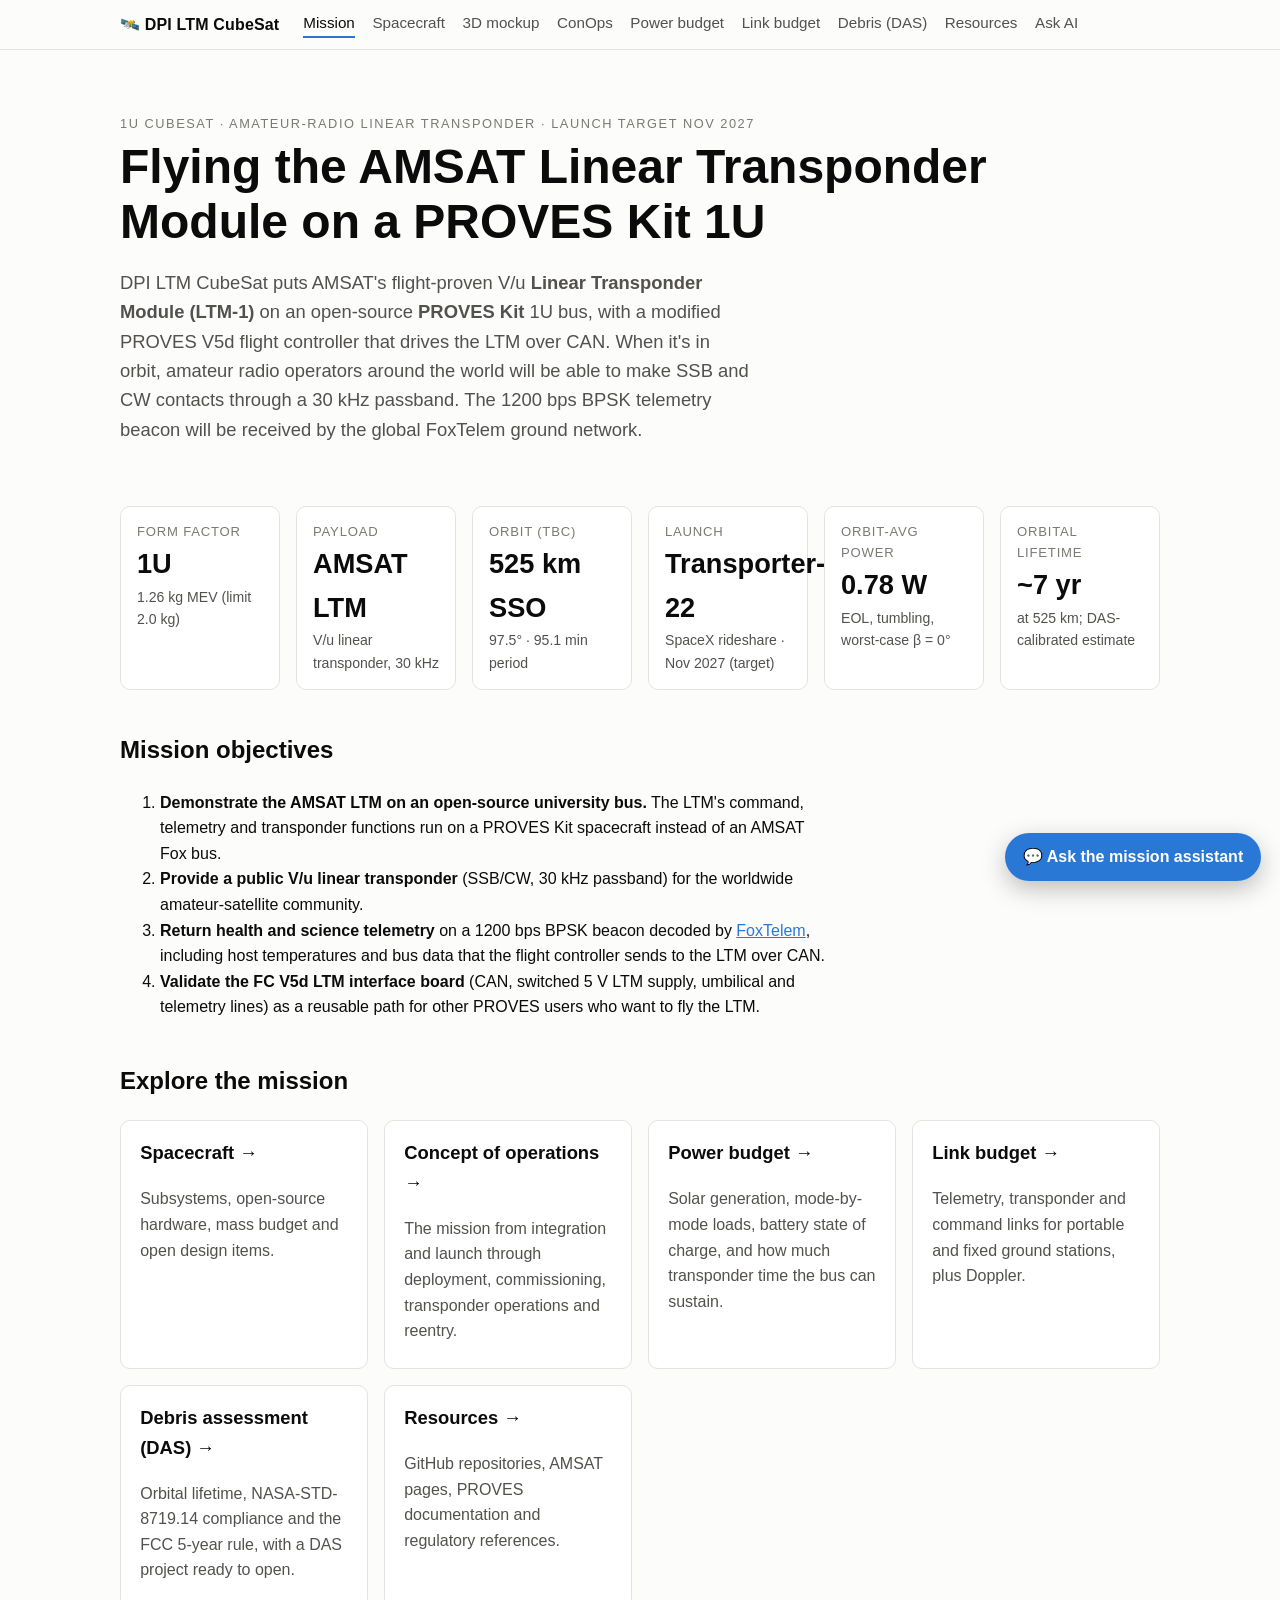
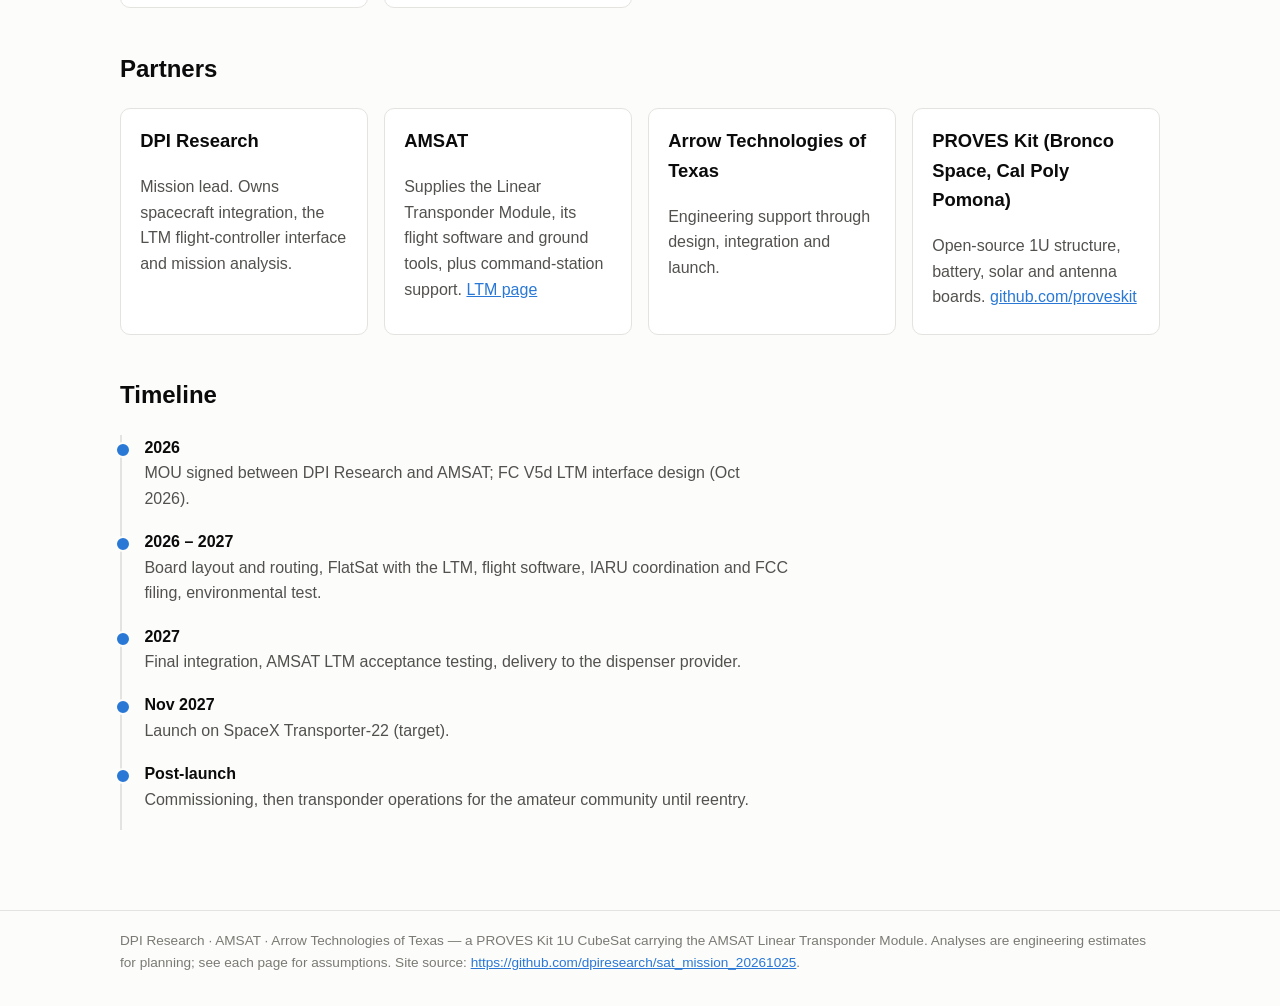
<file: public/index.html>
<!doctype html>
<html lang="en">
<head>
<meta charset="utf-8">
<meta name="viewport" content="width=device-width, initial-scale=1">
<title>Mission overview · DPI LTM CubeSat</title>
<meta name="description" content="DPI LTM CubeSat: a 1U PROVES-based CubeSat flying the AMSAT Linear Transponder Module.">
<link rel="stylesheet" href="styles.css">
<script>window.CHAT_API = "https://ft7wexcs4a3gsxrlkjhkfuvalu0zglan.lambda-url.us-east-1.on.aws/";</script><script src="chat.js" defer></script>
</head>
<body>
<header class="site"><div class="inner">
<a class="brand" href="index.html">🛰️ DPI LTM CubeSat</a>
<nav><a href="index.html" class="active">Mission</a><a href="spacecraft.html">Spacecraft</a><a href="mockup.html">3D mockup</a><a href="conops.html">ConOps</a><a href="power.html">Power budget</a><a href="link.html">Link budget</a><a href="das.html">Debris (DAS)</a><a href="resources.html">Resources</a><a href="ask.html">Ask AI</a></nav>
</div></header>
<main>

<section class="hero">
<div class="kicker">1U CubeSat · Amateur-radio linear transponder · Launch target Nov 2027</div>
<h1>Flying the AMSAT Linear Transponder Module on a PROVES Kit 1U</h1>
<p class="lede">DPI LTM CubeSat puts AMSAT's flight-proven V/u <b>Linear Transponder Module (LTM-1)</b> on an open-source
<b>PROVES Kit</b> 1U bus, with a modified PROVES V5d flight controller that drives the LTM over CAN. When it's in orbit, amateur radio
operators around the world will be able to make SSB and CW contacts through a 30 kHz passband. The 1200 bps BPSK
telemetry beacon will be received by the global FoxTelem ground network.</p>
</section>

<div class="stats">
<div class="stat"><div class="label">Form factor</div><div class="value">1U</div><div class="sub">1.26 kg MEV (limit 2.0 kg)</div></div>
<div class="stat"><div class="label">Payload</div><div class="value">AMSAT LTM</div><div class="sub">V/u linear transponder, 30 kHz</div></div>
<div class="stat"><div class="label">Orbit (TBC)</div><div class="value">525 km SSO</div><div class="sub">97.5° · 95.1 min period</div></div>
<div class="stat"><div class="label">Launch</div><div class="value">Transporter-22</div><div class="sub">SpaceX rideshare · Nov 2027 (target)</div></div>
<div class="stat"><div class="label">Orbit-avg power</div><div class="value">0.78 W</div><div class="sub">EOL, tumbling, worst-case β = 0°</div></div>
<div class="stat"><div class="label">Orbital lifetime</div><div class="value">~7 yr</div><div class="sub">at 525 km; DAS-calibrated estimate</div></div>
</div>

<h2>Mission objectives</h2>
<ol>
<li><b>Demonstrate the AMSAT LTM on an open-source university bus.</b> The LTM's command, telemetry and transponder functions run on a PROVES Kit spacecraft instead of an AMSAT Fox bus.</li>
<li><b>Provide a public V/u linear transponder</b> (SSB/CW, 30 kHz passband) for the worldwide amateur-satellite community.</li>
<li><b>Return health and science telemetry</b> on a 1200 bps BPSK beacon decoded by <a href="https://www.amsat.org/foxtelem-software-for-windows-mac-linux/">FoxTelem</a>, including host temperatures and bus data that the flight controller sends to the LTM over CAN.</li>
<li><b>Validate the FC V5d LTM interface board</b> (CAN, switched 5 V LTM supply, umbilical and telemetry lines) as a reusable path for other PROVES users who want to fly the LTM.</li>
</ol>

<h2>Explore the mission</h2>
<div class="grid">
<a class="card" href="spacecraft.html"><h3>Spacecraft →</h3><p>Subsystems, open-source hardware, mass budget and open design items.</p></a>
<a class="card" href="conops.html"><h3>Concept of operations →</h3><p>The mission from integration and launch through deployment, commissioning, transponder operations and reentry.</p></a>
<a class="card" href="power.html"><h3>Power budget →</h3><p>Solar generation, mode-by-mode loads, battery state of charge, and how much transponder time the bus can sustain.</p></a>
<a class="card" href="link.html"><h3>Link budget →</h3><p>Telemetry, transponder and command links for portable and fixed ground stations, plus Doppler.</p></a>
<a class="card" href="das.html"><h3>Debris assessment (DAS) →</h3><p>Orbital lifetime, NASA-STD-8719.14 compliance and the FCC 5-year rule, with a DAS project ready to open.</p></a>
<a class="card" href="resources.html"><h3>Resources →</h3><p>GitHub repositories, AMSAT pages, PROVES documentation and regulatory references.</p></a>
</div>

<h2>Partners</h2>
<div class="grid">
<div class="card"><h3>DPI Research</h3><p>Mission lead. Owns spacecraft integration, the LTM flight-controller interface and mission analysis.</p></div>
<div class="card"><h3>AMSAT</h3><p>Supplies the Linear Transponder Module, its flight software and ground tools, plus command-station support. <a href="https://www.amsat.org/amsat-linear-transponder-module/">LTM page</a></p></div>
<div class="card"><h3>Arrow Technologies of Texas</h3><p>Engineering support through design, integration and launch.</p></div>
<div class="card"><h3>PROVES Kit (Bronco Space, Cal Poly Pomona)</h3><p>Open-source 1U structure, battery, solar and antenna boards. <a href="https://github.com/proveskit">github.com/proveskit</a></p></div>
</div>

<h2>Timeline</h2>
<ul class="timeline">
<li><div class="when">2026</div><div class="what">MOU signed between DPI Research and AMSAT; FC V5d LTM interface design (Oct 2026).</div></li>
<li><div class="when">2026 – 2027</div><div class="what">Board layout and routing, FlatSat with the LTM, flight software, IARU coordination and FCC filing, environmental test.</div></li>
<li><div class="when">2027</div><div class="what">Final integration, AMSAT LTM acceptance testing, delivery to the dispenser provider.</div></li>
<li><div class="when">Nov 2027</div><div class="what">Launch on SpaceX Transporter-22 (target).</div></li>
<li><div class="when">Post-launch</div><div class="what">Commissioning, then transponder operations for the amateur community until reentry.</div></li>
</ul>

</main>
<footer class="site"><div class="inner">
DPI Research · AMSAT · Arrow Technologies of Texas — a PROVES Kit 1U CubeSat carrying the AMSAT Linear Transponder Module.
Analyses are engineering estimates for planning; see each page for assumptions. Site source: <a href="https://github.com/dpiresearch/sat_mission_20261025">https://github.com/dpiresearch/sat_mission_20261025</a>.
</div></footer>
</body>
</html>
</file>
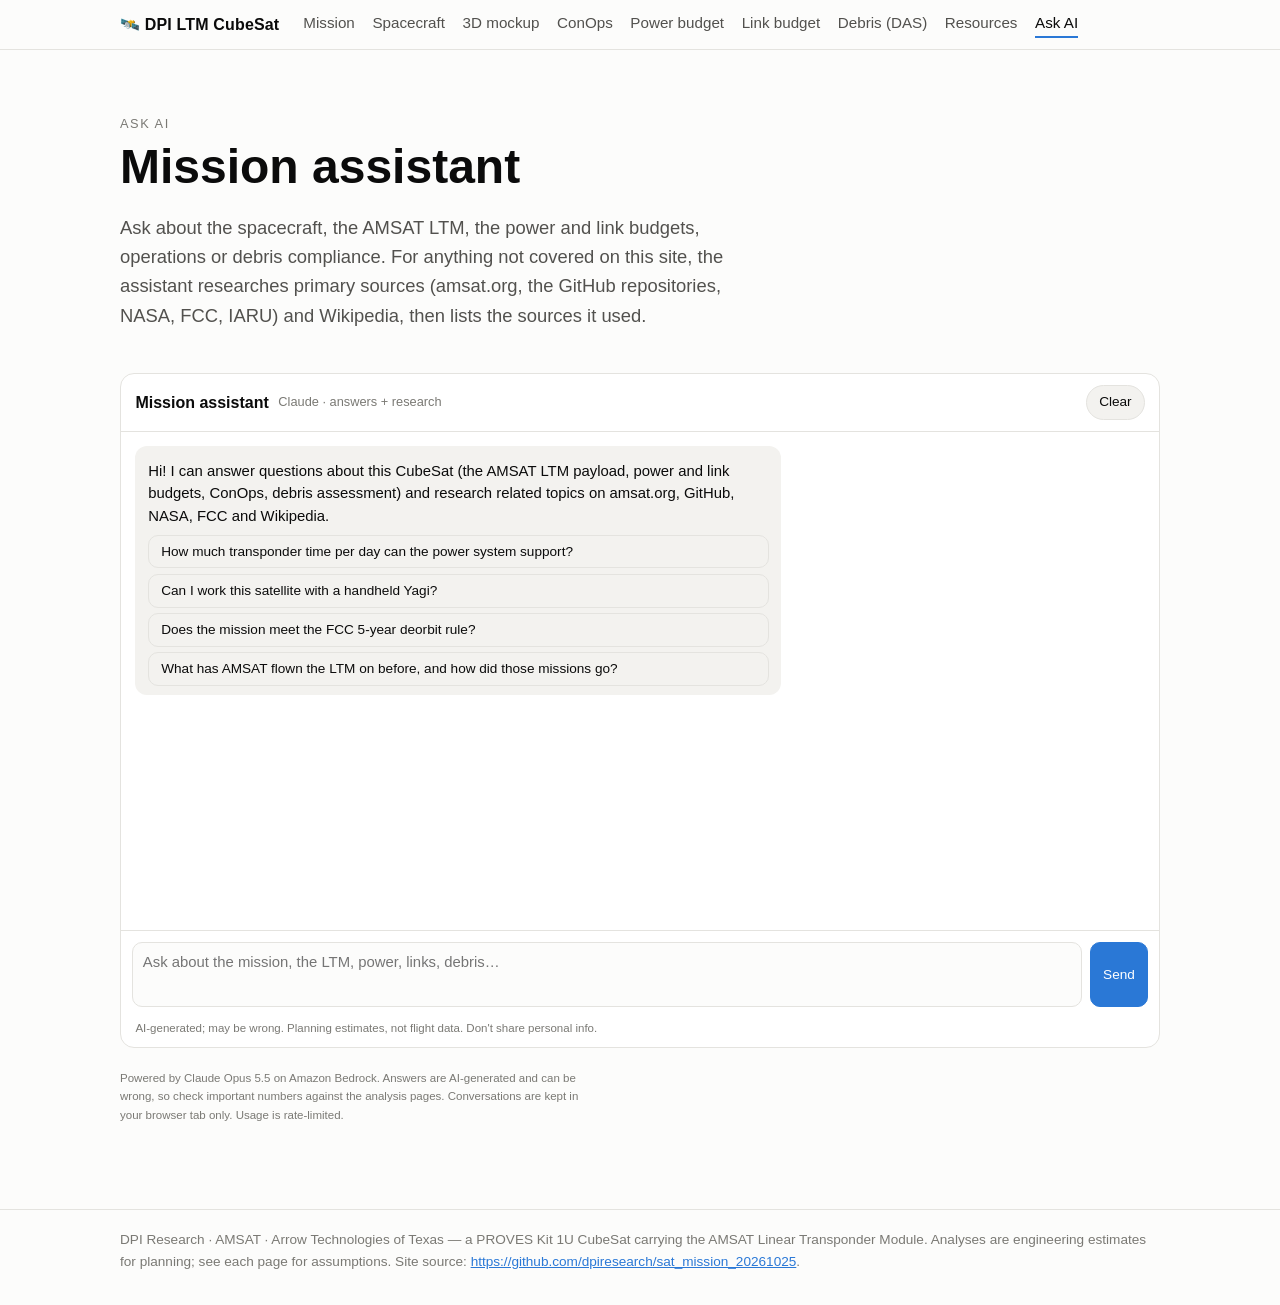
<file: public/ask.html>
<!doctype html>
<html lang="en">
<head>
<meta charset="utf-8">
<meta name="viewport" content="width=device-width, initial-scale=1">
<title>Ask AI · DPI LTM CubeSat</title>
<meta name="description" content="DPI LTM CubeSat: a 1U PROVES-based CubeSat flying the AMSAT Linear Transponder Module.">
<link rel="stylesheet" href="styles.css">
<script>window.CHAT_API = "https://ft7wexcs4a3gsxrlkjhkfuvalu0zglan.lambda-url.us-east-1.on.aws/";</script><script src="chat.js" defer></script>
</head>
<body>
<header class="site"><div class="inner">
<a class="brand" href="index.html">🛰️ DPI LTM CubeSat</a>
<nav><a href="index.html">Mission</a><a href="spacecraft.html">Spacecraft</a><a href="mockup.html">3D mockup</a><a href="conops.html">ConOps</a><a href="power.html">Power budget</a><a href="link.html">Link budget</a><a href="das.html">Debris (DAS)</a><a href="resources.html">Resources</a><a href="ask.html" class="active">Ask AI</a></nav>
</div></header>
<main>

<section class="hero"><div class="kicker">Ask AI</div>
<h1>Mission assistant</h1>
<p class="lede">Ask about the spacecraft, the AMSAT LTM, the power and link budgets, operations or debris compliance. For anything not
covered on this site, the assistant researches primary sources (amsat.org, the GitHub repositories, NASA, FCC, IARU) and Wikipedia,
then lists the sources it used.</p></section>

<div id="chat-page"></div>
<p class="chat-foot" style="padding:0.6rem 0">Powered by Claude Opus 5.5 on Amazon Bedrock. Answers are AI-generated and can be wrong, so check
important numbers against the analysis pages. Conversations are kept in your browser tab only. Usage is rate-limited.</p>

</main>
<footer class="site"><div class="inner">
DPI Research · AMSAT · Arrow Technologies of Texas — a PROVES Kit 1U CubeSat carrying the AMSAT Linear Transponder Module.
Analyses are engineering estimates for planning; see each page for assumptions. Site source: <a href="https://github.com/dpiresearch/sat_mission_20261025">https://github.com/dpiresearch/sat_mission_20261025</a>.
</div></footer>
</body>
</html>
</file>
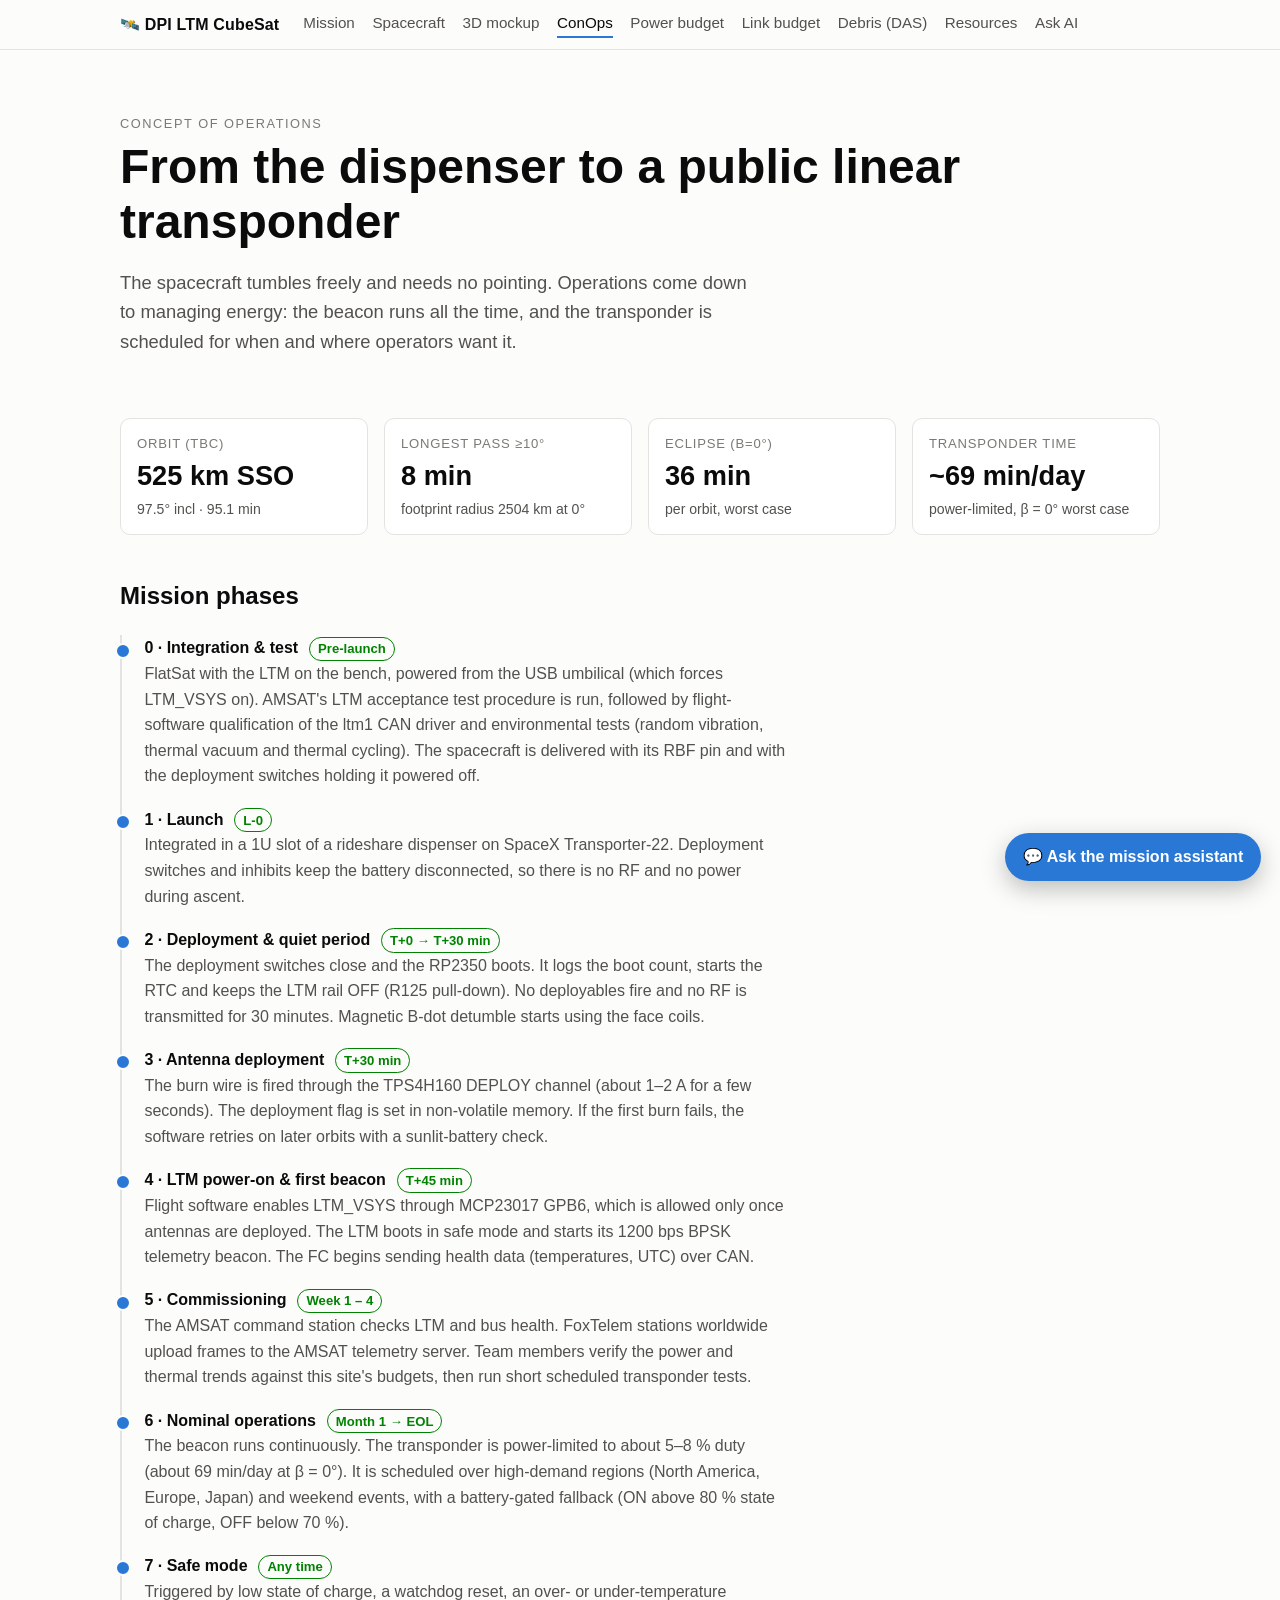
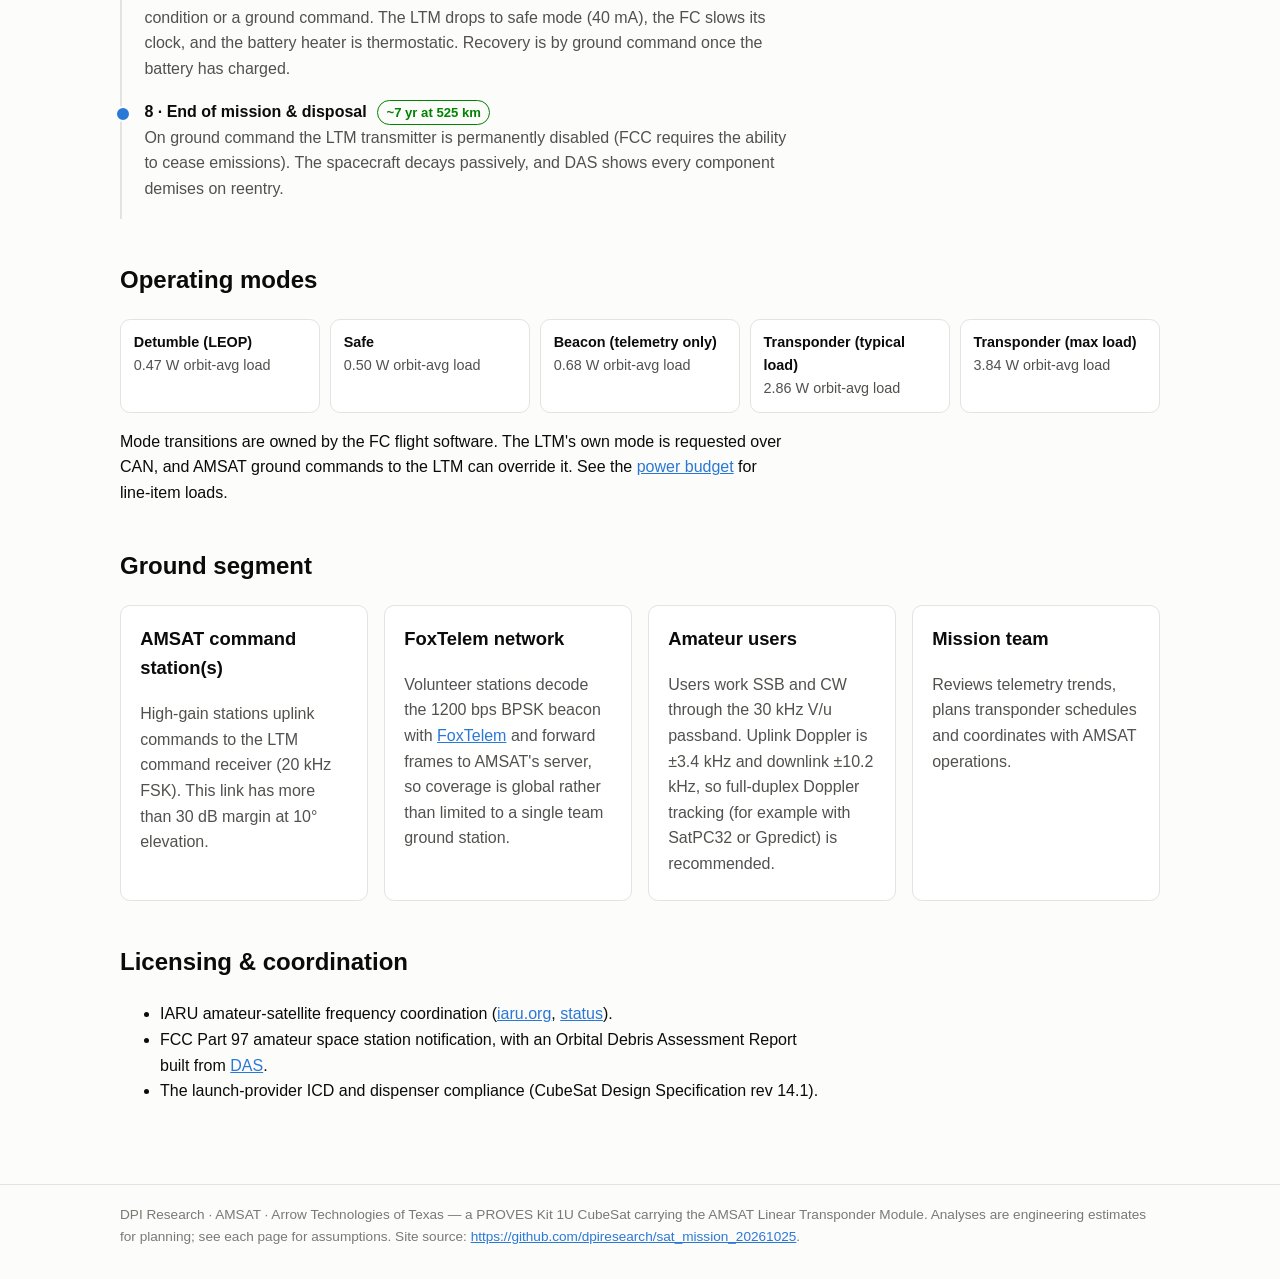
<file: public/conops.html>
<!doctype html>
<html lang="en">
<head>
<meta charset="utf-8">
<meta name="viewport" content="width=device-width, initial-scale=1">
<title>Concept of operations · DPI LTM CubeSat</title>
<meta name="description" content="DPI LTM CubeSat: a 1U PROVES-based CubeSat flying the AMSAT Linear Transponder Module.">
<link rel="stylesheet" href="styles.css">
<script>window.CHAT_API = "https://ft7wexcs4a3gsxrlkjhkfuvalu0zglan.lambda-url.us-east-1.on.aws/";</script><script src="chat.js" defer></script>
</head>
<body>
<header class="site"><div class="inner">
<a class="brand" href="index.html">🛰️ DPI LTM CubeSat</a>
<nav><a href="index.html">Mission</a><a href="spacecraft.html">Spacecraft</a><a href="mockup.html">3D mockup</a><a href="conops.html" class="active">ConOps</a><a href="power.html">Power budget</a><a href="link.html">Link budget</a><a href="das.html">Debris (DAS)</a><a href="resources.html">Resources</a><a href="ask.html">Ask AI</a></nav>
</div></header>
<main>

<section class="hero"><div class="kicker">Concept of operations</div>
<h1>From the dispenser to a public linear transponder</h1>
<p class="lede">The spacecraft tumbles freely and needs no pointing. Operations come down to managing energy: the beacon runs all the time,
and the transponder is scheduled for when and where operators want it.</p></section>

<div class="stats">
<div class="stat"><div class="label">Orbit (TBC)</div><div class="value">525 km SSO</div><div class="sub">97.5° incl · 95.1 min</div></div>
<div class="stat"><div class="label">Longest pass ≥10°</div><div class="value">8 min</div><div class="sub">footprint radius 2504 km at 0°</div></div>
<div class="stat"><div class="label">Eclipse (β=0°)</div><div class="value">36 min</div><div class="sub">per orbit, worst case</div></div>
<div class="stat"><div class="label">Transponder time</div><div class="value">~69 min/day</div><div class="sub">power-limited, β = 0° worst case</div></div>
</div>

<h2>Mission phases</h2>
<ul class="timeline"><li><div class="when">0 · Integration &amp; test <span class="badge good" style="margin-left:.4rem">Pre-launch</span></div><div class="what">FlatSat with the LTM on the bench, powered from the USB umbilical (which forces LTM_VSYS on). AMSAT&#x27;s LTM acceptance test procedure is run, followed by flight-software qualification of the ltm1 CAN driver and environmental tests (random vibration, thermal vacuum and thermal cycling). The spacecraft is delivered with its RBF pin and with the deployment switches holding it powered off.</div></li><li><div class="when">1 · Launch <span class="badge good" style="margin-left:.4rem">L-0</span></div><div class="what">Integrated in a 1U slot of a rideshare dispenser on SpaceX Transporter-22. Deployment switches and inhibits keep the battery disconnected, so there is no RF and no power during ascent.</div></li><li><div class="when">2 · Deployment &amp; quiet period <span class="badge good" style="margin-left:.4rem">T+0 → T+30 min</span></div><div class="what">The deployment switches close and the RP2350 boots. It logs the boot count, starts the RTC and keeps the LTM rail OFF (R125 pull-down). No deployables fire and no RF is transmitted for 30 minutes. Magnetic B-dot detumble starts using the face coils.</div></li><li><div class="when">3 · Antenna deployment <span class="badge good" style="margin-left:.4rem">T+30 min</span></div><div class="what">The burn wire is fired through the TPS4H160 DEPLOY channel (about 1–2 A for a few seconds). The deployment flag is set in non-volatile memory. If the first burn fails, the software retries on later orbits with a sunlit-battery check.</div></li><li><div class="when">4 · LTM power-on &amp; first beacon <span class="badge good" style="margin-left:.4rem">T+45 min</span></div><div class="what">Flight software enables LTM_VSYS through MCP23017 GPB6, which is allowed only once antennas are deployed. The LTM boots in safe mode and starts its 1200 bps BPSK telemetry beacon. The FC begins sending health data (temperatures, UTC) over CAN.</div></li><li><div class="when">5 · Commissioning <span class="badge good" style="margin-left:.4rem">Week 1 – 4</span></div><div class="what">The AMSAT command station checks LTM and bus health. FoxTelem stations worldwide upload frames to the AMSAT telemetry server. Team members verify the power and thermal trends against this site&#x27;s budgets, then run short scheduled transponder tests.</div></li><li><div class="when">6 · Nominal operations <span class="badge good" style="margin-left:.4rem">Month 1 → EOL</span></div><div class="what">The beacon runs continuously. The transponder is power-limited to about 5–8 % duty (about 69 min/day at β = 0°). It is scheduled over high-demand regions (North America, Europe, Japan) and weekend events, with a battery-gated fallback (ON above 80 % state of charge, OFF below 70 %).</div></li><li><div class="when">7 · Safe mode <span class="badge good" style="margin-left:.4rem">Any time</span></div><div class="what">Triggered by low state of charge, a watchdog reset, an over- or under-temperature condition or a ground command. The LTM drops to safe mode (40 mA), the FC slows its clock, and the battery heater is thermostatic. Recovery is by ground command once the battery has charged.</div></li><li><div class="when">8 · End of mission &amp; disposal <span class="badge good" style="margin-left:.4rem">~7 yr at 525 km</span></div><div class="what">On ground command the LTM transmitter is permanently disabled (FCC requires the ability to cease emissions). The spacecraft decays passively, and DAS shows every component demises on reentry.</div></li></ul>

<h2>Operating modes</h2>
<div class="modes"><div class="mode"><b>Detumble (LEOP)</b><span>0.47 W orbit-avg load</span></div><div class="mode"><b>Safe</b><span>0.50 W orbit-avg load</span></div><div class="mode"><b>Beacon (telemetry only)</b><span>0.68 W orbit-avg load</span></div><div class="mode"><b>Transponder (typical load)</b><span>2.86 W orbit-avg load</span></div><div class="mode"><b>Transponder (max load)</b><span>3.84 W orbit-avg load</span></div></div>
<p>Mode transitions are owned by the FC flight software. The LTM's own mode is requested over CAN, and AMSAT ground commands to the LTM
can override it. See the <a href="power.html">power budget</a> for line-item loads.</p>

<h2>Ground segment</h2>
<div class="grid">
<div class="card"><h3>AMSAT command station(s)</h3><p>High-gain stations uplink commands to the LTM command receiver (20 kHz FSK). This link has
more than 30 dB margin at 10° elevation.</p></div>
<div class="card"><h3>FoxTelem network</h3><p>Volunteer stations decode the 1200 bps BPSK beacon with <a href="https://www.amsat.org/foxtelem-software-for-windows-mac-linux/">FoxTelem</a> and forward
frames to AMSAT's server, so coverage is global rather than limited to a single team ground station.</p></div>
<div class="card"><h3>Amateur users</h3><p>Users work SSB and CW through the 30 kHz V/u passband. Uplink Doppler is ±3.4 kHz and downlink
±10.2 kHz, so full-duplex Doppler tracking (for example with SatPC32 or Gpredict) is recommended.</p></div>
<div class="card"><h3>Mission team</h3><p>Reviews telemetry trends, plans transponder schedules and coordinates with AMSAT operations.</p></div>
</div>

<h2>Licensing & coordination</h2>
<ul>
<li>IARU amateur-satellite frequency coordination (<a href="https://www.iaru.org/reference/satellites/">iaru.org</a>, <a href="https://iaru.amsat-uk.org/">status</a>).</li>
<li>FCC Part 97 amateur space station notification, with an Orbital Debris Assessment Report built from <a href="das.html">DAS</a>.</li>
<li>The launch-provider ICD and dispenser compliance (CubeSat Design Specification rev 14.1).</li>
</ul>

</main>
<footer class="site"><div class="inner">
DPI Research · AMSAT · Arrow Technologies of Texas — a PROVES Kit 1U CubeSat carrying the AMSAT Linear Transponder Module.
Analyses are engineering estimates for planning; see each page for assumptions. Site source: <a href="https://github.com/dpiresearch/sat_mission_20261025">https://github.com/dpiresearch/sat_mission_20261025</a>.
</div></footer>
</body>
</html>
</file>
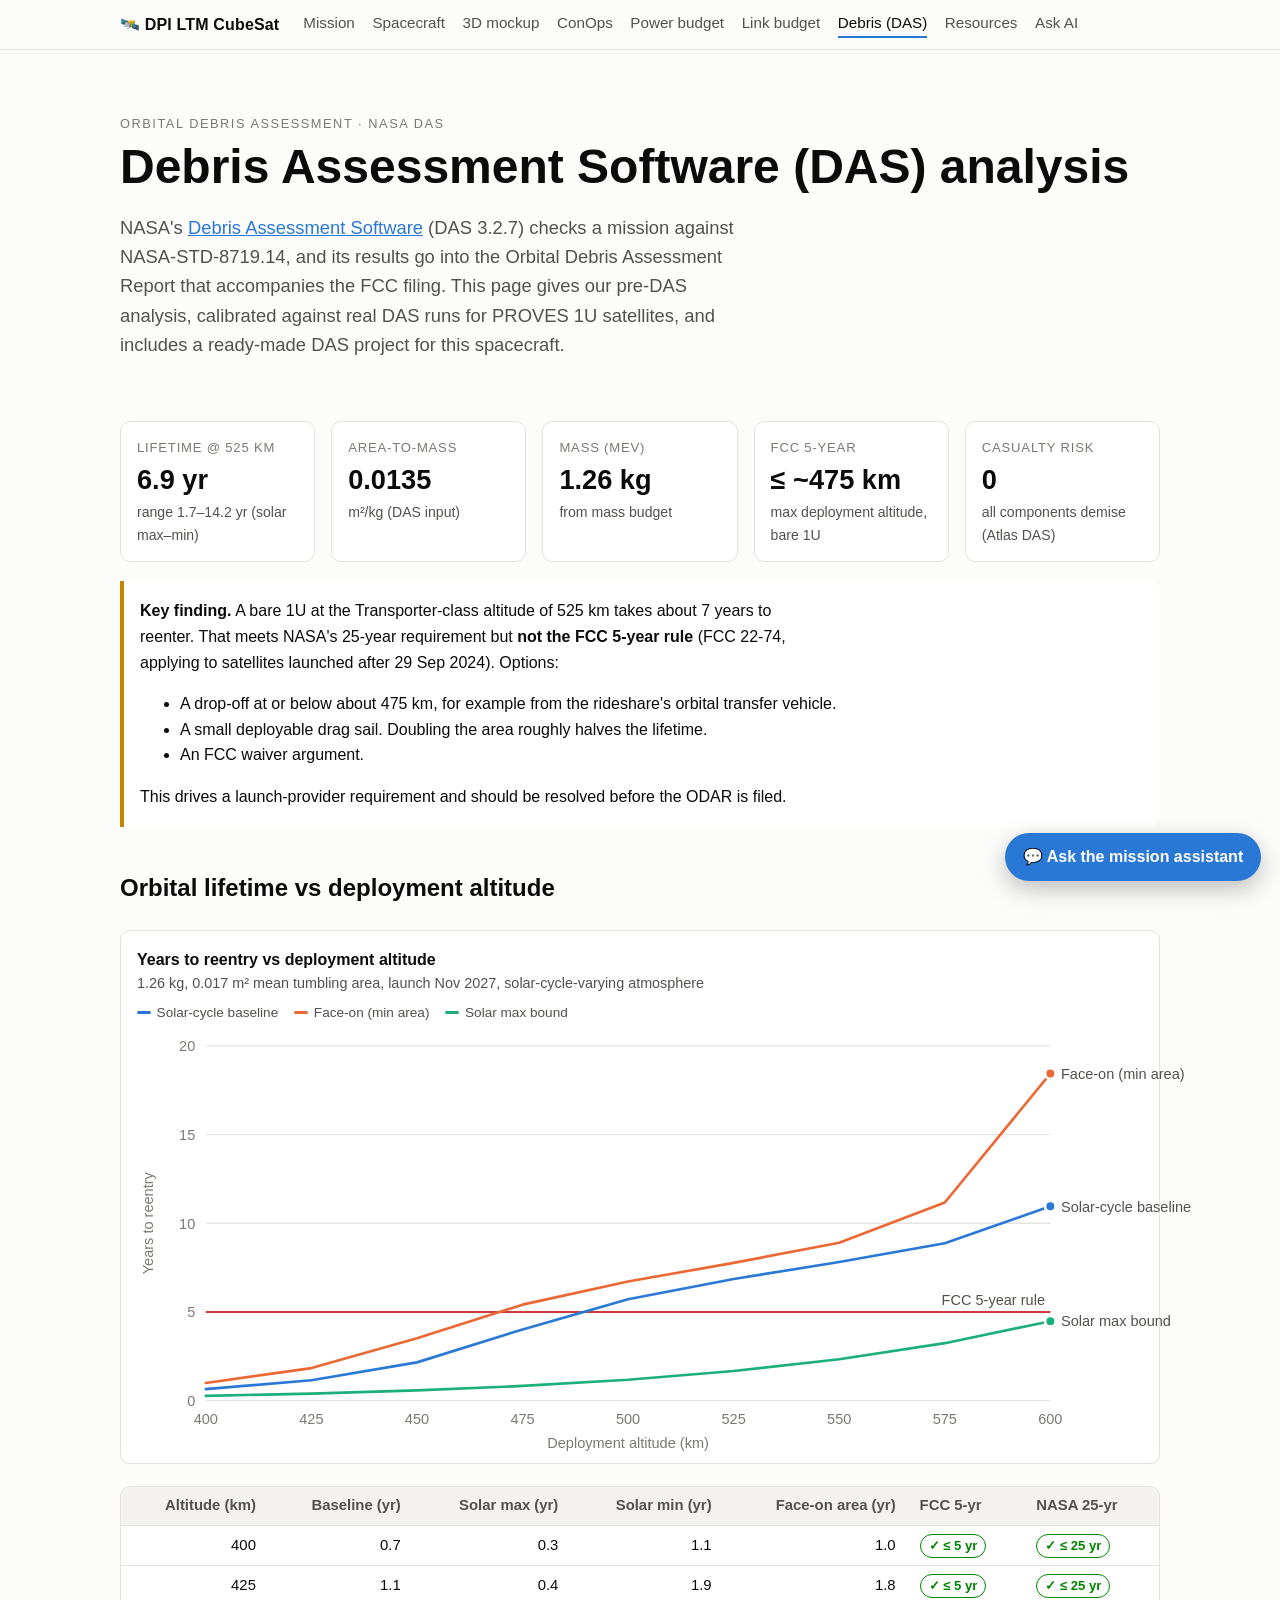
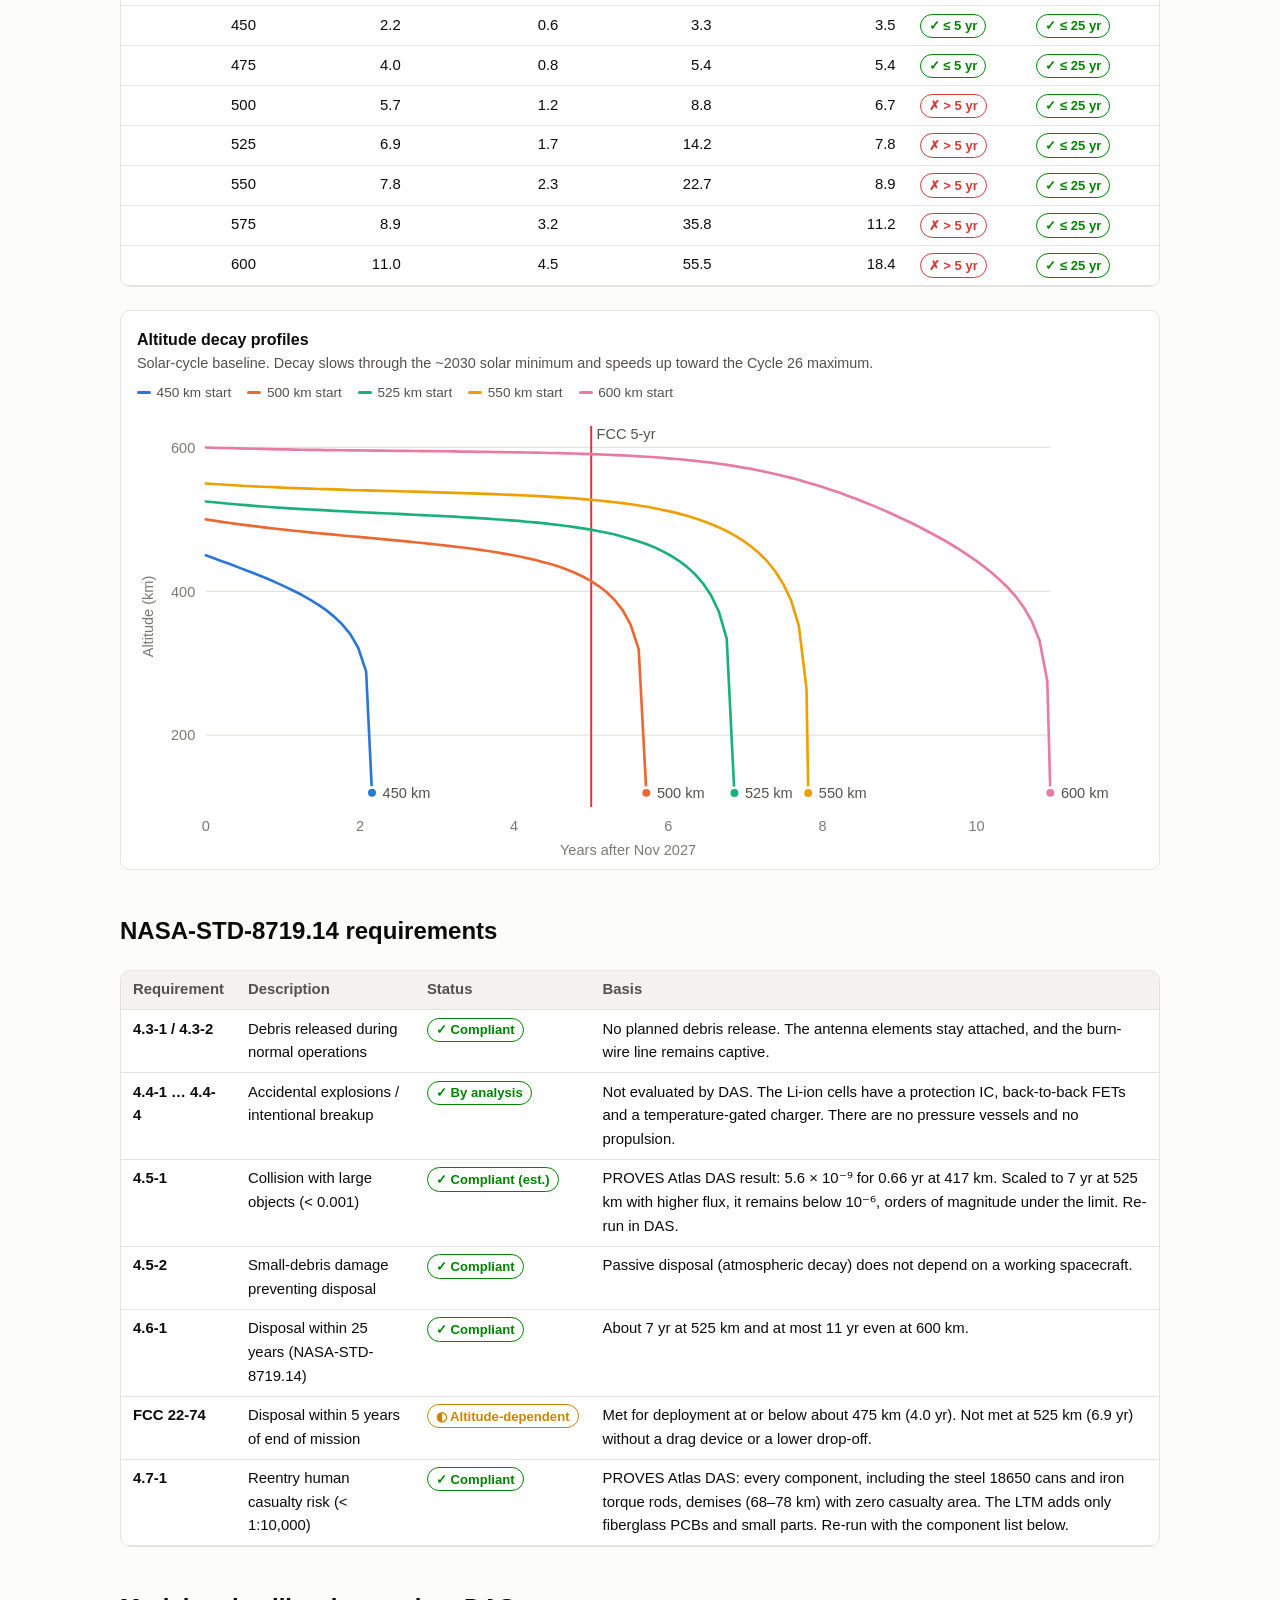
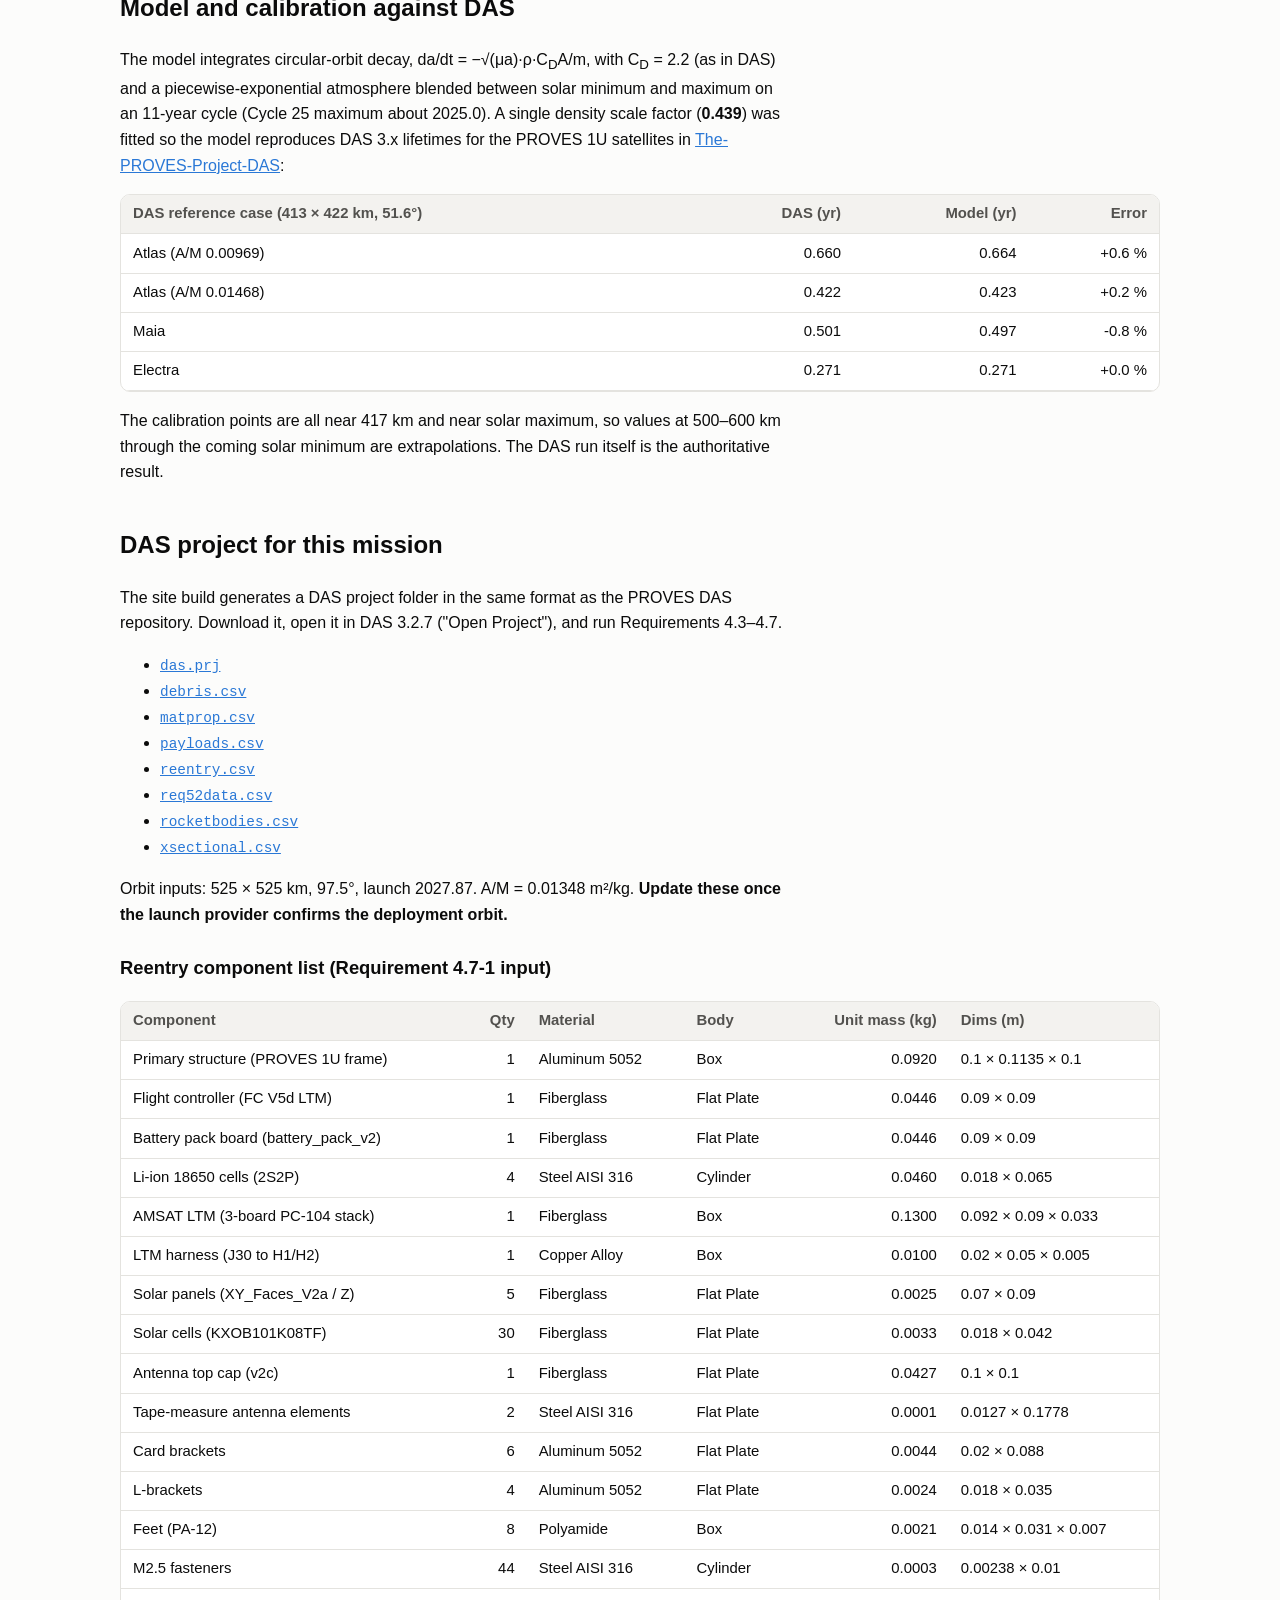
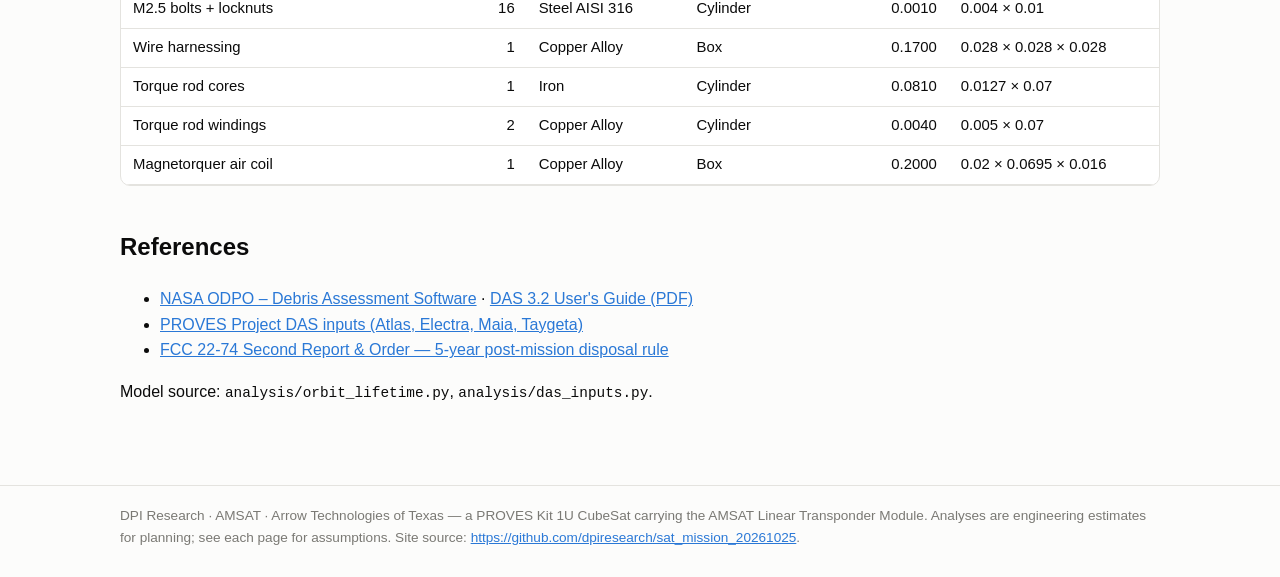
<file: public/das.html>
<!doctype html>
<html lang="en">
<head>
<meta charset="utf-8">
<meta name="viewport" content="width=device-width, initial-scale=1">
<title>Debris assessment (DAS) · DPI LTM CubeSat</title>
<meta name="description" content="DPI LTM CubeSat: a 1U PROVES-based CubeSat flying the AMSAT Linear Transponder Module.">
<link rel="stylesheet" href="styles.css">
<script src="charts.js" defer></script><script>window.CHAT_API = "https://ft7wexcs4a3gsxrlkjhkfuvalu0zglan.lambda-url.us-east-1.on.aws/";</script><script src="chat.js" defer></script>
</head>
<body>
<header class="site"><div class="inner">
<a class="brand" href="index.html">🛰️ DPI LTM CubeSat</a>
<nav><a href="index.html">Mission</a><a href="spacecraft.html">Spacecraft</a><a href="mockup.html">3D mockup</a><a href="conops.html">ConOps</a><a href="power.html">Power budget</a><a href="link.html">Link budget</a><a href="das.html" class="active">Debris (DAS)</a><a href="resources.html">Resources</a><a href="ask.html">Ask AI</a></nav>
</div></header>
<main>

<section class="hero"><div class="kicker">Orbital debris assessment · NASA DAS</div>
<h1>Debris Assessment Software (DAS) analysis</h1>
<p class="lede">NASA's <a href="https://orbitaldebris.jsc.nasa.gov/mitigation/debris-assessment-software.html">Debris Assessment Software</a> (DAS 3.2.7) checks a mission against NASA-STD-8719.14, and its results go into the
Orbital Debris Assessment Report that accompanies the FCC filing. This page gives our pre-DAS analysis, calibrated against real
DAS runs for PROVES 1U satellites, and includes a ready-made DAS project for this spacecraft.</p></section>

<div class="stats">
<div class="stat"><div class="label">Lifetime @ 525 km</div><div class="value">6.9 yr</div><div class="sub">range 1.7–14.2 yr (solar max–min)</div></div>
<div class="stat"><div class="label">Area-to-mass</div><div class="value">0.0135</div><div class="sub">m²/kg (DAS input)</div></div>
<div class="stat"><div class="label">Mass (MEV)</div><div class="value">1.26 kg</div><div class="sub">from mass budget</div></div>
<div class="stat"><div class="label">FCC 5-year</div><div class="value">≤ ~475 km</div><div class="sub">max deployment altitude, bare 1U</div></div>
<div class="stat"><div class="label">Casualty risk</div><div class="value">0</div><div class="sub">all components demise (Atlas DAS)</div></div>
</div>

<div class="callout warn">
<p><b>Key finding.</b> A bare 1U at the Transporter-class altitude of 525 km takes about 7 years to reenter. That meets NASA's 25-year
requirement but <b>not the FCC 5-year rule</b> (FCC 22-74, applying to satellites launched after 29 Sep 2024). Options:</p>
<ul>
<li>A drop-off at or below about 475 km, for example from the rideshare's orbital transfer vehicle.</li>
<li>A small deployable drag sail. Doubling the area roughly halves the lifetime.</li>
<li>An FCC waiver argument.</li>
</ul>
<p>This drives a launch-provider requirement and should be resolved before the ODAR is filed.</p>
</div>

<h2>Orbital lifetime vs deployment altitude</h2>
<figure class="chart" data-chart="line" data-src="chart6"><figcaption><div class="title">Years to reentry vs deployment altitude</div><div class="subtitle">1.26 kg, 0.017 m² mean tumbling area, launch Nov 2027, solar-cycle-varying atmosphere</div></figcaption><script type="application/json" id="chart6">{"series":[{"name":"Solar-cycle baseline","slot":0,"points":[[400,0.6519646813773017],[425,1.1490620870033117],[450,2.1564422088277033],[475,4.012405594055806],[500,5.71492191139968],[525,6.857768954447421],[550,7.81583388031753],[575,8.875734613887252],[600,10.956964240504407]]},{"name":"Face-on (min area)","slot":1,"points":[[400,0.9924005776627944],[425,1.8364475538699991],[450,3.5127751789279014],[475,5.412416918283193],[500,6.716850259110669],[525,7.764981015994171],[550,8.906137814744726],[575,11.169559872196693],[600,18.43886761918866]]},{"name":"Solar max bound","slot":2,"points":[[400,0.26758967260914984],[425,0.39520690203565306],[450,0.5752136203501776],[475,0.8279017620170726],[500,1.1812261809840658],[525,1.6687193087031422],[550,2.3334046525375385],[575,3.240813625276227],[600,4.480940323104495]]}],"refs":[{"y":5,"label":"FCC 5-year rule"}],"xlabel":"Deployment altitude (km)","ylabel":"Years to reentry","yunit":"yr","ydp":1,"xdp":0,"ymin":0,"ymax":20,"xmin":400,"xmax":600}</script></figure>
<div class="table-wrap"><table><thead><tr><th class="num">Altitude (km)</th><th class="num">Baseline (yr)</th><th class="num">Solar max (yr)</th><th class="num">Solar min (yr)</th><th class="num">Face-on area (yr)</th><th>FCC 5-yr</th><th>NASA 25-yr</th></tr></thead><tbody><tr><td class="num">400</td><td class="num">0.7</td><td class="num">0.3</td><td class="num">1.1</td><td class="num">1.0</td><td><span class="badge good">✓ ≤ 5 yr</span></td><td><span class="badge good">✓ ≤ 25 yr</span></td></tr><tr><td class="num">425</td><td class="num">1.1</td><td class="num">0.4</td><td class="num">1.9</td><td class="num">1.8</td><td><span class="badge good">✓ ≤ 5 yr</span></td><td><span class="badge good">✓ ≤ 25 yr</span></td></tr><tr><td class="num">450</td><td class="num">2.2</td><td class="num">0.6</td><td class="num">3.3</td><td class="num">3.5</td><td><span class="badge good">✓ ≤ 5 yr</span></td><td><span class="badge good">✓ ≤ 25 yr</span></td></tr><tr><td class="num">475</td><td class="num">4.0</td><td class="num">0.8</td><td class="num">5.4</td><td class="num">5.4</td><td><span class="badge good">✓ ≤ 5 yr</span></td><td><span class="badge good">✓ ≤ 25 yr</span></td></tr><tr><td class="num">500</td><td class="num">5.7</td><td class="num">1.2</td><td class="num">8.8</td><td class="num">6.7</td><td><span class="badge bad">✗ > 5 yr</span></td><td><span class="badge good">✓ ≤ 25 yr</span></td></tr><tr><td class="num">525</td><td class="num">6.9</td><td class="num">1.7</td><td class="num">14.2</td><td class="num">7.8</td><td><span class="badge bad">✗ > 5 yr</span></td><td><span class="badge good">✓ ≤ 25 yr</span></td></tr><tr><td class="num">550</td><td class="num">7.8</td><td class="num">2.3</td><td class="num">22.7</td><td class="num">8.9</td><td><span class="badge bad">✗ > 5 yr</span></td><td><span class="badge good">✓ ≤ 25 yr</span></td></tr><tr><td class="num">575</td><td class="num">8.9</td><td class="num">3.2</td><td class="num">35.8</td><td class="num">11.2</td><td><span class="badge bad">✗ > 5 yr</span></td><td><span class="badge good">✓ ≤ 25 yr</span></td></tr><tr><td class="num">600</td><td class="num">11.0</td><td class="num">4.5</td><td class="num">55.5</td><td class="num">18.4</td><td><span class="badge bad">✗ > 5 yr</span></td><td><span class="badge good">✓ ≤ 25 yr</span></td></tr></tbody></table></div>
<figure class="chart" data-chart="line" data-src="chart7"><figcaption><div class="title">Altitude decay profiles</div><div class="subtitle">Solar-cycle baseline. Decay slows through the ~2030 solar minimum and speeds up toward the Cycle 26 maximum.</div></figcaption><script type="application/json" id="chart7">{"series":[{"name":"450 km start","slot":0,"points":[[0.0,450],[0.104,446.0],[0.208,441.9],[0.312,437.8],[0.416,433.6],[0.52,429.4],[0.624,425.0],[0.728,420.5],[0.832,415.9],[0.936,411.0],[1.04,405.9],[1.144,400.5],[1.248,394.8],[1.352,388.5],[1.457,381.6],[1.561,373.8],[1.665,364.8],[1.769,354.1],[1.873,340.5],[1.976,321.5],[2.079,288.5],[2.156,120.0],[2.156,120.0]],"endLabel":"450 km"},{"name":"500 km start","slot":1,"points":[[0.0,500],[0.104,498.3],[0.208,496.6],[0.312,495.0],[0.416,493.5],[0.52,492.0],[0.624,490.6],[0.728,489.2],[0.832,487.9],[0.936,486.7],[1.04,485.4],[1.144,484.2],[1.248,483.1],[1.352,481.9],[1.457,480.8],[1.561,479.8],[1.665,478.7],[1.769,477.6],[1.873,476.6],[1.977,475.6],[2.081,474.6],[2.185,473.5],[2.289,472.5],[2.393,471.5],[2.497,470.4],[2.601,469.3],[2.705,468.2],[2.809,467.1],[2.913,466.0],[3.017,464.8],[3.121,463.5],[3.225,462.2],[3.329,460.9],[3.433,459.5],[3.537,458.0],[3.641,456.4],[3.745,454.6],[3.849,452.8],[3.953,450.8],[4.057,448.7],[4.162,446.3],[4.266,443.8],[4.37,440.9],[4.474,437.8],[4.578,434.3],[4.682,430.3],[4.786,425.8],[4.89,420.5],[4.994,414.5],[5.098,407.3],[5.202,398.6],[5.306,387.7],[5.41,373.4],[5.513,353.3],[5.616,319.8],[5.715,119.8],[5.715,119.8]],"endLabel":"500 km"},{"name":"525 km start","slot":2,"points":[[0.0,525],[0.104,523.8],[0.208,522.7],[0.312,521.7],[0.416,520.7],[0.52,519.8],[0.624,518.9],[0.728,518.0],[0.832,517.2],[0.936,516.5],[1.04,515.7],[1.144,515.0],[1.248,514.3],[1.352,513.7],[1.457,513.1],[1.561,512.5],[1.665,511.9],[1.769,511.3],[1.873,510.8],[1.977,510.2],[2.081,509.7],[2.185,509.1],[2.289,508.6],[2.393,508.1],[2.497,507.6],[2.601,507.0],[2.705,506.5],[2.809,506.0],[2.913,505.4],[3.017,504.8],[3.121,504.3],[3.225,503.7],[3.329,503.0],[3.433,502.4],[3.537,501.7],[3.641,501.0],[3.745,500.3],[3.849,499.5],[3.953,498.6],[4.057,497.8],[4.162,496.8],[4.266,495.8],[4.37,494.7],[4.474,493.5],[4.578,492.2],[4.682,490.8],[4.786,489.2],[4.89,487.5],[4.994,485.7],[5.098,483.6],[5.202,481.4],[5.306,478.9],[5.41,476.0],[5.514,472.9],[5.618,469.3],[5.722,465.3],[5.826,460.8],[5.93,455.5],[6.034,449.5],[6.138,442.4],[6.242,434.0],[6.346,423.8],[6.45,411.1],[6.554,394.6],[6.657,371.6],[6.758,334.1],[6.858,119.6],[6.858,119.6]],"endLabel":"525 km"},{"name":"550 km start","slot":3,"points":[[0.0,550],[0.104,549.2],[0.208,548.5],[0.312,547.8],[0.416,547.1],[0.52,546.5],[0.624,545.9],[0.728,545.4],[0.832,544.9],[0.936,544.4],[1.04,543.9],[1.144,543.5],[1.248,543.1],[1.352,542.7],[1.457,542.3],[1.561,542.0],[1.665,541.6],[1.769,541.3],[1.873,541.0],[1.977,540.6],[2.081,540.3],[2.185,540.0],[2.289,539.7],[2.393,539.4],[2.497,539.1],[2.601,538.8],[2.705,538.5],[2.809,538.2],[2.913,537.9],[3.017,537.6],[3.121,537.2],[3.225,536.9],[3.329,536.6],[3.433,536.2],[3.537,535.8],[3.641,535.5],[3.745,535.0],[3.849,534.6],[3.953,534.2],[4.057,533.7],[4.162,533.2],[4.266,532.6],[4.37,532.0],[4.474,531.4],[4.578,530.7],[4.682,530.0],[4.786,529.1],[4.89,528.3],[4.994,527.3],[5.098,526.3],[5.202,525.1],[5.306,523.9],[5.41,522.5],[5.514,521.0],[5.618,519.3],[5.722,517.5],[5.826,515.5],[5.93,513.2],[6.034,510.8],[6.138,508.0],[6.242,505.0],[6.346,501.6],[6.45,497.8],[6.554,493.6],[6.658,488.8],[6.762,483.5],[6.867,477.4],[6.971,470.4],[7.075,462.3],[7.179,452.9],[7.283,441.7],[7.387,428.0],[7.49,410.7],[7.592,387.7],[7.694,352.2],[7.794,264.2],[7.816,119.7]],"endLabel":"550 km"},{"name":"600 km start","slot":4,"points":[[0.0,600],[0.104,599.6],[0.208,599.3],[0.312,599.0],[0.416,598.7],[0.52,598.4],[0.624,598.1],[0.728,597.9],[0.832,597.7],[0.936,597.4],[1.04,597.2],[1.144,597.1],[1.248,596.9],[1.352,596.7],[1.457,596.6],[1.561,596.4],[1.665,596.3],[1.769,596.1],[1.873,596.0],[1.977,595.9],[2.081,595.7],[2.185,595.6],[2.289,595.5],[2.393,595.4],[2.497,595.3],[2.601,595.2],[2.705,595.0],[2.809,594.9],[2.913,594.8],[3.017,594.7],[3.121,594.6],[3.225,594.4],[3.329,594.3],[3.433,594.2],[3.537,594.0],[3.641,593.9],[3.745,593.7],[3.849,593.5],[3.953,593.4],[4.057,593.2],[4.162,593.0],[4.266,592.8],[4.37,592.6],[4.474,592.3],[4.578,592.0],[4.682,591.8],[4.786,591.5],[4.89,591.1],[4.994,590.8],[5.098,590.4],[5.202,589.9],[5.306,589.4],[5.41,588.9],[5.514,588.4],[5.618,587.7],[5.722,587.1],[5.826,586.3],[5.93,585.5],[6.034,584.6],[6.138,583.6],[6.242,582.6],[6.346,581.4],[6.45,580.2],[6.554,578.8],[6.658,577.3],[6.762,575.7],[6.867,574.0],[6.971,572.1],[7.075,570.1],[7.179,567.9],[7.283,565.6],[7.387,563.1],[7.491,560.5],[7.595,557.6],[7.699,554.7],[7.803,551.5],[7.907,548.2],[8.011,544.7],[8.115,541.0],[8.219,537.2],[8.323,533.1],[8.427,529.0],[8.531,524.6],[8.635,520.1],[8.739,515.4],[8.843,510.5],[8.947,505.5],[9.051,500.3],[9.155,494.9],[9.259,489.4],[9.363,483.6],[9.467,477.6],[9.572,471.3],[9.676,464.8],[9.78,457.9],[9.884,450.7],[9.988,443.0],[10.092,434.8],[10.196,425.9],[10.3,416.2],[10.404,405.3],[10.508,392.8],[10.612,377.7],[10.714,358.8],[10.816,331.8],[10.917,275.3],[10.957,119.8]],"endLabel":"600 km"}],"vrefs":[{"x":5,"label":"FCC 5-yr"}],"xlabel":"Years after Nov 2027","ylabel":"Altitude (km)","yunit":"km","ydp":0,"xdp":1,"ymin":100,"xmin":0,"height":340}</script></figure>

<h2>NASA-STD-8719.14 requirements</h2>
<div class="table-wrap"><table><thead><tr><th>Requirement</th><th>Description</th><th>Status</th><th>Basis</th></tr></thead><tbody><tr><td><b>4.3-1 / 4.3-2</b></td><td>Debris released during normal operations</td><td><span class="badge good">✓ Compliant</span></td><td>No planned debris release. The antenna elements stay attached, and the burn-wire line remains captive.</td></tr><tr><td><b>4.4-1 … 4.4-4</b></td><td>Accidental explosions / intentional breakup</td><td><span class="badge good">✓ By analysis</span></td><td>Not evaluated by DAS. The Li-ion cells have a protection IC, back-to-back FETs and a temperature-gated charger. There are no pressure vessels and no propulsion.</td></tr><tr><td><b>4.5-1</b></td><td>Collision with large objects (&lt; 0.001)</td><td><span class="badge good">✓ Compliant (est.)</span></td><td>PROVES Atlas DAS result: 5.6 × 10⁻⁹ for 0.66 yr at 417 km. Scaled to 7 yr at 525 km with higher flux, it remains below 10⁻⁶, orders of magnitude under the limit. Re-run in DAS.</td></tr><tr><td><b>4.5-2</b></td><td>Small-debris damage preventing disposal</td><td><span class="badge good">✓ Compliant</span></td><td>Passive disposal (atmospheric decay) does not depend on a working spacecraft.</td></tr><tr><td><b>4.6-1</b></td><td>Disposal within 25 years (NASA-STD-8719.14)</td><td><span class="badge good">✓ Compliant</span></td><td>About 7 yr at 525 km and at most 11 yr even at 600 km.</td></tr><tr><td><b>FCC 22-74</b></td><td>Disposal within 5 years of end of mission</td><td><span class="badge warn">◐ Altitude-dependent</span></td><td>Met for deployment at or below about 475 km (4.0 yr). Not met at 525 km (6.9 yr) without a drag device or a lower drop-off.</td></tr><tr><td><b>4.7-1</b></td><td>Reentry human casualty risk (&lt; 1:10,000)</td><td><span class="badge good">✓ Compliant</span></td><td>PROVES Atlas DAS: every component, including the steel 18650 cans and iron torque rods, demises (68–78 km) with zero casualty area. The LTM adds only fiberglass PCBs and small parts. Re-run with the component list below.</td></tr></tbody></table></div>

<h2>Model and calibration against DAS</h2>
<p>The model integrates circular-orbit decay, da/dt = −√(μa)·ρ·C<sub>D</sub>A/m, with C<sub>D</sub> = 2.2 (as in DAS) and a piecewise-exponential
atmosphere blended between solar minimum and maximum on an 11-year cycle (Cycle 25 maximum about 2025.0). A single density scale factor
(<b>0.439</b>) was fitted so the model reproduces DAS 3.x lifetimes for the PROVES 1U satellites in
<a href="https://github.com/proveskit/The-PROVES-Project-DAS">The-PROVES-Project-DAS</a>:</p>
<div class="table-wrap"><table><thead><tr><th>DAS reference case (413 × 422 km, 51.6°)</th><th class="num">DAS (yr)</th><th class="num">Model (yr)</th><th class="num">Error</th></tr></thead><tbody><tr><td>Atlas (A/M 0.00969)</td><td class="num">0.660</td><td class="num">0.664</td><td class="num">+0.6 %</td></tr><tr><td>Atlas (A/M 0.01468)</td><td class="num">0.422</td><td class="num">0.423</td><td class="num">+0.2 %</td></tr><tr><td>Maia</td><td class="num">0.501</td><td class="num">0.497</td><td class="num">-0.8 %</td></tr><tr><td>Electra</td><td class="num">0.271</td><td class="num">0.271</td><td class="num">+0.0 %</td></tr></tbody></table></div>
<p>The calibration points are all near 417 km and near solar maximum, so values at 500–600 km through the coming solar minimum are
extrapolations. The DAS run itself is the authoritative result.</p>

<h2>DAS project for this mission</h2>
<p>The site build generates a DAS project folder in the same format as the PROVES DAS repository. Download it, open it in DAS 3.2.7
("Open Project"), and run Requirements 4.3–4.7.</p>
<ul>
<li><a href="das_project/das.prj"><code>das.prj</code></a></li><li><a href="das_project/debris.csv"><code>debris.csv</code></a></li><li><a href="das_project/matprop.csv"><code>matprop.csv</code></a></li><li><a href="das_project/payloads.csv"><code>payloads.csv</code></a></li><li><a href="das_project/reentry.csv"><code>reentry.csv</code></a></li><li><a href="das_project/req52data.csv"><code>req52data.csv</code></a></li><li><a href="das_project/rocketbodies.csv"><code>rocketbodies.csv</code></a></li><li><a href="das_project/xsectional.csv"><code>xsectional.csv</code></a></li>
</ul>
<p>Orbit inputs: 525 × 525 km, 97.5°, launch 2027.87. A/M = 0.01348 m²/kg.
<b>Update these once the launch provider confirms the deployment orbit.</b></p>
<h3>Reentry component list (Requirement 4.7-1 input)</h3>
<div class="table-wrap"><table><thead><tr><th>Component</th><th class="num">Qty</th><th>Material</th><th>Body</th><th class="num">Unit mass (kg)</th><th>Dims (m)</th></tr></thead><tbody><tr><td>Primary structure (PROVES 1U frame)</td><td class="num">1</td><td>Aluminum 5052</td><td>Box</td><td class="num">0.0920</td><td>0.1 × 0.1135 × 0.1</td></tr><tr><td>Flight controller (FC V5d LTM)</td><td class="num">1</td><td>Fiberglass</td><td>Flat Plate</td><td class="num">0.0446</td><td>0.09 × 0.09</td></tr><tr><td>Battery pack board (battery_pack_v2)</td><td class="num">1</td><td>Fiberglass</td><td>Flat Plate</td><td class="num">0.0446</td><td>0.09 × 0.09</td></tr><tr><td>Li-ion 18650 cells (2S2P)</td><td class="num">4</td><td>Steel AISI 316</td><td>Cylinder</td><td class="num">0.0460</td><td>0.018 × 0.065</td></tr><tr><td>AMSAT LTM (3-board PC-104 stack)</td><td class="num">1</td><td>Fiberglass</td><td>Box</td><td class="num">0.1300</td><td>0.092 × 0.09 × 0.033</td></tr><tr><td>LTM harness (J30 to H1/H2)</td><td class="num">1</td><td>Copper Alloy</td><td>Box</td><td class="num">0.0100</td><td>0.02 × 0.05 × 0.005</td></tr><tr><td>Solar panels (XY_Faces_V2a / Z)</td><td class="num">5</td><td>Fiberglass</td><td>Flat Plate</td><td class="num">0.0025</td><td>0.07 × 0.09</td></tr><tr><td>Solar cells (KXOB101K08TF)</td><td class="num">30</td><td>Fiberglass</td><td>Flat Plate</td><td class="num">0.0033</td><td>0.018 × 0.042</td></tr><tr><td>Antenna top cap (v2c)</td><td class="num">1</td><td>Fiberglass</td><td>Flat Plate</td><td class="num">0.0427</td><td>0.1 × 0.1</td></tr><tr><td>Tape-measure antenna elements</td><td class="num">2</td><td>Steel AISI 316</td><td>Flat Plate</td><td class="num">0.0001</td><td>0.0127 × 0.1778</td></tr><tr><td>Card brackets</td><td class="num">6</td><td>Aluminum 5052</td><td>Flat Plate</td><td class="num">0.0044</td><td>0.02 × 0.088</td></tr><tr><td>L-brackets</td><td class="num">4</td><td>Aluminum 5052</td><td>Flat Plate</td><td class="num">0.0024</td><td>0.018 × 0.035</td></tr><tr><td>Feet (PA-12)</td><td class="num">8</td><td>Polyamide</td><td>Box</td><td class="num">0.0021</td><td>0.014 × 0.031 × 0.007</td></tr><tr><td>M2.5 fasteners</td><td class="num">44</td><td>Steel AISI 316</td><td>Cylinder</td><td class="num">0.0003</td><td>0.00238 × 0.01</td></tr><tr><td>M2.5 bolts + locknuts</td><td class="num">16</td><td>Steel AISI 316</td><td>Cylinder</td><td class="num">0.0010</td><td>0.004 × 0.01</td></tr><tr><td>Wire harnessing</td><td class="num">1</td><td>Copper Alloy</td><td>Box</td><td class="num">0.1700</td><td>0.028 × 0.028 × 0.028</td></tr><tr><td>Torque rod cores</td><td class="num">1</td><td>Iron</td><td>Cylinder</td><td class="num">0.0810</td><td>0.0127 × 0.07</td></tr><tr><td>Torque rod windings</td><td class="num">2</td><td>Copper Alloy</td><td>Cylinder</td><td class="num">0.0040</td><td>0.005 × 0.07</td></tr><tr><td>Magnetorquer air coil</td><td class="num">1</td><td>Copper Alloy</td><td>Box</td><td class="num">0.2000</td><td>0.02 × 0.0695 × 0.016</td></tr></tbody></table></div>

<h2>References</h2>
<ul>
<li><a href="https://orbitaldebris.jsc.nasa.gov/mitigation/debris-assessment-software.html">NASA ODPO – Debris Assessment Software</a> · <a href="https://orbitaldebris.jsc.nasa.gov/library/das/DAS3.2_UsersGuide.pdf">DAS 3.2 User&#x27;s Guide (PDF)</a></li>
<li><a href="https://github.com/proveskit/The-PROVES-Project-DAS">PROVES Project DAS inputs (Atlas, Electra, Maia, Taygeta)</a></li>
<li><a href="https://docs.fcc.gov/public/attachments/FCC-22-74A1.pdf">FCC 22-74 Second Report &amp; Order — 5-year post-mission disposal rule</a></li>
</ul>
<p>Model source: <code>analysis/orbit_lifetime.py</code>, <code>analysis/das_inputs.py</code>.</p>

</main>
<footer class="site"><div class="inner">
DPI Research · AMSAT · Arrow Technologies of Texas — a PROVES Kit 1U CubeSat carrying the AMSAT Linear Transponder Module.
Analyses are engineering estimates for planning; see each page for assumptions. Site source: <a href="https://github.com/dpiresearch/sat_mission_20261025">https://github.com/dpiresearch/sat_mission_20261025</a>.
</div></footer>
</body>
</html>
</file>
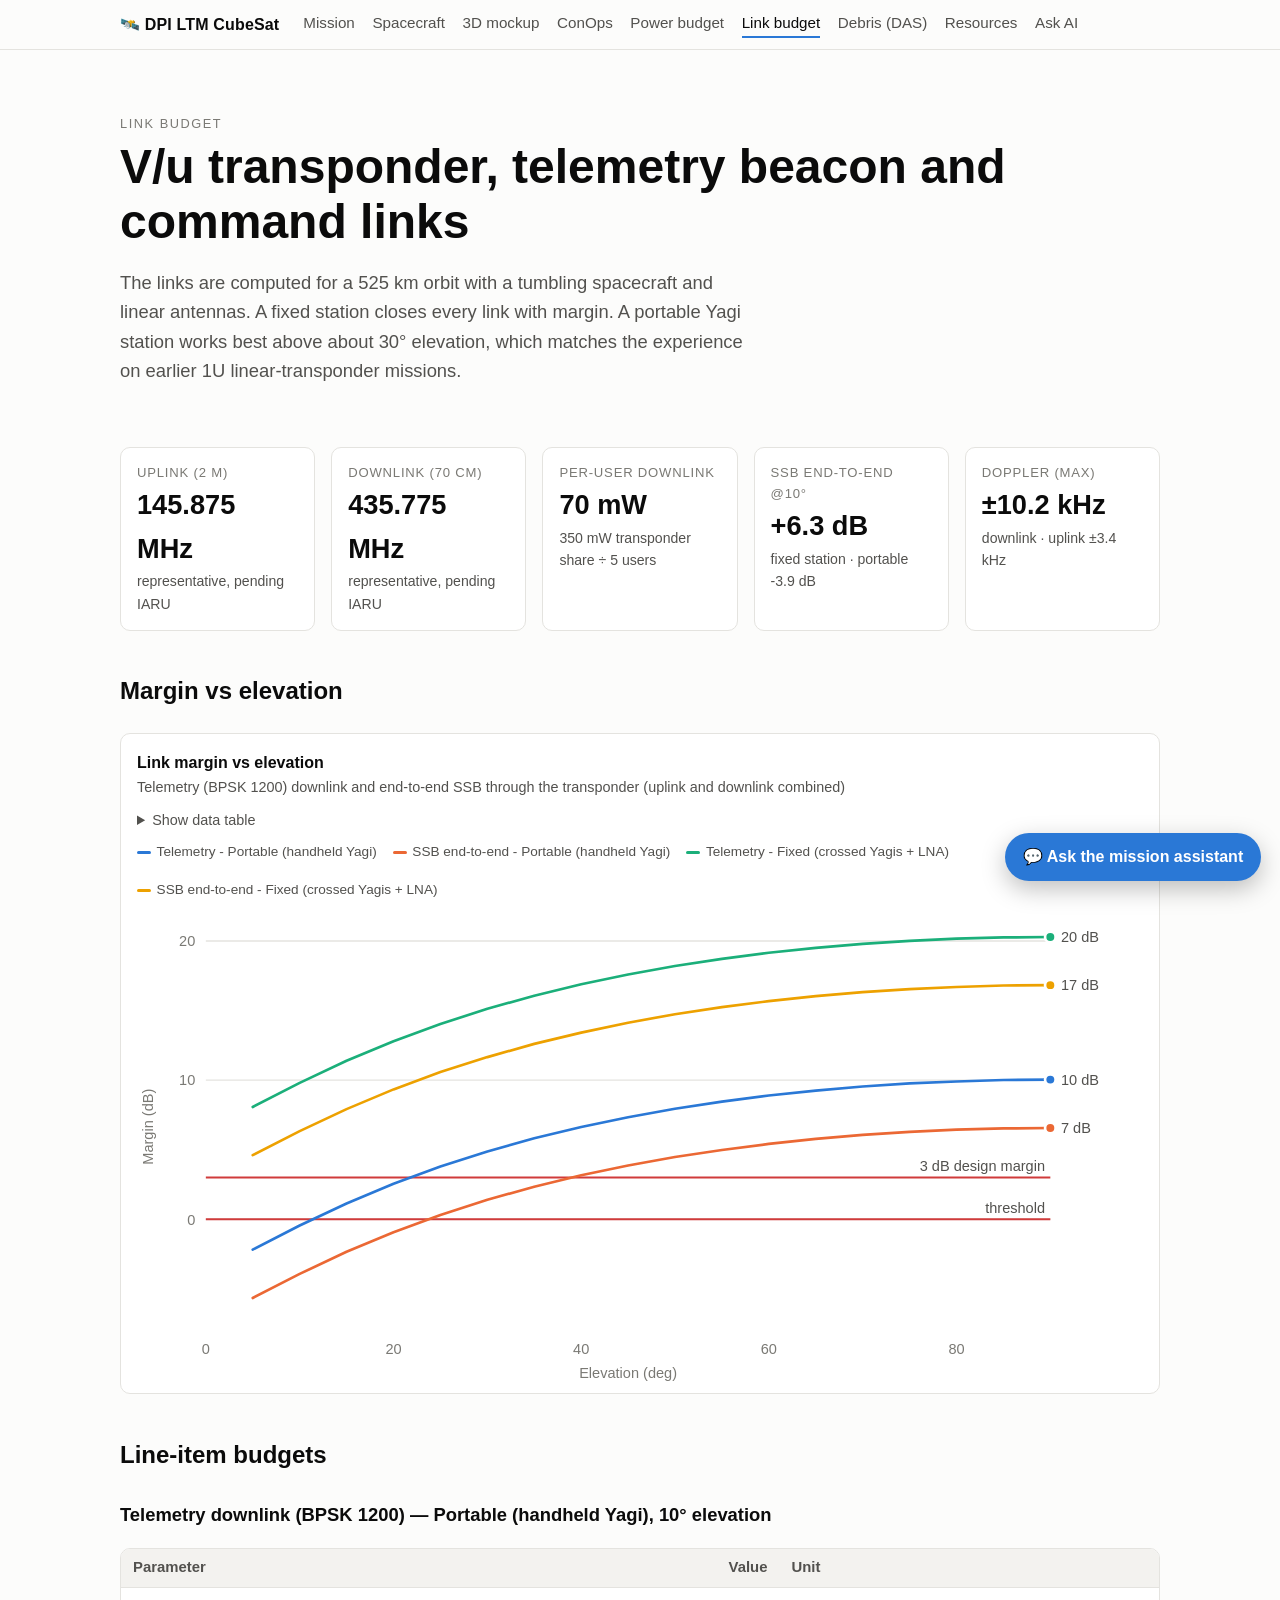
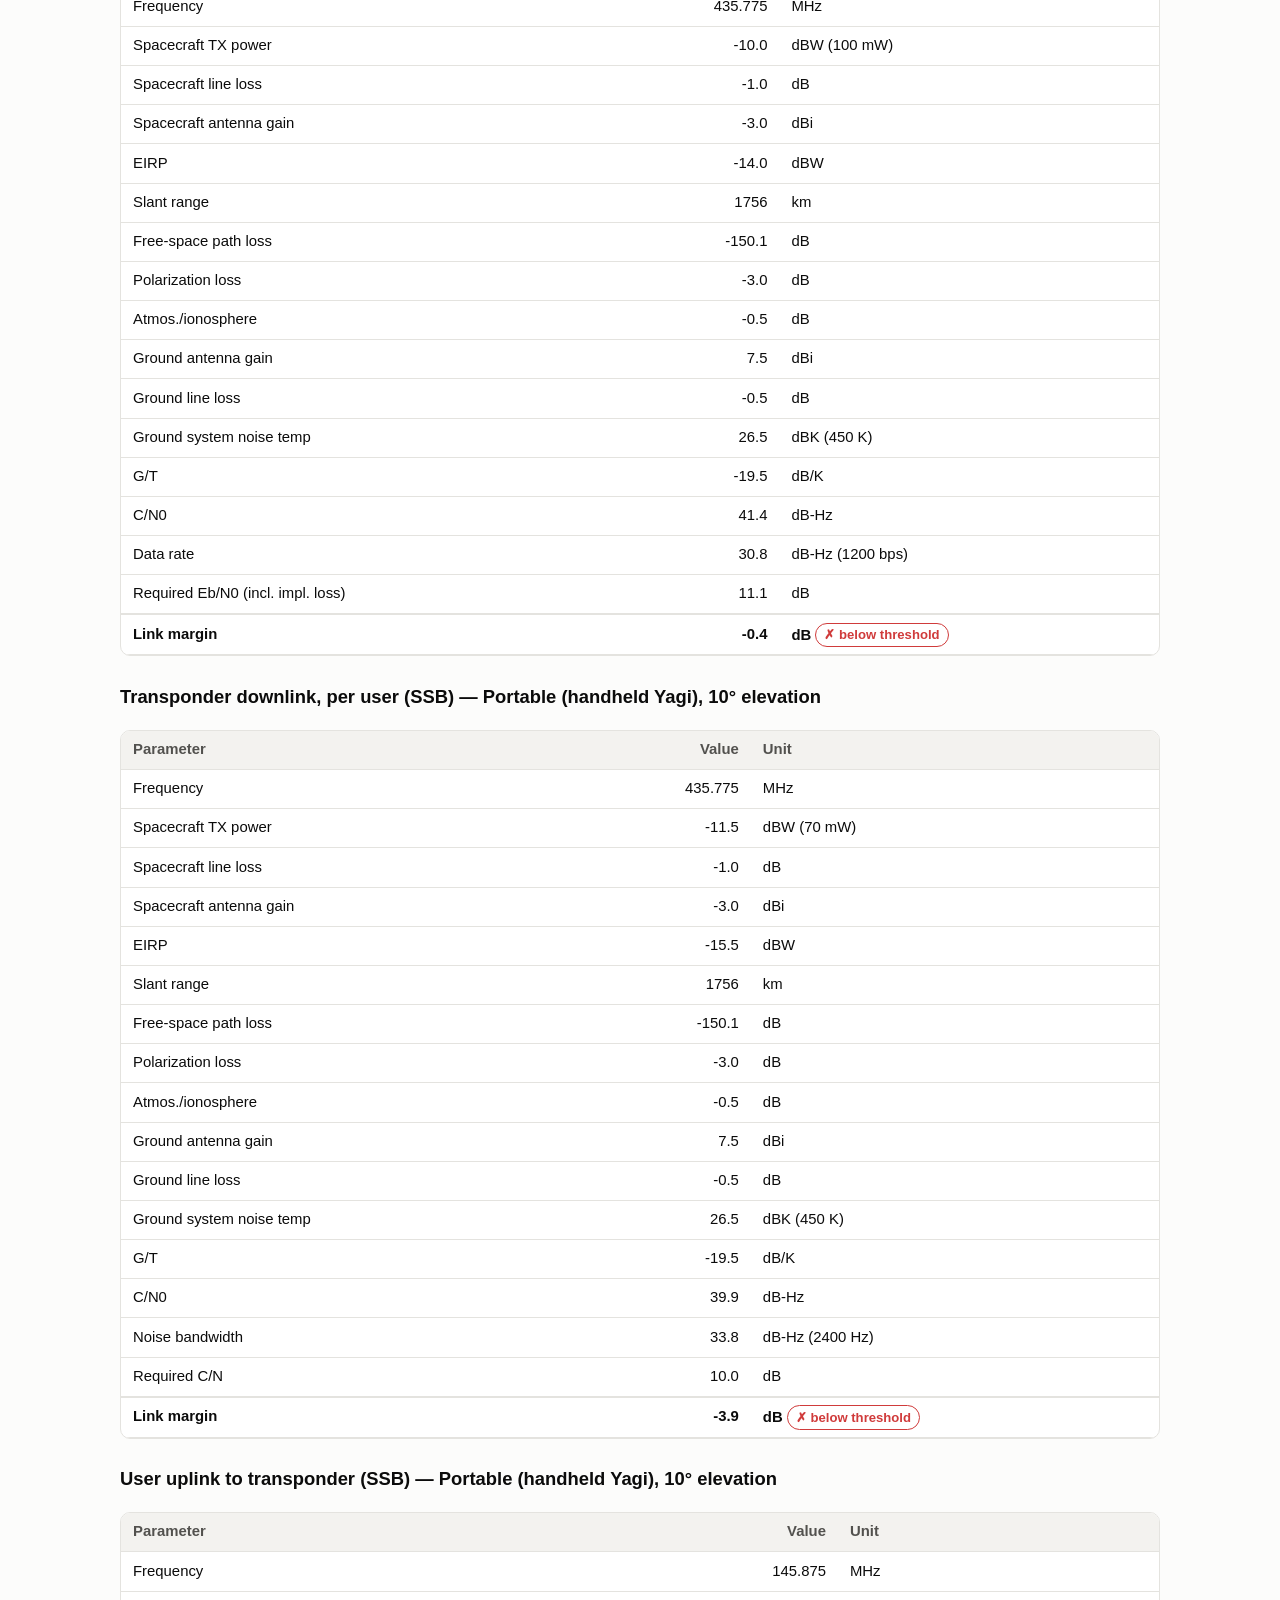
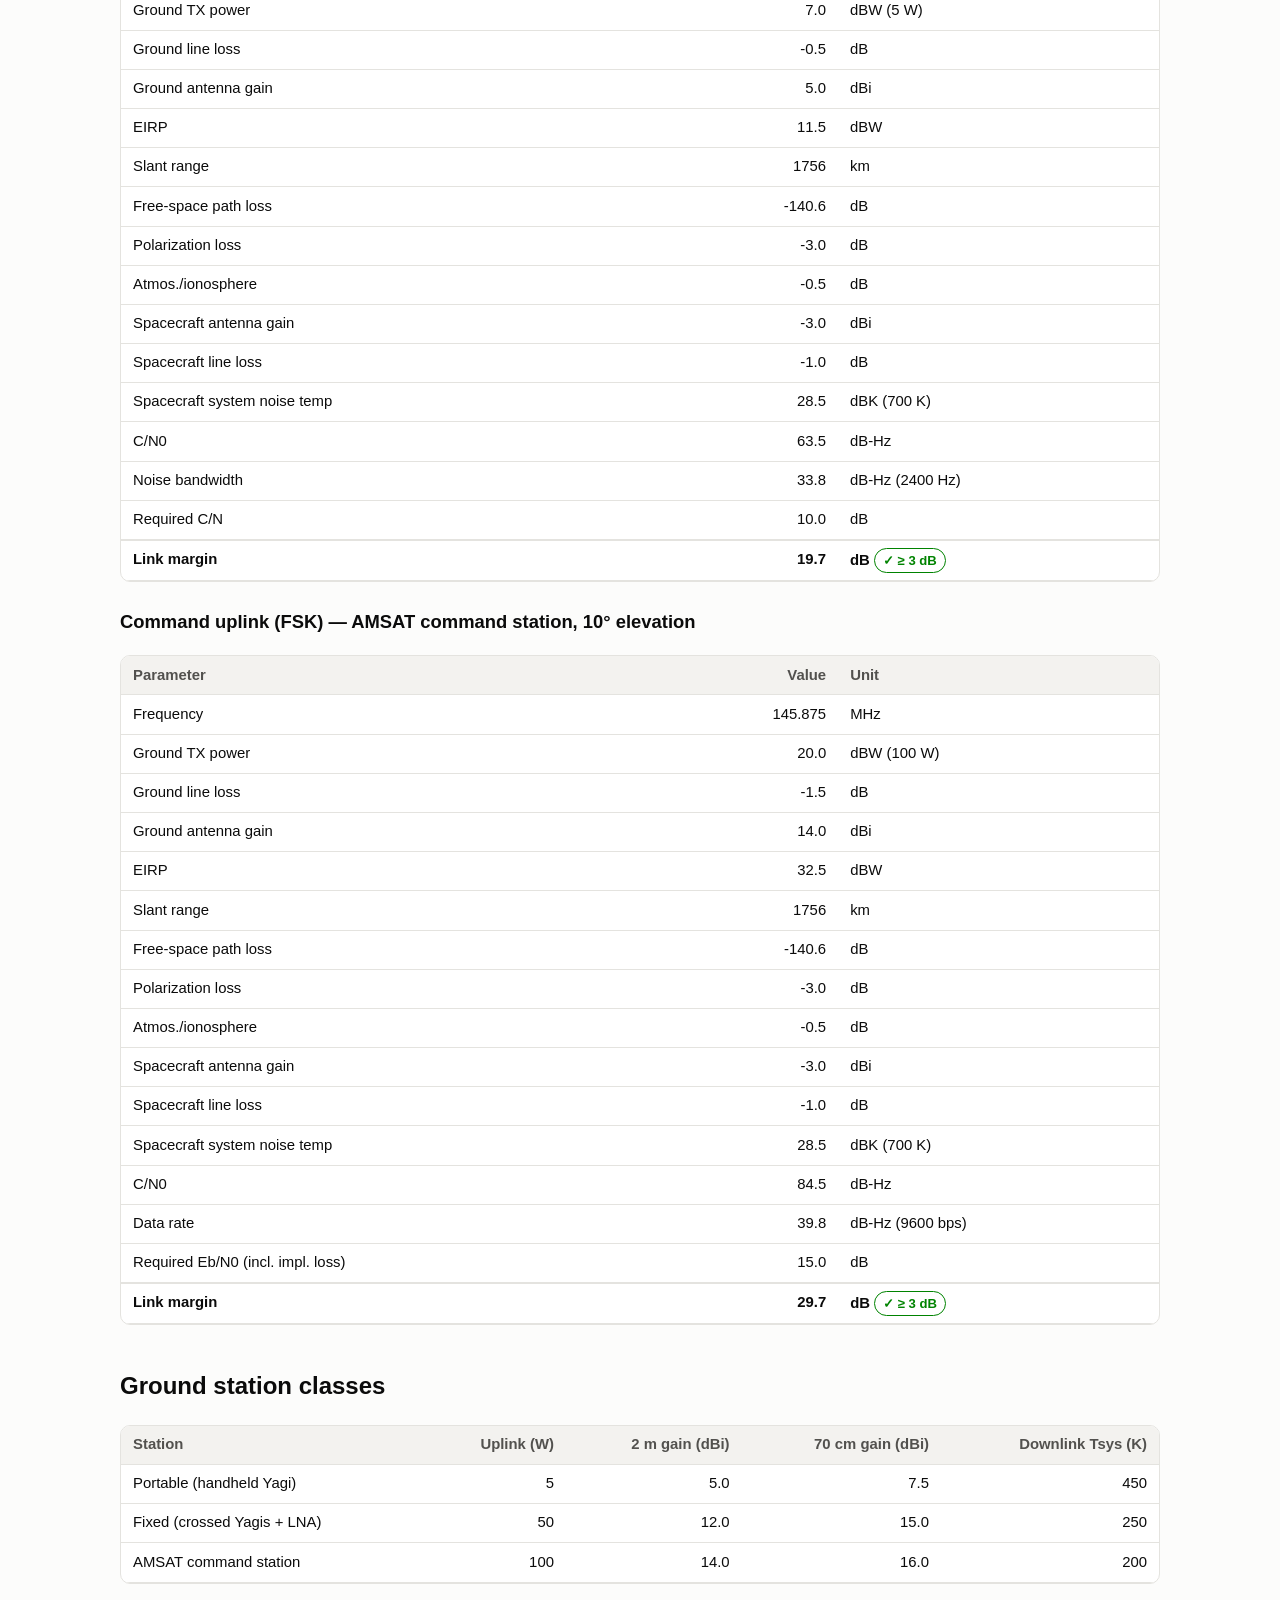
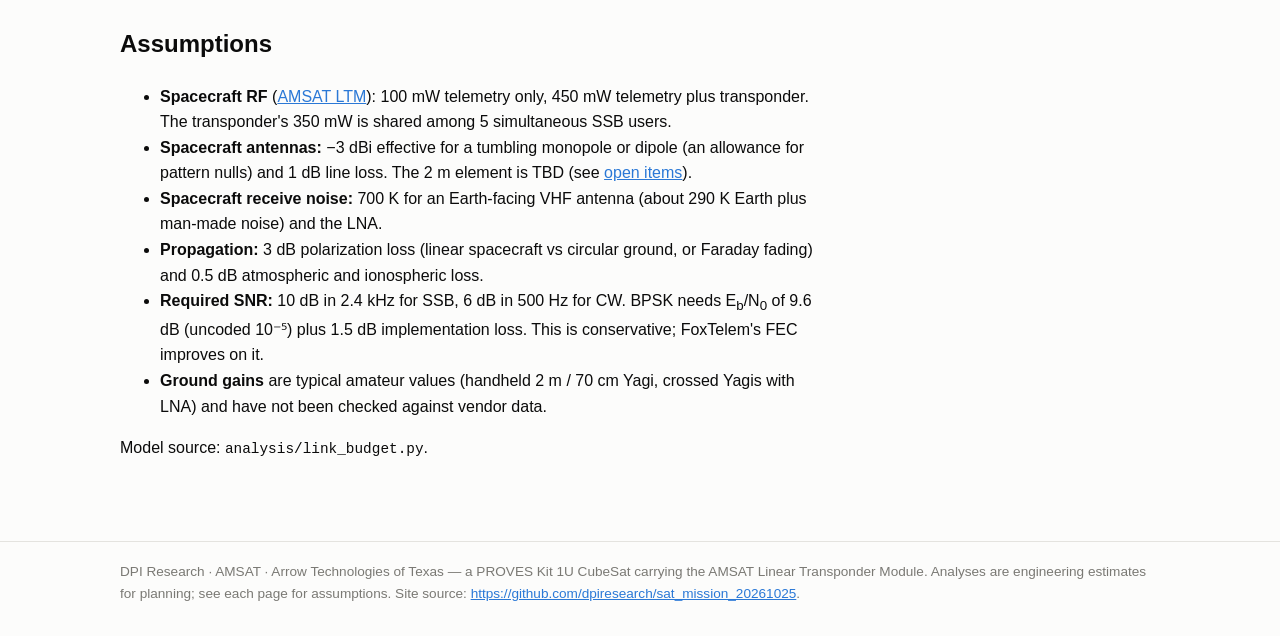
<file: public/link.html>
<!doctype html>
<html lang="en">
<head>
<meta charset="utf-8">
<meta name="viewport" content="width=device-width, initial-scale=1">
<title>Link budget · DPI LTM CubeSat</title>
<meta name="description" content="DPI LTM CubeSat: a 1U PROVES-based CubeSat flying the AMSAT Linear Transponder Module.">
<link rel="stylesheet" href="styles.css">
<script src="charts.js" defer></script><script>window.CHAT_API = "https://ft7wexcs4a3gsxrlkjhkfuvalu0zglan.lambda-url.us-east-1.on.aws/";</script><script src="chat.js" defer></script>
</head>
<body>
<header class="site"><div class="inner">
<a class="brand" href="index.html">🛰️ DPI LTM CubeSat</a>
<nav><a href="index.html">Mission</a><a href="spacecraft.html">Spacecraft</a><a href="mockup.html">3D mockup</a><a href="conops.html">ConOps</a><a href="power.html">Power budget</a><a href="link.html" class="active">Link budget</a><a href="das.html">Debris (DAS)</a><a href="resources.html">Resources</a><a href="ask.html">Ask AI</a></nav>
</div></header>
<main>

<section class="hero"><div class="kicker">Link budget</div>
<h1>V/u transponder, telemetry beacon and command links</h1>
<p class="lede">The links are computed for a 525 km orbit with a tumbling spacecraft and linear antennas. A fixed station
closes every link with margin. A portable Yagi station works best above about 30° elevation, which matches the
experience on earlier 1U linear-transponder missions.</p></section>

<div class="stats">
<div class="stat"><div class="label">Uplink (2 m)</div><div class="value">145.875 MHz</div><div class="sub">representative, pending IARU</div></div>
<div class="stat"><div class="label">Downlink (70 cm)</div><div class="value">435.775 MHz</div><div class="sub">representative, pending IARU</div></div>
<div class="stat"><div class="label">Per-user downlink</div><div class="value">70 mW</div><div class="sub">350 mW transponder share ÷ 5 users</div></div>
<div class="stat"><div class="label">SSB end-to-end @10°</div><div class="value">+6.3 dB</div><div class="sub">fixed station · portable -3.9 dB</div></div>
<div class="stat"><div class="label">Doppler (max)</div><div class="value">±10.2 kHz</div><div class="sub">downlink · uplink ±3.4 kHz</div></div>
</div>

<h2>Margin vs elevation</h2>
<figure class="chart" data-chart="line" data-src="chart5"><figcaption><div class="title">Link margin vs elevation</div><div class="subtitle">Telemetry (BPSK 1200) downlink and end-to-end SSB through the transponder (uplink and downlink combined)</div></figcaption><script type="application/json" id="chart5">{"series":[{"name":"Telemetry - Portable (handheld Yagi)","slot":0,"points":[[5,-2.18],[10,-0.45],[15,1.13],[20,2.55],[25,3.79],[30,4.87],[35,5.82],[40,6.63],[45,7.34],[50,7.95],[55,8.46],[60,8.9],[65,9.25],[70,9.54],[75,9.76],[80,9.91],[85,10.01],[90,10.04]],"endLabel":"10 dB"},{"name":"SSB end-to-end - Portable (handheld Yagi)","slot":1,"points":[[5,-5.66],[10,-3.93],[15,-2.34],[20,-0.93],[25,0.31],[30,1.4],[35,2.34],[40,3.16],[45,3.86],[50,4.47],[55,4.98],[60,5.42],[65,5.78],[70,6.06],[75,6.28],[80,6.44],[85,6.53],[90,6.56]],"endLabel":"7 dB"},{"name":"Telemetry - Fixed (crossed Yagis + LNA)","slot":2,"points":[[5,8.07],[10,9.8],[15,11.39],[20,12.8],[25,14.04],[30,15.13],[35,16.07],[40,16.89],[45,17.59],[50,18.2],[55,18.72],[60,19.15],[65,19.51],[70,19.79],[75,20.01],[80,20.17],[85,20.26],[90,20.29]],"endLabel":"20 dB"},{"name":"SSB end-to-end - Fixed (crossed Yagis + LNA)","slot":3,"points":[[5,4.61],[10,6.34],[15,7.92],[20,9.34],[25,10.58],[30,11.66],[35,12.61],[40,13.42],[45,14.13],[50,14.74],[55,15.25],[60,15.68],[65,16.04],[70,16.33],[75,16.55],[80,16.7],[85,16.8],[90,16.83]],"endLabel":"17 dB"}],"refs":[{"y":3,"label":"3 dB design margin"},{"y":0,"label":"threshold"}],"xlabel":"Elevation (deg)","ylabel":"Margin (dB)","yunit":"dB","ydp":1,"xdp":0,"ymin":-8,"xmin":0,"xmax":90,"height":360}</script><details><summary>Show data table</summary><div class="table-wrap"><table><thead><tr><th class="num">Elevation (deg)</th><th class="num">Telemetry - Portable (handheld Yagi)</th><th class="num">SSB end-to-end - Portable (handheld Yagi)</th><th class="num">Telemetry - Fixed (crossed Yagis + LNA)</th><th class="num">SSB end-to-end - Fixed (crossed Yagis + LNA)</th></tr></thead><tbody><tr><td class="num">5</td><td class="num">-2.2</td><td class="num">-5.7</td><td class="num">8.1</td><td class="num">4.6</td></tr><tr><td class="num">10</td><td class="num">-0.5</td><td class="num">-3.9</td><td class="num">9.8</td><td class="num">6.3</td></tr><tr><td class="num">15</td><td class="num">1.1</td><td class="num">-2.3</td><td class="num">11.4</td><td class="num">7.9</td></tr><tr><td class="num">20</td><td class="num">2.5</td><td class="num">-0.9</td><td class="num">12.8</td><td class="num">9.3</td></tr><tr><td class="num">25</td><td class="num">3.8</td><td class="num">0.3</td><td class="num">14.0</td><td class="num">10.6</td></tr><tr><td class="num">30</td><td class="num">4.9</td><td class="num">1.4</td><td class="num">15.1</td><td class="num">11.7</td></tr><tr><td class="num">35</td><td class="num">5.8</td><td class="num">2.3</td><td class="num">16.1</td><td class="num">12.6</td></tr><tr><td class="num">40</td><td class="num">6.6</td><td class="num">3.2</td><td class="num">16.9</td><td class="num">13.4</td></tr><tr><td class="num">45</td><td class="num">7.3</td><td class="num">3.9</td><td class="num">17.6</td><td class="num">14.1</td></tr><tr><td class="num">50</td><td class="num">8.0</td><td class="num">4.5</td><td class="num">18.2</td><td class="num">14.7</td></tr><tr><td class="num">55</td><td class="num">8.5</td><td class="num">5.0</td><td class="num">18.7</td><td class="num">15.2</td></tr><tr><td class="num">60</td><td class="num">8.9</td><td class="num">5.4</td><td class="num">19.1</td><td class="num">15.7</td></tr><tr><td class="num">65</td><td class="num">9.2</td><td class="num">5.8</td><td class="num">19.5</td><td class="num">16.0</td></tr><tr><td class="num">70</td><td class="num">9.5</td><td class="num">6.1</td><td class="num">19.8</td><td class="num">16.3</td></tr><tr><td class="num">75</td><td class="num">9.8</td><td class="num">6.3</td><td class="num">20.0</td><td class="num">16.6</td></tr><tr><td class="num">80</td><td class="num">9.9</td><td class="num">6.4</td><td class="num">20.2</td><td class="num">16.7</td></tr><tr><td class="num">85</td><td class="num">10.0</td><td class="num">6.5</td><td class="num">20.3</td><td class="num">16.8</td></tr><tr><td class="num">90</td><td class="num">10.0</td><td class="num">6.6</td><td class="num">20.3</td><td class="num">16.8</td></tr></tbody></table></div></details></figure>

<h2>Line-item budgets</h2>
<h3>Telemetry downlink (BPSK 1200) — Portable (handheld Yagi), 10° elevation</h3><div class="table-wrap"><table><thead><tr><th>Parameter</th><th class="num">Value</th><th>Unit</th></tr></thead><tbody><tr><td>Frequency</td><td class="num">435.775</td><td>MHz</td></tr><tr><td>Spacecraft TX power</td><td class="num">-10.0</td><td>dBW (100 mW)</td></tr><tr><td>Spacecraft line loss</td><td class="num">-1.0</td><td>dB</td></tr><tr><td>Spacecraft antenna gain</td><td class="num">-3.0</td><td>dBi</td></tr><tr><td>EIRP</td><td class="num">-14.0</td><td>dBW</td></tr><tr><td>Slant range</td><td class="num">1756</td><td>km</td></tr><tr><td>Free-space path loss</td><td class="num">-150.1</td><td>dB</td></tr><tr><td>Polarization loss</td><td class="num">-3.0</td><td>dB</td></tr><tr><td>Atmos./ionosphere</td><td class="num">-0.5</td><td>dB</td></tr><tr><td>Ground antenna gain</td><td class="num">7.5</td><td>dBi</td></tr><tr><td>Ground line loss</td><td class="num">-0.5</td><td>dB</td></tr><tr><td>Ground system noise temp</td><td class="num">26.5</td><td>dBK (450 K)</td></tr><tr><td>G/T</td><td class="num">-19.5</td><td>dB/K</td></tr><tr><td>C/N0</td><td class="num">41.4</td><td>dB-Hz</td></tr><tr><td>Data rate</td><td class="num">30.8</td><td>dB-Hz (1200 bps)</td></tr><tr><td>Required Eb/N0 (incl. impl. loss)</td><td class="num">11.1</td><td>dB</td></tr><tr class="total"><td><b>Link margin</b></td><td class="num"><b>-0.4</b></td><td>dB <span class="badge bad">✗ below threshold</span></td></tr></tbody></table></div><h3>Transponder downlink, per user (SSB) — Portable (handheld Yagi), 10° elevation</h3><div class="table-wrap"><table><thead><tr><th>Parameter</th><th class="num">Value</th><th>Unit</th></tr></thead><tbody><tr><td>Frequency</td><td class="num">435.775</td><td>MHz</td></tr><tr><td>Spacecraft TX power</td><td class="num">-11.5</td><td>dBW (70 mW)</td></tr><tr><td>Spacecraft line loss</td><td class="num">-1.0</td><td>dB</td></tr><tr><td>Spacecraft antenna gain</td><td class="num">-3.0</td><td>dBi</td></tr><tr><td>EIRP</td><td class="num">-15.5</td><td>dBW</td></tr><tr><td>Slant range</td><td class="num">1756</td><td>km</td></tr><tr><td>Free-space path loss</td><td class="num">-150.1</td><td>dB</td></tr><tr><td>Polarization loss</td><td class="num">-3.0</td><td>dB</td></tr><tr><td>Atmos./ionosphere</td><td class="num">-0.5</td><td>dB</td></tr><tr><td>Ground antenna gain</td><td class="num">7.5</td><td>dBi</td></tr><tr><td>Ground line loss</td><td class="num">-0.5</td><td>dB</td></tr><tr><td>Ground system noise temp</td><td class="num">26.5</td><td>dBK (450 K)</td></tr><tr><td>G/T</td><td class="num">-19.5</td><td>dB/K</td></tr><tr><td>C/N0</td><td class="num">39.9</td><td>dB-Hz</td></tr><tr><td>Noise bandwidth</td><td class="num">33.8</td><td>dB-Hz (2400 Hz)</td></tr><tr><td>Required C/N</td><td class="num">10.0</td><td>dB</td></tr><tr class="total"><td><b>Link margin</b></td><td class="num"><b>-3.9</b></td><td>dB <span class="badge bad">✗ below threshold</span></td></tr></tbody></table></div><h3>User uplink to transponder (SSB) — Portable (handheld Yagi), 10° elevation</h3><div class="table-wrap"><table><thead><tr><th>Parameter</th><th class="num">Value</th><th>Unit</th></tr></thead><tbody><tr><td>Frequency</td><td class="num">145.875</td><td>MHz</td></tr><tr><td>Ground TX power</td><td class="num">7.0</td><td>dBW (5 W)</td></tr><tr><td>Ground line loss</td><td class="num">-0.5</td><td>dB</td></tr><tr><td>Ground antenna gain</td><td class="num">5.0</td><td>dBi</td></tr><tr><td>EIRP</td><td class="num">11.5</td><td>dBW</td></tr><tr><td>Slant range</td><td class="num">1756</td><td>km</td></tr><tr><td>Free-space path loss</td><td class="num">-140.6</td><td>dB</td></tr><tr><td>Polarization loss</td><td class="num">-3.0</td><td>dB</td></tr><tr><td>Atmos./ionosphere</td><td class="num">-0.5</td><td>dB</td></tr><tr><td>Spacecraft antenna gain</td><td class="num">-3.0</td><td>dBi</td></tr><tr><td>Spacecraft line loss</td><td class="num">-1.0</td><td>dB</td></tr><tr><td>Spacecraft system noise temp</td><td class="num">28.5</td><td>dBK (700 K)</td></tr><tr><td>C/N0</td><td class="num">63.5</td><td>dB-Hz</td></tr><tr><td>Noise bandwidth</td><td class="num">33.8</td><td>dB-Hz (2400 Hz)</td></tr><tr><td>Required C/N</td><td class="num">10.0</td><td>dB</td></tr><tr class="total"><td><b>Link margin</b></td><td class="num"><b>19.7</b></td><td>dB <span class="badge good">✓ ≥ 3 dB</span></td></tr></tbody></table></div><h3>Command uplink (FSK) — AMSAT command station, 10° elevation</h3><div class="table-wrap"><table><thead><tr><th>Parameter</th><th class="num">Value</th><th>Unit</th></tr></thead><tbody><tr><td>Frequency</td><td class="num">145.875</td><td>MHz</td></tr><tr><td>Ground TX power</td><td class="num">20.0</td><td>dBW (100 W)</td></tr><tr><td>Ground line loss</td><td class="num">-1.5</td><td>dB</td></tr><tr><td>Ground antenna gain</td><td class="num">14.0</td><td>dBi</td></tr><tr><td>EIRP</td><td class="num">32.5</td><td>dBW</td></tr><tr><td>Slant range</td><td class="num">1756</td><td>km</td></tr><tr><td>Free-space path loss</td><td class="num">-140.6</td><td>dB</td></tr><tr><td>Polarization loss</td><td class="num">-3.0</td><td>dB</td></tr><tr><td>Atmos./ionosphere</td><td class="num">-0.5</td><td>dB</td></tr><tr><td>Spacecraft antenna gain</td><td class="num">-3.0</td><td>dBi</td></tr><tr><td>Spacecraft line loss</td><td class="num">-1.0</td><td>dB</td></tr><tr><td>Spacecraft system noise temp</td><td class="num">28.5</td><td>dBK (700 K)</td></tr><tr><td>C/N0</td><td class="num">84.5</td><td>dB-Hz</td></tr><tr><td>Data rate</td><td class="num">39.8</td><td>dB-Hz (9600 bps)</td></tr><tr><td>Required Eb/N0 (incl. impl. loss)</td><td class="num">15.0</td><td>dB</td></tr><tr class="total"><td><b>Link margin</b></td><td class="num"><b>29.7</b></td><td>dB <span class="badge good">✓ ≥ 3 dB</span></td></tr></tbody></table></div>

<h2>Ground station classes</h2>
<div class="table-wrap"><table><thead><tr><th>Station</th><th class="num">Uplink (W)</th><th class="num">2 m gain (dBi)</th><th class="num">70 cm gain (dBi)</th><th class="num">Downlink Tsys (K)</th></tr></thead><tbody><tr><td>Portable (handheld Yagi)</td><td class="num">5</td><td class="num">5.0</td><td class="num">7.5</td><td class="num">450</td></tr><tr><td>Fixed (crossed Yagis + LNA)</td><td class="num">50</td><td class="num">12.0</td><td class="num">15.0</td><td class="num">250</td></tr><tr><td>AMSAT command station</td><td class="num">100</td><td class="num">14.0</td><td class="num">16.0</td><td class="num">200</td></tr></tbody></table></div>

<h2>Assumptions</h2>
<ul>
<li><b>Spacecraft RF</b> (<a href="https://www.amsat.org/amsat-linear-transponder-module/">AMSAT LTM</a>): 100 mW telemetry only, 450 mW telemetry plus transponder. The transponder's
350 mW is shared among 5 simultaneous SSB users.</li>
<li><b>Spacecraft antennas:</b> −3 dBi effective for a tumbling monopole or dipole (an allowance for pattern nulls) and 1 dB line loss.
The 2 m element is TBD (see <a href="spacecraft.html">open items</a>).</li>
<li><b>Spacecraft receive noise:</b> 700 K for an Earth-facing VHF antenna (about 290 K Earth plus man-made noise) and the LNA.</li>
<li><b>Propagation:</b> 3 dB polarization loss (linear spacecraft vs circular ground, or Faraday fading) and 0.5 dB atmospheric and ionospheric loss.</li>
<li><b>Required SNR:</b> 10 dB in 2.4 kHz for SSB, 6 dB in 500 Hz for CW. BPSK needs E<sub>b</sub>/N<sub>0</sub> of 9.6 dB (uncoded 10⁻⁵) plus 1.5 dB implementation loss.
This is conservative; FoxTelem's FEC improves on it.</li>
<li><b>Ground gains</b> are typical amateur values (handheld 2 m / 70 cm Yagi, crossed Yagis with LNA) and have not been checked against vendor data.</li>
</ul>
<p>Model source: <code>analysis/link_budget.py</code>.</p>

</main>
<footer class="site"><div class="inner">
DPI Research · AMSAT · Arrow Technologies of Texas — a PROVES Kit 1U CubeSat carrying the AMSAT Linear Transponder Module.
Analyses are engineering estimates for planning; see each page for assumptions. Site source: <a href="https://github.com/dpiresearch/sat_mission_20261025">https://github.com/dpiresearch/sat_mission_20261025</a>.
</div></footer>
</body>
</html>
</file>
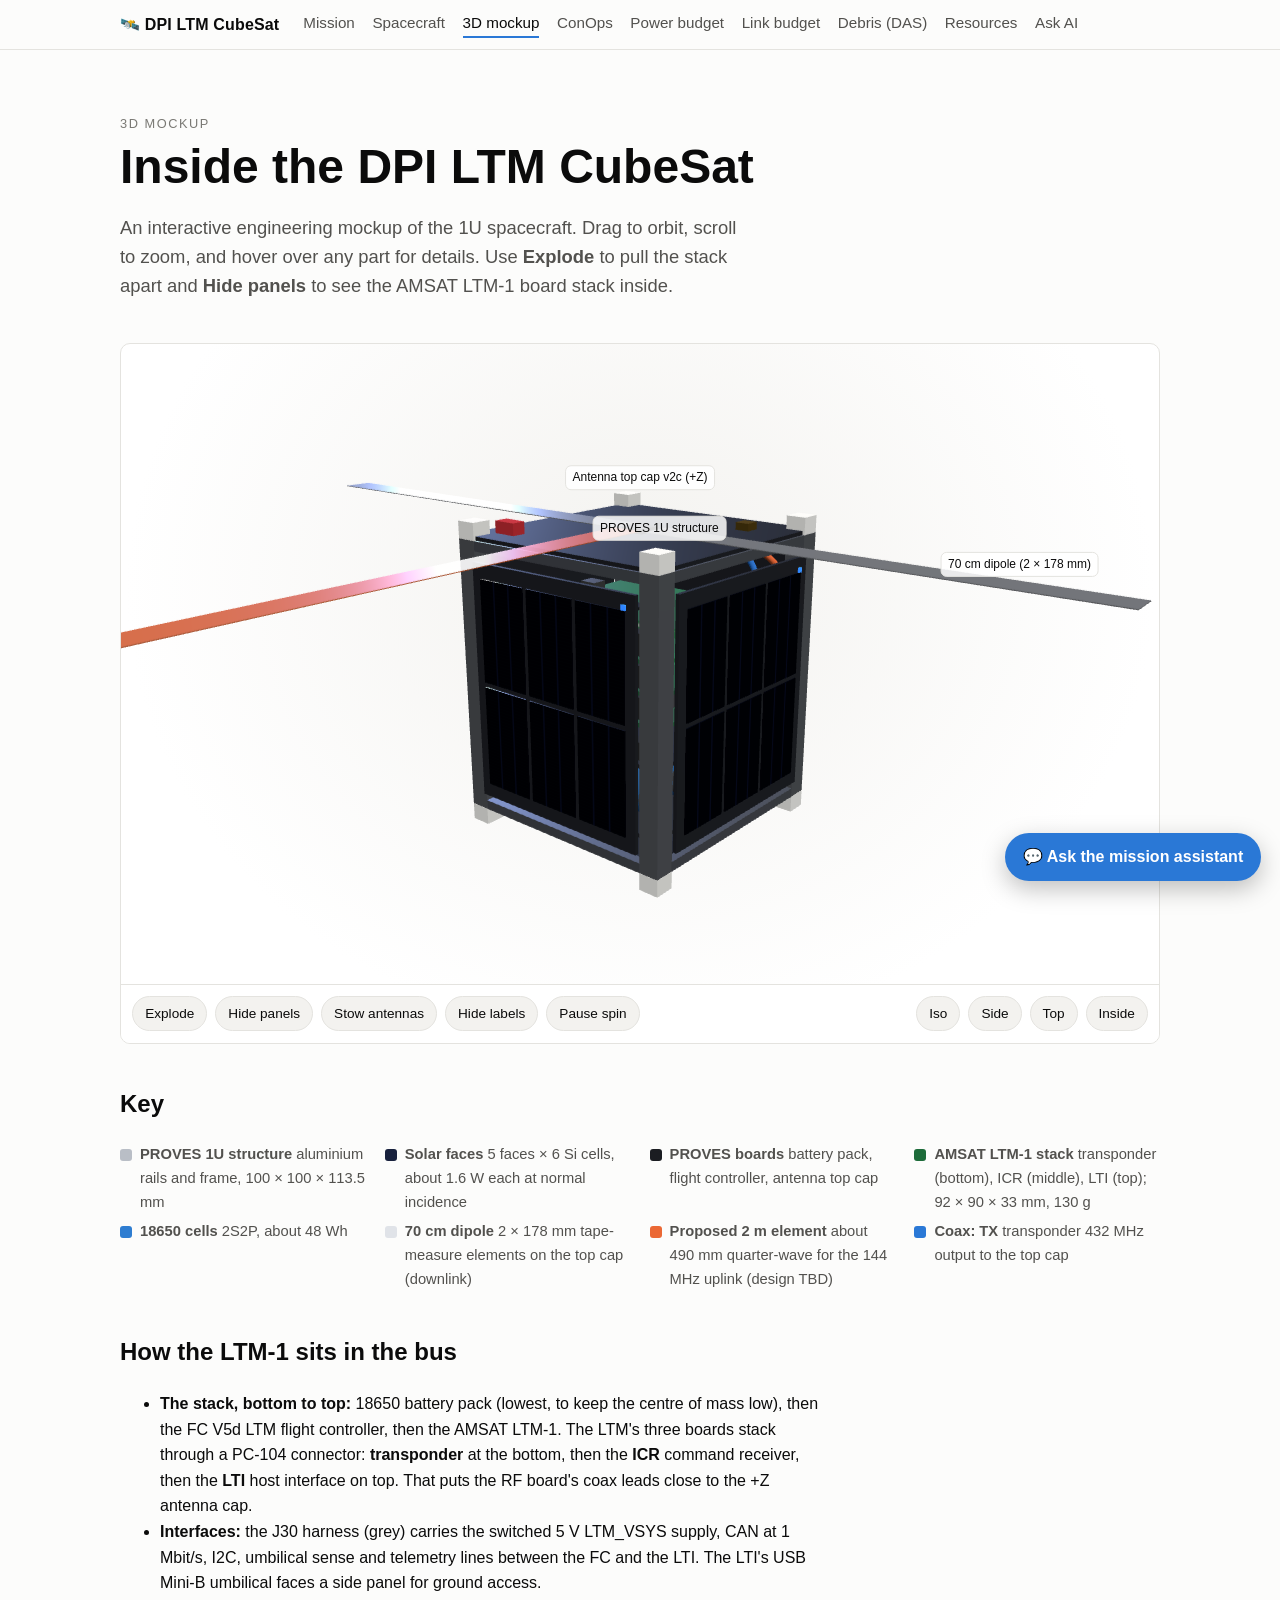
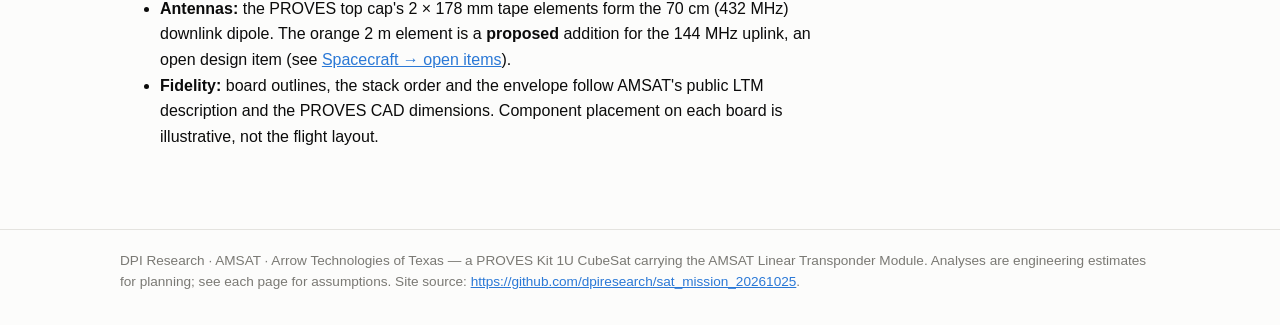
<file: public/mockup.html>
<!doctype html>
<html lang="en">
<head>
<meta charset="utf-8">
<meta name="viewport" content="width=device-width, initial-scale=1">
<title>3D mockup · DPI LTM CubeSat</title>
<meta name="description" content="DPI LTM CubeSat: a 1U PROVES-based CubeSat flying the AMSAT Linear Transponder Module.">
<link rel="stylesheet" href="styles.css">
<script>window.CHAT_API = "https://ft7wexcs4a3gsxrlkjhkfuvalu0zglan.lambda-url.us-east-1.on.aws/";</script><script src="chat.js" defer></script><script type="importmap">{"imports":{"three":"./vendor/three.module.min.js"}}</script><script type="module" src="mockup.js"></script>
</head>
<body>
<header class="site"><div class="inner">
<a class="brand" href="index.html">🛰️ DPI LTM CubeSat</a>
<nav><a href="index.html">Mission</a><a href="spacecraft.html">Spacecraft</a><a href="mockup.html" class="active">3D mockup</a><a href="conops.html">ConOps</a><a href="power.html">Power budget</a><a href="link.html">Link budget</a><a href="das.html">Debris (DAS)</a><a href="resources.html">Resources</a><a href="ask.html">Ask AI</a></nav>
</div></header>
<main>

<section class="hero"><div class="kicker">3D mockup</div>
<h1>Inside the DPI LTM CubeSat</h1>
<p class="lede">An interactive engineering mockup of the 1U spacecraft. Drag to orbit, scroll to zoom, and hover over any part for details.
Use <b>Explode</b> to pull the stack apart and <b>Hide panels</b> to see the AMSAT LTM-1 board stack inside.</p></section>

<div class="mockup-wrap">
  <div id="mockup" role="img" aria-label="3D model of a 1U CubeSat with solar panels, deployed tape antennas and an internal three-board AMSAT LTM stack"></div>
  <div id="mockup-labels"></div>
  <div id="mockup-tip"></div>
  <div class="mockup-bar">
    <button id="mk-explode" aria-pressed="false">Explode</button>
    <button id="mk-panels" aria-pressed="false">Hide panels</button>
    <button id="mk-antennas" aria-pressed="false">Stow antennas</button>
    <button id="mk-labels" aria-pressed="false">Hide labels</button>
    <button id="mk-spin" aria-pressed="false">Pause spin</button>
    <span class="sep"></span>
    <button data-view="iso">Iso</button><button data-view="side">Side</button><button data-view="top">Top</button><button data-view="inside">Inside</button>
  </div>
</div>
<noscript><p>The 3D mockup needs JavaScript and WebGL.</p></noscript>

<h2>Key</h2>
<ul class="key-list"><li><span class="sw" style="background:#b9bec6"></span><span><b>PROVES 1U structure</b> aluminium rails and frame, 100 × 100 × 113.5 mm</span></li><li><span class="sw" style="background:#18213d"></span><span><b>Solar faces</b> 5 faces × 6 Si cells, about 1.6 W each at normal incidence</span></li><li><span class="sw" style="background:#1b1d22"></span><span><b>PROVES boards</b> battery pack, flight controller, antenna top cap</span></li><li><span class="sw" style="background:#1d6b3a"></span><span><b>AMSAT LTM-1 stack</b> transponder (bottom), ICR (middle), LTI (top); 92 × 90 × 33 mm, 130 g</span></li><li><span class="sw" style="background:#2e7dd1"></span><span><b>18650 cells</b> 2S2P, about 48 Wh</span></li><li><span class="sw" style="background:#e0e3e8"></span><span><b>70 cm dipole</b> 2 × 178 mm tape-measure elements on the top cap (downlink)</span></li><li><span class="sw" style="background:#eb6834"></span><span><b>Proposed 2 m element</b> about 490 mm quarter-wave for the 144 MHz uplink (design TBD)</span></li><li><span class="sw" style="background:#2a78d6"></span><span><b>Coax: TX</b> transponder 432 MHz output to the top cap</span></li></ul>

<h2>How the LTM-1 sits in the bus</h2>
<ul>
<li><b>The stack, bottom to top:</b> 18650 battery pack (lowest, to keep the centre of mass low), then the FC V5d LTM flight controller, then the
AMSAT LTM-1. The LTM's three boards stack through a PC-104 connector: <b>transponder</b> at the bottom, then the <b>ICR</b> command receiver,
then the <b>LTI</b> host interface on top. That puts the RF board's coax leads close to the +Z antenna cap.</li>
<li><b>Interfaces:</b> the J30 harness (grey) carries the switched 5 V LTM_VSYS supply, CAN at 1 Mbit/s, I2C, umbilical sense and telemetry lines between the FC and the LTI.
The LTI's USB Mini-B umbilical faces a side panel for ground access.</li>
<li><b>Antennas:</b> the PROVES top cap's 2 × 178 mm tape elements form the 70 cm (432 MHz) downlink dipole. The orange 2 m element is a
<b>proposed</b> addition for the 144 MHz uplink, an open design item (see <a href="spacecraft.html">Spacecraft → open items</a>).</li>
<li><b>Fidelity:</b> board outlines, the stack order and the envelope follow AMSAT's public LTM description and the PROVES CAD dimensions.
Component placement on each board is illustrative, not the flight layout.</li>
</ul>

</main>
<footer class="site"><div class="inner">
DPI Research · AMSAT · Arrow Technologies of Texas — a PROVES Kit 1U CubeSat carrying the AMSAT Linear Transponder Module.
Analyses are engineering estimates for planning; see each page for assumptions. Site source: <a href="https://github.com/dpiresearch/sat_mission_20261025">https://github.com/dpiresearch/sat_mission_20261025</a>.
</div></footer>
</body>
</html>
</file>
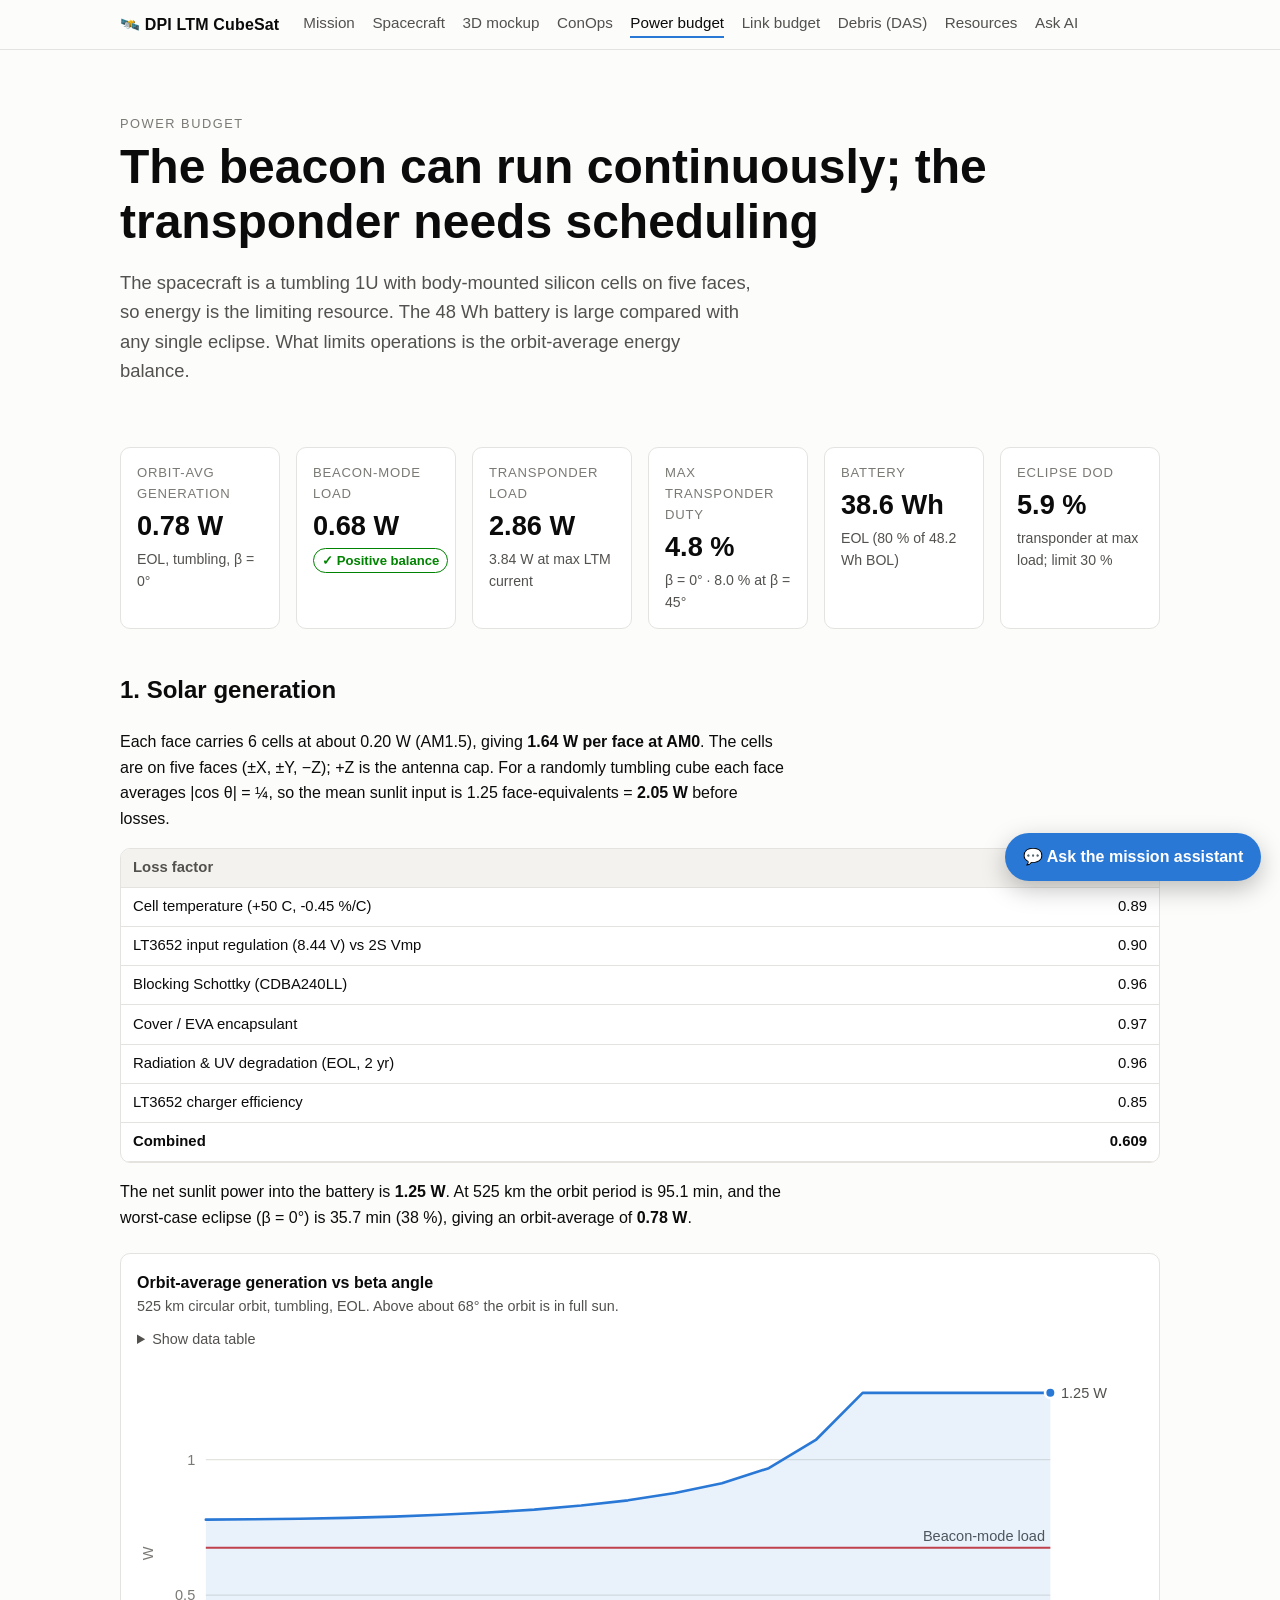
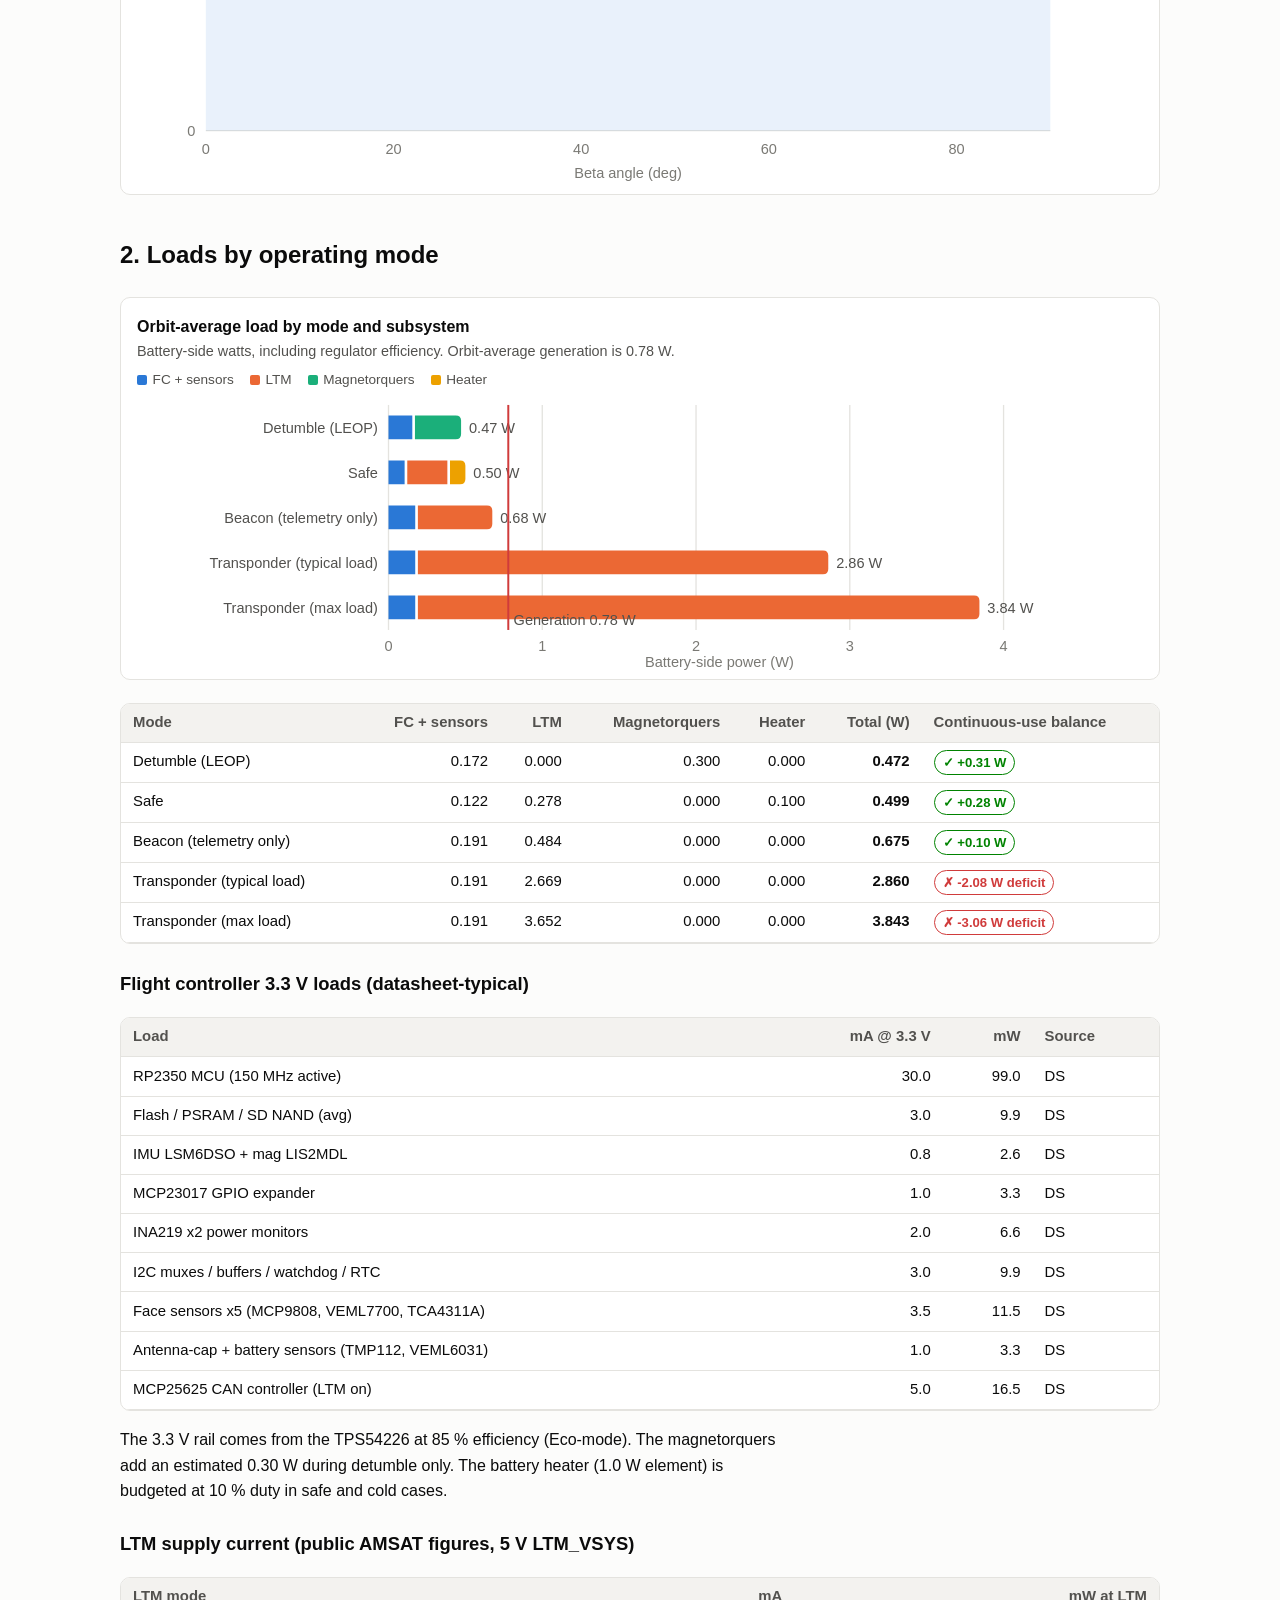
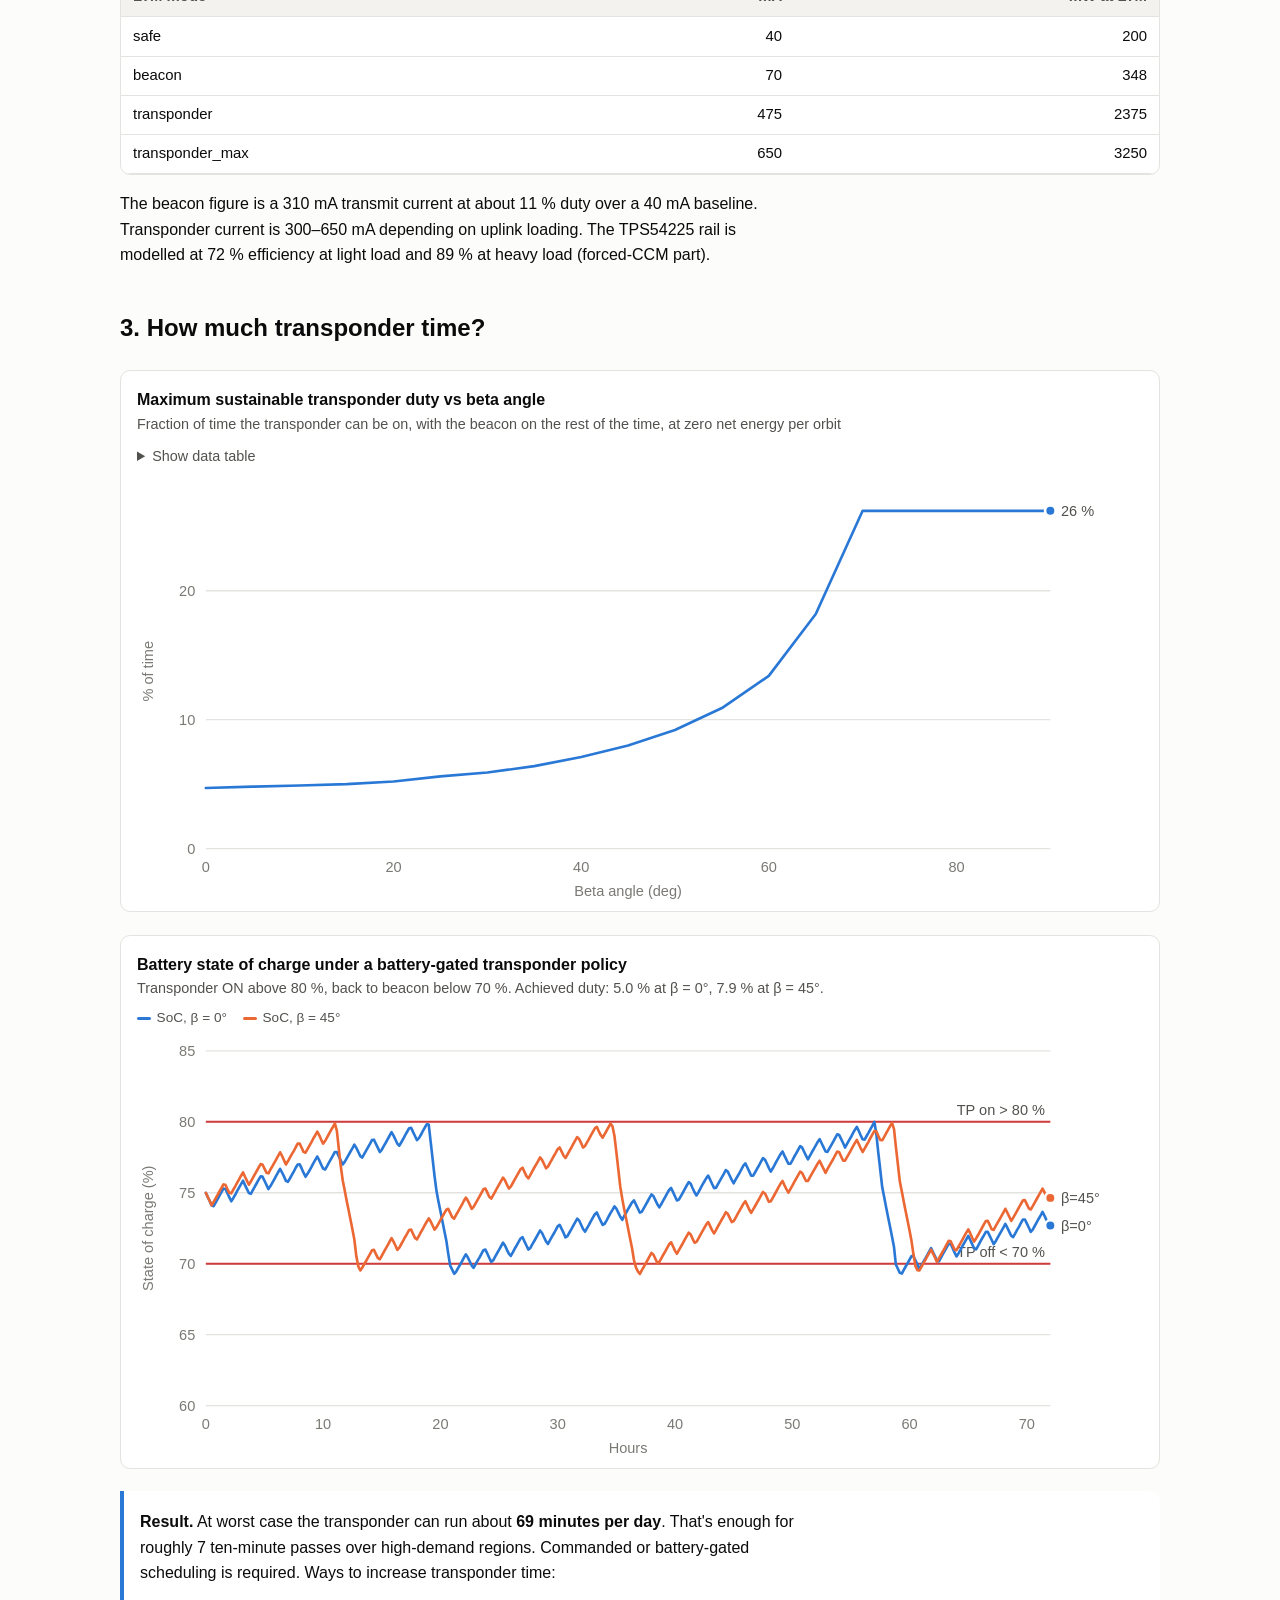
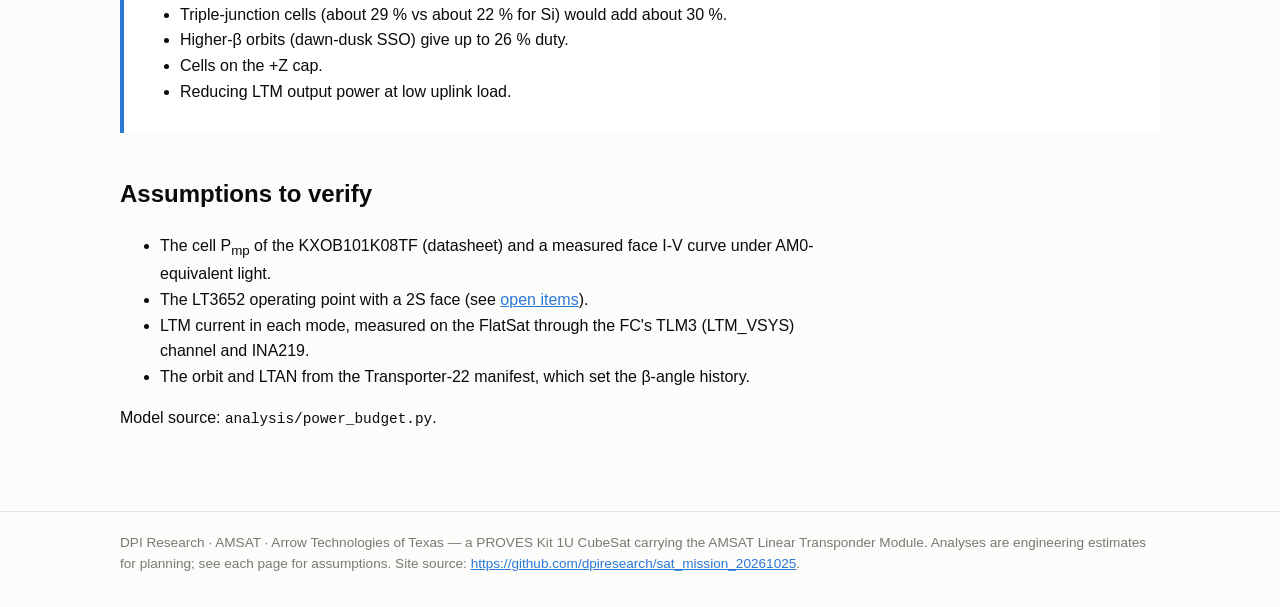
<file: public/power.html>
<!doctype html>
<html lang="en">
<head>
<meta charset="utf-8">
<meta name="viewport" content="width=device-width, initial-scale=1">
<title>Power budget · DPI LTM CubeSat</title>
<meta name="description" content="DPI LTM CubeSat: a 1U PROVES-based CubeSat flying the AMSAT Linear Transponder Module.">
<link rel="stylesheet" href="styles.css">
<script src="charts.js" defer></script><script>window.CHAT_API = "https://ft7wexcs4a3gsxrlkjhkfuvalu0zglan.lambda-url.us-east-1.on.aws/";</script><script src="chat.js" defer></script>
</head>
<body>
<header class="site"><div class="inner">
<a class="brand" href="index.html">🛰️ DPI LTM CubeSat</a>
<nav><a href="index.html">Mission</a><a href="spacecraft.html">Spacecraft</a><a href="mockup.html">3D mockup</a><a href="conops.html">ConOps</a><a href="power.html" class="active">Power budget</a><a href="link.html">Link budget</a><a href="das.html">Debris (DAS)</a><a href="resources.html">Resources</a><a href="ask.html">Ask AI</a></nav>
</div></header>
<main>

<section class="hero"><div class="kicker">Power budget</div>
<h1>The beacon can run continuously; the transponder needs scheduling</h1>
<p class="lede">The spacecraft is a tumbling 1U with body-mounted silicon cells on five faces, so energy is the limiting
resource. The 48 Wh battery is large compared with any single eclipse. What limits operations is the orbit-average
energy balance.</p></section>

<div class="stats">
<div class="stat"><div class="label">Orbit-avg generation</div><div class="value">0.78 W</div><div class="sub">EOL, tumbling, β = 0°</div></div>
<div class="stat"><div class="label">Beacon-mode load</div><div class="value">0.68 W</div><div class="sub"><span class="badge good">✓ Positive balance</span></div></div>
<div class="stat"><div class="label">Transponder load</div><div class="value">2.86 W</div><div class="sub">3.84 W at max LTM current</div></div>
<div class="stat"><div class="label">Max transponder duty</div><div class="value">4.8 %</div><div class="sub">β = 0° · 8.0 % at β = 45°</div></div>
<div class="stat"><div class="label">Battery</div><div class="value">38.6 Wh</div><div class="sub">EOL (80 % of 48.2 Wh BOL)</div></div>
<div class="stat"><div class="label">Eclipse DoD</div><div class="value">5.9 %</div><div class="sub">transponder at max load; limit 30 %</div></div>
</div>

<h2>1. Solar generation</h2>
<p>Each face carries 6 cells at about 0.20 W (AM1.5), giving
<b>1.64 W per face at AM0</b>. The cells are on five faces (±X, ±Y, −Z); +Z is the antenna cap. For a randomly
tumbling cube each face averages |cos θ| = ¼, so the mean sunlit input is 1.25 face-equivalents =
<b>2.05 W</b> before losses.</p>
<div class="table-wrap"><table><thead><tr><th>Loss factor</th><th class="num">Multiplier</th></tr></thead><tbody><tr><td>Cell temperature (+50 C, -0.45 %/C)</td><td class="num">0.89</td></tr><tr><td>LT3652 input regulation (8.44 V) vs 2S Vmp</td><td class="num">0.90</td></tr><tr><td>Blocking Schottky (CDBA240LL)</td><td class="num">0.96</td></tr><tr><td>Cover / EVA encapsulant</td><td class="num">0.97</td></tr><tr><td>Radiation &amp; UV degradation (EOL, 2 yr)</td><td class="num">0.96</td></tr><tr><td>LT3652 charger efficiency</td><td class="num">0.85</td></tr><tr><td><b>Combined</b></td><td class="num"><b>0.609</b></td></tr></tbody></table></div>
<p>The net sunlit power into the battery is <b>1.25 W</b>. At 525 km the orbit period is 95.1 min,
and the worst-case eclipse (β = 0°) is 35.7 min (38 %), giving an orbit-average of <b>0.78 W</b>.</p>
<figure class="chart" data-chart="line" data-src="chart1"><figcaption><div class="title">Orbit-average generation vs beta angle</div><div class="subtitle">525 km circular orbit, tumbling, EOL. Above about 68° the orbit is in full sun.</div></figcaption><script type="application/json" id="chart1">{"series":[{"name":"Orbit-average generation","points":[[0,0.779],[5,0.78],[10,0.782],[15,0.785],[20,0.79],[25,0.797],[30,0.805],[35,0.816],[40,0.831],[45,0.85],[50,0.877],[55,0.913],[60,0.969],[65,1.073],[70,1.247],[75,1.247],[80,1.247],[85,1.247],[90,1.247]],"area":true,"endLabel":"1.25 W"}],"refs":[{"y":0.675,"label":"Beacon-mode load"}],"xlabel":"Beta angle (deg)","ylabel":"W","yunit":"W","ydp":2,"xdp":0,"ymin":0,"xmin":0,"xmax":90}</script><details><summary>Show data table</summary><div class="table-wrap"><table><thead><tr><th class="num">β (deg)</th><th class="num">Generation (W)</th><th class="num">Eclipse fraction</th></tr></thead><tbody><tr><td class="num">0</td><td class="num">0.779</td><td class="num">0.375</td></tr><tr><td class="num">5</td><td class="num">0.780</td><td class="num">0.375</td></tr><tr><td class="num">10</td><td class="num">0.782</td><td class="num">0.373</td></tr><tr><td class="num">15</td><td class="num">0.785</td><td class="num">0.370</td></tr><tr><td class="num">20</td><td class="num">0.790</td><td class="num">0.367</td></tr><tr><td class="num">25</td><td class="num">0.797</td><td class="num">0.361</td></tr><tr><td class="num">30</td><td class="num">0.805</td><td class="num">0.354</td></tr><tr><td class="num">35</td><td class="num">0.816</td><td class="num">0.345</td></tr><tr><td class="num">40</td><td class="num">0.831</td><td class="num">0.334</td></tr><tr><td class="num">45</td><td class="num">0.850</td><td class="num">0.318</td></tr><tr><td class="num">50</td><td class="num">0.877</td><td class="num">0.297</td></tr><tr><td class="num">55</td><td class="num">0.913</td><td class="num">0.268</td></tr><tr><td class="num">60</td><td class="num">0.969</td><td class="num">0.223</td></tr><tr><td class="num">65</td><td class="num">1.073</td><td class="num">0.140</td></tr><tr><td class="num">70</td><td class="num">1.247</td><td class="num">0.000</td></tr><tr><td class="num">75</td><td class="num">1.247</td><td class="num">0.000</td></tr><tr><td class="num">80</td><td class="num">1.247</td><td class="num">0.000</td></tr><tr><td class="num">85</td><td class="num">1.247</td><td class="num">0.000</td></tr><tr><td class="num">90</td><td class="num">1.247</td><td class="num">0.000</td></tr></tbody></table></div></details></figure>

<h2>2. Loads by operating mode</h2>
<figure class="chart" data-chart="bar" data-src="chart2"><figcaption><div class="title">Orbit-average load by mode and subsystem</div><div class="subtitle">Battery-side watts, including regulator efficiency. Orbit-average generation is 0.78 W.</div></figcaption><script type="application/json" id="chart2">{"categories":["Detumble (LEOP)","Safe","Beacon (telemetry only)","Transponder (typical load)","Transponder (max load)"],"unit":"W","dp":2,"series":[{"name":"FC + sensors","slot":0,"values":[0.172,0.122,0.191,0.191,0.191]},{"name":"LTM","slot":1,"values":[0.0,0.278,0.484,2.669,3.652]},{"name":"Magnetorquers","slot":2,"values":[0.3,0.0,0.0,0.0,0.0]},{"name":"Heater","slot":3,"values":[0.0,0.1,0.0,0.0,0.0]}],"stacked":true,"left":190,"xlabel":"Battery-side power (W)","vrefs":[{"x":0.779,"label":"Generation 0.78 W"}]}</script></figure>
<div class="table-wrap"><table><thead><tr><th>Mode</th><th class="num">FC + sensors</th><th class="num">LTM</th><th class="num">Magnetorquers</th><th class="num">Heater</th><th class="num">Total (W)</th><th>Continuous-use balance</th></tr></thead><tbody><tr><td>Detumble (LEOP)</td><td class="num">0.172</td><td class="num">0.000</td><td class="num">0.300</td><td class="num">0.000</td><td class="num"><b>0.472</b></td><td><span class="badge good">✓ +0.31 W</span></td></tr><tr><td>Safe</td><td class="num">0.122</td><td class="num">0.278</td><td class="num">0.000</td><td class="num">0.100</td><td class="num"><b>0.499</b></td><td><span class="badge good">✓ +0.28 W</span></td></tr><tr><td>Beacon (telemetry only)</td><td class="num">0.191</td><td class="num">0.484</td><td class="num">0.000</td><td class="num">0.000</td><td class="num"><b>0.675</b></td><td><span class="badge good">✓ +0.10 W</span></td></tr><tr><td>Transponder (typical load)</td><td class="num">0.191</td><td class="num">2.669</td><td class="num">0.000</td><td class="num">0.000</td><td class="num"><b>2.860</b></td><td><span class="badge bad">✗ -2.08 W deficit</span></td></tr><tr><td>Transponder (max load)</td><td class="num">0.191</td><td class="num">3.652</td><td class="num">0.000</td><td class="num">0.000</td><td class="num"><b>3.843</b></td><td><span class="badge bad">✗ -3.06 W deficit</span></td></tr></tbody></table></div>

<h3>Flight controller 3.3 V loads (datasheet-typical)</h3>
<div class="table-wrap"><table><thead><tr><th>Load</th><th class="num">mA @ 3.3 V</th><th class="num">mW</th><th>Source</th></tr></thead><tbody><tr><td>RP2350 MCU (150 MHz active)</td><td class="num">30.0</td><td class="num">99.0</td><td>DS</td></tr><tr><td>Flash / PSRAM / SD NAND (avg)</td><td class="num">3.0</td><td class="num">9.9</td><td>DS</td></tr><tr><td>IMU LSM6DSO + mag LIS2MDL</td><td class="num">0.8</td><td class="num">2.6</td><td>DS</td></tr><tr><td>MCP23017 GPIO expander</td><td class="num">1.0</td><td class="num">3.3</td><td>DS</td></tr><tr><td>INA219 x2 power monitors</td><td class="num">2.0</td><td class="num">6.6</td><td>DS</td></tr><tr><td>I2C muxes / buffers / watchdog / RTC</td><td class="num">3.0</td><td class="num">9.9</td><td>DS</td></tr><tr><td>Face sensors x5 (MCP9808, VEML7700, TCA4311A)</td><td class="num">3.5</td><td class="num">11.5</td><td>DS</td></tr><tr><td>Antenna-cap + battery sensors (TMP112, VEML6031)</td><td class="num">1.0</td><td class="num">3.3</td><td>DS</td></tr><tr><td>MCP25625 CAN controller (LTM on)</td><td class="num">5.0</td><td class="num">16.5</td><td>DS</td></tr></tbody></table></div>
<p>The 3.3 V rail comes from the TPS54226 at 85 % efficiency (Eco-mode). The magnetorquers add an estimated
0.30 W during detumble only. The battery heater (1.0 W element) is budgeted at 10 % duty in safe and cold cases.</p>

<h3>LTM supply current (public AMSAT figures, 5 V LTM_VSYS)</h3>
<div class="table-wrap"><table><thead><tr><th>LTM mode</th><th class="num">mA</th><th class="num">mW at LTM</th></tr></thead><tbody><tr><td>safe</td><td class="num">40</td><td class="num">200</td></tr><tr><td>beacon</td><td class="num">70</td><td class="num">348</td></tr><tr><td>transponder</td><td class="num">475</td><td class="num">2375</td></tr><tr><td>transponder_max</td><td class="num">650</td><td class="num">3250</td></tr></tbody></table></div>
<p>The beacon figure is a 310 mA transmit current at about 11 % duty over a 40 mA baseline. Transponder current is 300–650 mA depending
on uplink loading. The TPS54225 rail is modelled at 72 % efficiency at light load and
89 % at heavy load (forced-CCM part).</p>

<h2>3. How much transponder time?</h2>
<figure class="chart" data-chart="line" data-src="chart3"><figcaption><div class="title">Maximum sustainable transponder duty vs beta angle</div><div class="subtitle">Fraction of time the transponder can be on, with the beacon on the rest of the time, at zero net energy per orbit</div></figcaption><script type="application/json" id="chart3">{"series":[{"name":"Max sustained transponder duty","points":[[0,4.7],[5,4.8],[10,4.9],[15,5.0],[20,5.2],[25,5.6],[30,5.9],[35,6.4],[40,7.1],[45,8.0],[50,9.2],[55,10.9],[60,13.4],[65,18.2],[70,26.2],[75,26.2],[80,26.2],[85,26.2],[90,26.2]],"endLabel":"26 %"}],"xlabel":"Beta angle (deg)","ylabel":"% of time","yunit":"%","ydp":1,"xdp":0,"ymin":0,"xmin":0,"xmax":90}</script><details><summary>Show data table</summary><div class="table-wrap"><table><thead><tr><th class="num">β (deg)</th><th class="num">Max duty (%)</th></tr></thead><tbody><tr><td class="num">0</td><td class="num">4.7</td></tr><tr><td class="num">5</td><td class="num">4.8</td></tr><tr><td class="num">10</td><td class="num">4.9</td></tr><tr><td class="num">15</td><td class="num">5.0</td></tr><tr><td class="num">20</td><td class="num">5.2</td></tr><tr><td class="num">25</td><td class="num">5.6</td></tr><tr><td class="num">30</td><td class="num">5.9</td></tr><tr><td class="num">35</td><td class="num">6.4</td></tr><tr><td class="num">40</td><td class="num">7.1</td></tr><tr><td class="num">45</td><td class="num">8.0</td></tr><tr><td class="num">50</td><td class="num">9.2</td></tr><tr><td class="num">55</td><td class="num">10.9</td></tr><tr><td class="num">60</td><td class="num">13.4</td></tr><tr><td class="num">65</td><td class="num">18.2</td></tr><tr><td class="num">70</td><td class="num">26.2</td></tr><tr><td class="num">75</td><td class="num">26.2</td></tr><tr><td class="num">80</td><td class="num">26.2</td></tr><tr><td class="num">85</td><td class="num">26.2</td></tr><tr><td class="num">90</td><td class="num">26.2</td></tr></tbody></table></div></details></figure>
<figure class="chart" data-chart="line" data-src="chart4"><figcaption><div class="title">Battery state of charge under a battery-gated transponder policy</div><div class="subtitle">Transponder ON above 80 %, back to beacon below 70 %. Achieved duty: 5.0 % at β = 0°, 7.9 % at β = 45°.</div></figcaption><script type="application/json" id="chart4">{"series":[{"name":"SoC, \u03b2 = 0\u00b0","slot":0,"points":[[0.0,74.99],[0.167,74.69],[0.333,74.4],[0.5,74.11],[0.667,74.06],[0.833,74.31],[1.0,74.55],[1.167,74.8],[1.333,75.05],[1.5,75.3],[1.667,75.27],[1.833,74.98],[2.0,74.69],[2.167,74.4],[2.333,74.62],[2.5,74.86],[2.667,75.11],[2.833,75.36],[3.0,75.61],[3.167,75.85],[3.333,75.56],[3.5,75.27],[3.667,74.98],[3.833,74.93],[4.0,75.17],[4.167,75.42],[4.333,75.67],[4.5,75.92],[4.667,76.16],[4.833,76.14],[5.0,75.85],[5.167,75.56],[5.333,75.26],[5.5,75.46],[5.667,75.7],[5.833,75.95],[6.0,76.2],[6.167,76.45],[6.333,76.69],[6.5,76.43],[6.667,76.14],[6.833,75.84],[7.0,75.77],[7.167,76.01],[7.333,76.26],[7.5,76.51],[7.667,76.76],[7.833,77.0],[8.0,77.01],[8.167,76.72],[8.333,76.42],[8.5,76.13],[8.667,76.33],[8.833,76.57],[9.0,76.82],[9.167,77.07],[9.333,77.31],[9.5,77.56],[9.667,77.29],[9.833,77.0],[10.0,76.71],[10.167,76.64],[10.333,76.88],[10.5,77.13],[10.667,77.38],[10.833,77.62],[11.0,77.87],[11.167,77.87],[11.333,77.58],[11.5,77.29],[11.667,77.0],[11.833,77.17],[12.0,77.41],[12.167,77.66],[12.333,77.91],[12.5,78.15],[12.667,78.4],[12.833,78.16],[13.0,77.87],[13.167,77.58],[13.333,77.48],[13.5,77.72],[13.667,77.97],[13.833,78.22],[14.0,78.46],[14.167,78.71],[14.333,78.74],[14.5,78.45],[14.667,78.16],[14.833,77.87],[15.0,78.03],[15.167,78.28],[15.333,78.53],[15.5,78.77],[15.667,79.02],[15.833,79.27],[16.0,79.03],[16.167,78.74],[16.333,78.45],[16.5,78.32],[16.667,78.56],[16.833,78.81],[17.0,79.06],[17.167,79.3],[17.333,79.55],[17.5,79.58],[17.667,79.29],[17.833,79.0],[18.0,78.71],[18.167,78.85],[18.333,79.09],[18.5,79.34],[18.667,79.59],[18.833,79.83],[19.0,79.8],[19.167,78.64],[19.333,77.41],[19.5,76.17],[19.667,75.1],[19.833,74.4],[20.0,73.71],[20.167,73.01],[20.333,72.31],[20.5,71.62],[20.667,70.73],[20.833,69.87],[21.0,69.58],[21.167,69.29],[21.333,69.43],[21.5,69.68],[21.667,69.92],[21.833,70.17],[22.0,70.42],[22.167,70.66],[22.333,70.45],[22.5,70.16],[22.667,69.87],[22.833,69.71],[23.0,69.96],[23.167,70.21],[23.333,70.45],[23.5,70.7],[23.667,70.95],[23.833,71.0],[24.0,70.71],[24.167,70.42],[24.333,70.13],[24.5,70.24],[24.667,70.49],[24.833,70.74],[25.0,70.98],[25.167,71.23],[25.333,71.48],[25.5,71.29],[25.667,71.0],[25.833,70.71],[26.0,70.55],[26.167,70.8],[26.333,71.05],[26.5,71.29],[26.667,71.54],[26.833,71.79],[27.0,71.87],[27.167,71.58],[27.333,71.29],[27.5,71.0],[27.667,71.11],[27.833,71.36],[28.0,71.6],[28.167,71.85],[28.333,72.1],[28.5,72.34],[28.667,72.16],[28.833,71.87],[29.0,71.58],[29.167,71.39],[29.333,71.64],[29.5,71.89],[29.667,72.13],[29.833,72.38],[30.0,72.63],[30.167,72.74],[30.333,72.45],[30.5,72.16],[30.667,71.86],[30.833,71.95],[31.0,72.2],[31.167,72.44],[31.333,72.69],[31.5,72.94],[31.667,73.18],[31.833,73.03],[32.0,72.73],[32.167,72.44],[32.333,72.26],[32.5,72.51],[32.667,72.75],[32.833,73.0],[33.0,73.25],[33.167,73.49],[33.333,73.61],[33.5,73.31],[33.667,73.02],[33.833,72.73],[34.0,72.82],[34.167,73.06],[34.333,73.31],[34.5,73.56],[34.667,73.8],[34.833,74.05],[35.0,73.89],[35.167,73.6],[35.333,73.31],[35.5,73.1],[35.667,73.35],[35.833,73.59],[36.0,73.84],[36.167,74.09],[36.333,74.33],[36.5,74.47],[36.667,74.18],[36.833,73.89],[37.0,73.6],[37.167,73.66],[37.333,73.9],[37.5,74.15],[37.667,74.4],[37.833,74.64],[38.0,74.89],[38.167,74.76],[38.333,74.47],[38.5,74.18],[38.667,73.97],[38.833,74.21],[39.0,74.46],[39.167,74.71],[39.333,74.95],[39.5,75.2],[39.667,75.34],[39.833,75.05],[40.0,74.76],[40.167,74.46],[40.333,74.52],[40.5,74.77],[40.667,75.02],[40.833,75.26],[41.0,75.51],[41.167,75.76],[41.333,75.63],[41.5,75.34],[41.667,75.04],[41.833,74.81],[42.0,75.05],[42.167,75.3],[42.333,75.55],[42.5,75.79],[42.667,76.04],[42.833,76.21],[43.0,75.92],[43.167,75.62],[43.333,75.33],[43.5,75.36],[43.667,75.61],[43.833,75.86],[44.0,76.1],[44.167,76.35],[44.333,76.6],[44.5,76.49],[44.667,76.2],[44.833,75.91],[45.0,75.67],[45.167,75.92],[45.333,76.17],[45.5,76.41],[45.667,76.66],[45.833,76.91],[46.0,77.07],[46.167,76.78],[46.333,76.49],[46.5,76.2],[46.667,76.2],[46.833,76.45],[47.0,76.7],[47.167,76.94],[47.333,77.19],[47.5,77.44],[47.667,77.33],[47.833,77.04],[48.0,76.75],[48.167,76.49],[48.333,76.73],[48.5,76.98],[48.667,77.23],[48.833,77.47],[49.0,77.72],[49.167,77.91],[49.333,77.62],[49.5,77.33],[49.667,77.04],[49.833,77.04],[50.0,77.29],[50.167,77.54],[50.333,77.78],[50.5,78.03],[50.667,78.28],[50.833,78.2],[51.0,77.91],[51.167,77.62],[51.333,77.35],[51.5,77.6],[51.667,77.85],[51.833,78.09],[52.0,78.34],[52.167,78.59],[52.333,78.78],[52.5,78.49],[52.667,78.2],[52.833,77.91],[53.0,77.88],[53.167,78.13],[53.333,78.38],[53.5,78.62],[53.667,78.87],[53.833,79.12],[54.0,79.07],[54.167,78.78],[54.333,78.49],[54.5,78.19],[54.667,78.44],[54.833,78.69],[55.0,78.93],[55.167,79.18],[55.333,79.43],[55.5,79.65],[55.667,79.36],[55.833,79.06],[56.0,78.77],[56.167,78.75],[56.333,79.0],[56.5,79.24],[56.667,79.49],[56.833,79.74],[57.0,79.99],[57.167,79.09],[57.333,77.85],[57.5,76.62],[57.667,75.38],[57.833,74.68],[58.0,73.99],[58.167,73.29],[58.333,72.6],[58.5,71.9],[58.667,71.18],[58.833,69.94],[59.0,69.65],[59.167,69.36],[59.333,69.31],[59.5,69.55],[59.667,69.8],[59.833,70.05],[60.0,70.3],[60.167,70.54],[60.333,70.52],[60.5,70.23],[60.667,69.94],[60.833,69.64],[61.0,69.86],[61.167,70.11],[61.333,70.36],[61.5,70.61],[61.667,70.85],[61.833,71.1],[62.0,70.81],[62.167,70.52],[62.333,70.22],[62.5,70.17],[62.667,70.42],[62.833,70.67],[63.0,70.92],[63.167,71.16],[63.333,71.41],[63.5,71.39],[63.667,71.09],[63.833,70.8],[64.0,70.51],[64.167,70.73],[64.333,70.98],[64.5,71.23],[64.667,71.47],[64.833,71.72],[65.0,71.97],[65.167,71.67],[65.333,71.38],[65.5,71.09],[65.667,71.01],[65.833,71.26],[66.0,71.51],[66.167,71.76],[66.333,72.0],[66.5,72.25],[66.667,72.25],[66.833,71.96],[67.0,71.67],[67.167,71.38],[67.333,71.57],[67.5,71.82],[67.667,72.07],[67.833,72.31],[68.0,72.56],[68.167,72.81],[68.333,72.54],[68.5,72.25],[68.667,71.96],[68.833,71.88],[69.0,72.13],[69.167,72.38],[69.333,72.62],[69.5,72.87],[69.667,73.12],[69.833,73.12],[70.0,72.83],[70.167,72.54],[70.333,72.25],[70.5,72.41],[70.667,72.66],[70.833,72.91],[71.0,73.15],[71.167,73.4],[71.333,73.65],[71.5,73.38],[71.667,73.09],[71.833,72.8],[72.0,72.69]],"endLabel":"\u03b2=0\u00b0"},{"name":"SoC, \u03b2 = 45\u00b0","slot":1,"points":[[0.0,74.99],[0.167,74.69],[0.333,74.4],[0.5,74.11],[0.667,74.36],[0.833,74.6],[1.0,74.85],[1.167,75.1],[1.333,75.34],[1.5,75.59],[1.667,75.57],[1.833,75.28],[2.0,74.99],[2.167,74.96],[2.333,75.21],[2.5,75.46],[2.667,75.7],[2.833,75.95],[3.0,76.2],[3.167,76.44],[3.333,76.15],[3.5,75.86],[3.667,75.57],[3.833,75.79],[4.0,76.04],[4.167,76.28],[4.333,76.53],[4.5,76.78],[4.667,77.02],[4.833,77.0],[5.0,76.71],[5.167,76.42],[5.333,76.37],[5.5,76.62],[5.667,76.86],[5.833,77.11],[6.0,77.36],[6.167,77.6],[6.333,77.85],[6.5,77.59],[6.667,77.29],[6.833,77.0],[7.0,77.22],[7.167,77.47],[7.333,77.72],[7.5,77.96],[7.667,78.21],[7.833,78.46],[8.0,78.46],[8.167,78.17],[8.333,77.88],[8.5,77.83],[8.667,78.08],[8.833,78.32],[9.0,78.57],[9.167,78.82],[9.333,79.06],[9.5,79.31],[9.667,79.05],[9.833,78.75],[10.0,78.46],[10.167,78.65],[10.333,78.9],[10.5,79.15],[10.667,79.4],[10.833,79.64],[11.0,79.89],[11.167,79.37],[11.333,78.14],[11.5,76.9],[11.667,75.89],[11.833,75.19],[12.0,74.49],[12.167,73.8],[12.333,73.1],[12.5,72.4],[12.667,71.71],[12.833,70.52],[13.0,69.81],[13.167,69.52],[13.333,69.71],[13.5,69.96],[13.667,70.2],[13.833,70.45],[14.0,70.7],[14.167,70.94],[14.333,70.98],[14.5,70.68],[14.667,70.39],[14.833,70.32],[15.0,70.56],[15.167,70.81],[15.333,71.06],[15.5,71.3],[15.667,71.55],[15.833,71.8],[16.0,71.56],[16.167,71.27],[16.333,70.98],[16.5,71.14],[16.667,71.39],[16.833,71.64],[17.0,71.88],[17.167,72.13],[17.333,72.38],[17.5,72.41],[17.667,72.12],[17.833,71.82],[18.0,71.72],[18.167,71.97],[18.333,72.22],[18.5,72.46],[18.667,72.71],[18.833,72.96],[19.0,73.2],[19.167,72.99],[19.333,72.7],[19.5,72.41],[19.667,72.57],[19.833,72.82],[20.0,73.07],[20.167,73.32],[20.333,73.56],[20.5,73.81],[20.667,73.87],[20.833,73.58],[21.0,73.28],[21.167,73.18],[21.333,73.43],[21.5,73.67],[21.667,73.92],[21.833,74.17],[22.0,74.42],[22.167,74.66],[22.333,74.45],[22.5,74.16],[22.667,73.87],[22.833,74.01],[23.0,74.25],[23.167,74.5],[23.333,74.75],[23.5,74.99],[23.667,75.24],[23.833,75.3],[24.0,75.01],[24.167,74.72],[24.333,74.59],[24.5,74.83],[24.667,75.08],[24.833,75.33],[25.0,75.57],[25.167,75.82],[25.333,76.07],[25.5,75.88],[25.667,75.59],[25.833,75.3],[26.0,75.44],[26.167,75.69],[26.333,75.93],[26.5,76.18],[26.667,76.43],[26.833,76.67],[27.0,76.76],[27.167,76.47],[27.333,76.18],[27.5,76.02],[27.667,76.27],[27.833,76.51],[28.0,76.76],[28.167,77.01],[28.333,77.25],[28.5,77.5],[28.667,77.32],[28.833,77.02],[29.0,76.73],[29.167,76.85],[29.333,77.09],[29.5,77.34],[29.667,77.59],[29.833,77.83],[30.0,78.08],[30.167,78.19],[30.333,77.9],[30.5,77.61],[30.667,77.45],[30.833,77.7],[31.0,77.95],[31.167,78.19],[31.333,78.44],[31.5,78.69],[31.667,78.93],[31.833,78.78],[32.0,78.48],[32.167,78.19],[32.333,78.3],[32.5,78.55],[32.667,78.8],[32.833,79.05],[33.0,79.29],[33.167,79.54],[33.333,79.65],[33.5,79.36],[33.667,79.07],[33.833,78.88],[34.0,79.13],[34.167,79.38],[34.333,79.62],[34.5,79.87],[34.667,79.69],[34.833,79.0],[35.0,77.9],[35.167,76.66],[35.333,75.43],[35.5,74.57],[35.667,73.87],[35.833,73.18],[36.0,72.48],[36.167,71.78],[36.333,71.09],[36.5,70.28],[36.667,69.75],[36.833,69.46],[37.0,69.28],[37.167,69.53],[37.333,69.77],[37.5,70.02],[37.667,70.27],[37.833,70.51],[38.0,70.76],[38.167,70.63],[38.333,70.34],[38.5,70.05],[38.667,70.13],[38.833,70.38],[39.0,70.63],[39.167,70.87],[39.333,71.12],[39.5,71.37],[39.667,71.51],[39.833,71.21],[40.0,70.92],[40.167,70.71],[40.333,70.96],[40.5,71.21],[40.667,71.45],[40.833,71.7],[41.0,71.95],[41.167,72.19],[41.333,72.06],[41.5,71.77],[41.667,71.48],[41.833,71.54],[42.0,71.78],[42.167,72.03],[42.333,72.28],[42.5,72.53],[42.667,72.77],[42.833,72.94],[43.0,72.65],[43.167,72.35],[43.333,72.14],[43.5,72.39],[43.667,72.64],[43.833,72.88],[44.0,73.13],[44.167,73.38],[44.333,73.63],[44.5,73.52],[44.667,73.23],[44.833,72.94],[45.0,73.0],[45.167,73.24],[45.333,73.49],[45.5,73.74],[45.667,73.98],[45.833,74.23],[46.0,74.4],[46.167,74.11],[46.333,73.81],[46.5,73.58],[46.667,73.82],[46.833,74.07],[47.0,74.32],[47.167,74.56],[47.333,74.81],[47.5,75.06],[47.667,74.95],[47.833,74.66],[48.0,74.37],[48.167,74.4],[48.333,74.65],[48.5,74.9],[48.667,75.14],[48.833,75.39],[49.0,75.64],[49.167,75.83],[49.333,75.54],[49.5,75.25],[49.667,75.01],[49.833,75.26],[50.0,75.5],[50.167,75.75],[50.333,76.0],[50.5,76.24],[50.667,76.49],[50.833,76.41],[51.0,76.12],[51.167,75.83],[51.333,75.84],[51.5,76.08],[51.667,76.33],[51.833,76.58],[52.0,76.82],[52.167,77.07],[52.333,77.26],[52.5,76.97],[52.667,76.68],[52.833,76.41],[53.0,76.66],[53.167,76.91],[53.333,77.16],[53.5,77.4],[53.667,77.65],[53.833,77.9],[54.0,77.85],[54.167,77.55],[54.333,77.26],[54.5,77.27],[54.667,77.51],[54.833,77.76],[55.0,78.01],[55.167,78.26],[55.333,78.5],[55.5,78.72],[55.667,78.43],[55.833,78.14],[56.0,77.87],[56.167,78.12],[56.333,78.37],[56.5,78.61],[56.667,78.86],[56.833,79.11],[57.0,79.36],[57.167,79.31],[57.333,79.01],[57.5,78.72],[57.667,78.7],[57.833,78.95],[58.0,79.19],[58.167,79.44],[58.333,79.69],[58.5,79.93],[58.667,79.49],[58.833,78.26],[59.0,77.02],[59.167,75.79],[59.333,75.09],[59.5,74.4],[59.667,73.7],[59.833,73.0],[60.0,72.31],[60.167,71.61],[60.333,70.64],[60.5,69.83],[60.667,69.54],[60.833,69.52],[61.0,69.77],[61.167,70.01],[61.333,70.26],[61.5,70.51],[61.667,70.75],[61.833,71.0],[62.0,70.71],[62.167,70.42],[62.333,70.13],[62.5,70.37],[62.667,70.62],[62.833,70.87],[63.0,71.11],[63.167,71.36],[63.333,71.61],[63.5,71.58],[63.667,71.29],[63.833,71.0],[64.0,70.95],[64.167,71.2],[64.333,71.45],[64.5,71.69],[64.667,71.94],[64.833,72.19],[65.0,72.43],[65.167,72.14],[65.333,71.85],[65.5,71.56],[65.667,71.78],[65.833,72.02],[66.0,72.27],[66.167,72.52],[66.333,72.77],[66.5,73.01],[66.667,73.02],[66.833,72.73],[67.0,72.43],[67.167,72.38],[67.333,72.63],[67.5,72.88],[67.667,73.12],[67.833,73.37],[68.0,73.62],[68.167,73.87],[68.333,73.6],[68.5,73.31],[68.667,73.02],[68.833,73.24],[69.0,73.48],[69.167,73.73],[69.333,73.98],[69.5,74.23],[69.667,74.47],[69.833,74.48],[70.0,74.18],[70.167,73.89],[70.333,73.82],[70.5,74.06],[70.667,74.31],[70.833,74.56],[71.0,74.8],[71.167,75.05],[71.333,75.3],[71.5,75.03],[71.667,74.74],[71.833,74.45],[72.0,74.64]],"endLabel":"\u03b2=45\u00b0"}],"refs":[{"y":80,"label":"TP on > 80 %"},{"y":70,"label":"TP off < 70 %"}],"xlabel":"Hours","ylabel":"State of charge (%)","yunit":"%","ydp":1,"xdp":1,"ymin":60,"ymax":85}</script></figure>

<div class="callout">
<p><b>Result.</b> At worst case the transponder can run about <b>69 minutes per day</b>.
That's enough for roughly 7 ten-minute passes over high-demand regions. Commanded or battery-gated scheduling is
required. Ways to increase transponder time:</p>
<ul>
<li>Triple-junction cells (about 29 % vs about 22 % for Si) would add about 30 %.</li>
<li>Higher-β orbits (dawn-dusk SSO) give up to 26 % duty.</li>
<li>Cells on the +Z cap.</li>
<li>Reducing LTM output power at low uplink load.</li>
</ul>
</div>

<h2>Assumptions to verify</h2>
<ul>
<li>The cell P<sub>mp</sub> of the KXOB101K08TF (datasheet) and a measured face I-V curve under AM0-equivalent light.</li>
<li>The LT3652 operating point with a 2S face (see <a href="spacecraft.html">open items</a>).</li>
<li>LTM current in each mode, measured on the FlatSat through the FC's TLM3 (LTM_VSYS) channel and INA219.</li>
<li>The orbit and LTAN from the Transporter-22 manifest, which set the β-angle history.</li>
</ul>
<p>Model source: <code>analysis/power_budget.py</code>.</p>

</main>
<footer class="site"><div class="inner">
DPI Research · AMSAT · Arrow Technologies of Texas — a PROVES Kit 1U CubeSat carrying the AMSAT Linear Transponder Module.
Analyses are engineering estimates for planning; see each page for assumptions. Site source: <a href="https://github.com/dpiresearch/sat_mission_20261025">https://github.com/dpiresearch/sat_mission_20261025</a>.
</div></footer>
</body>
</html>
</file>
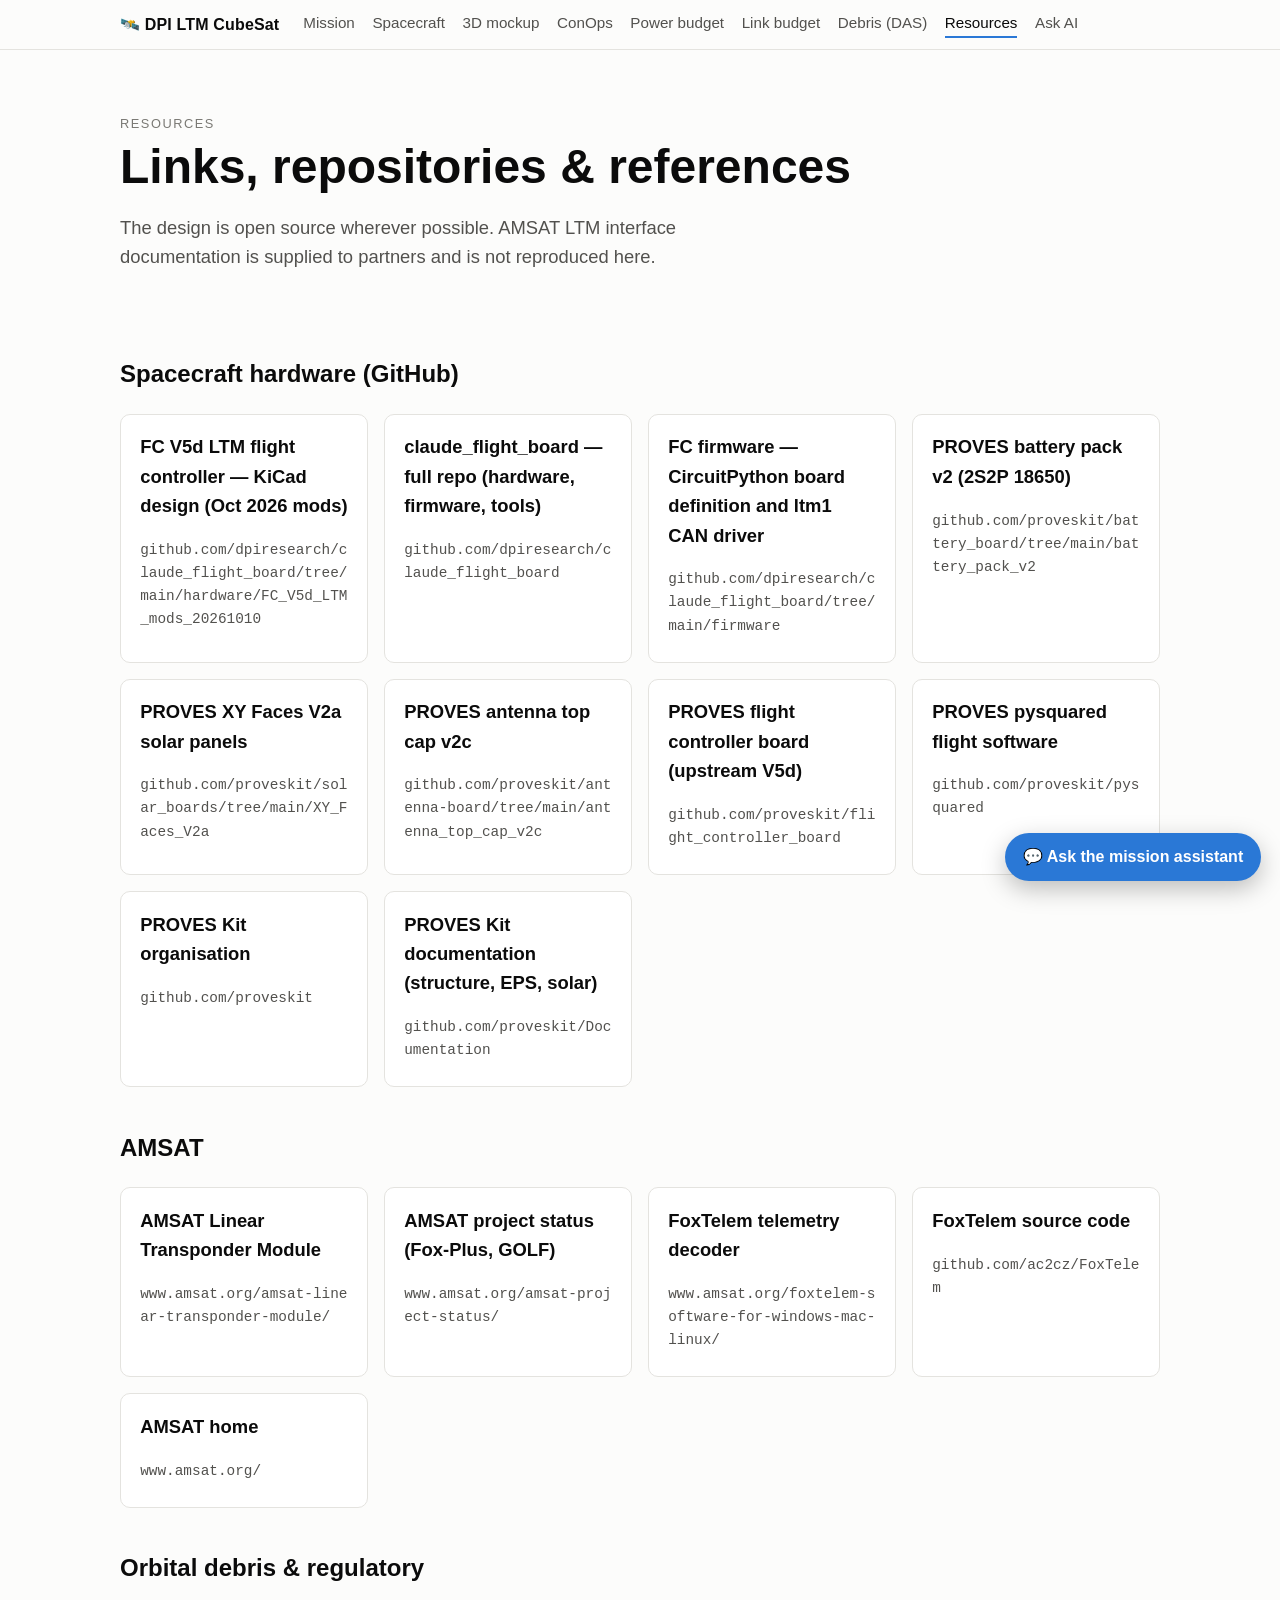
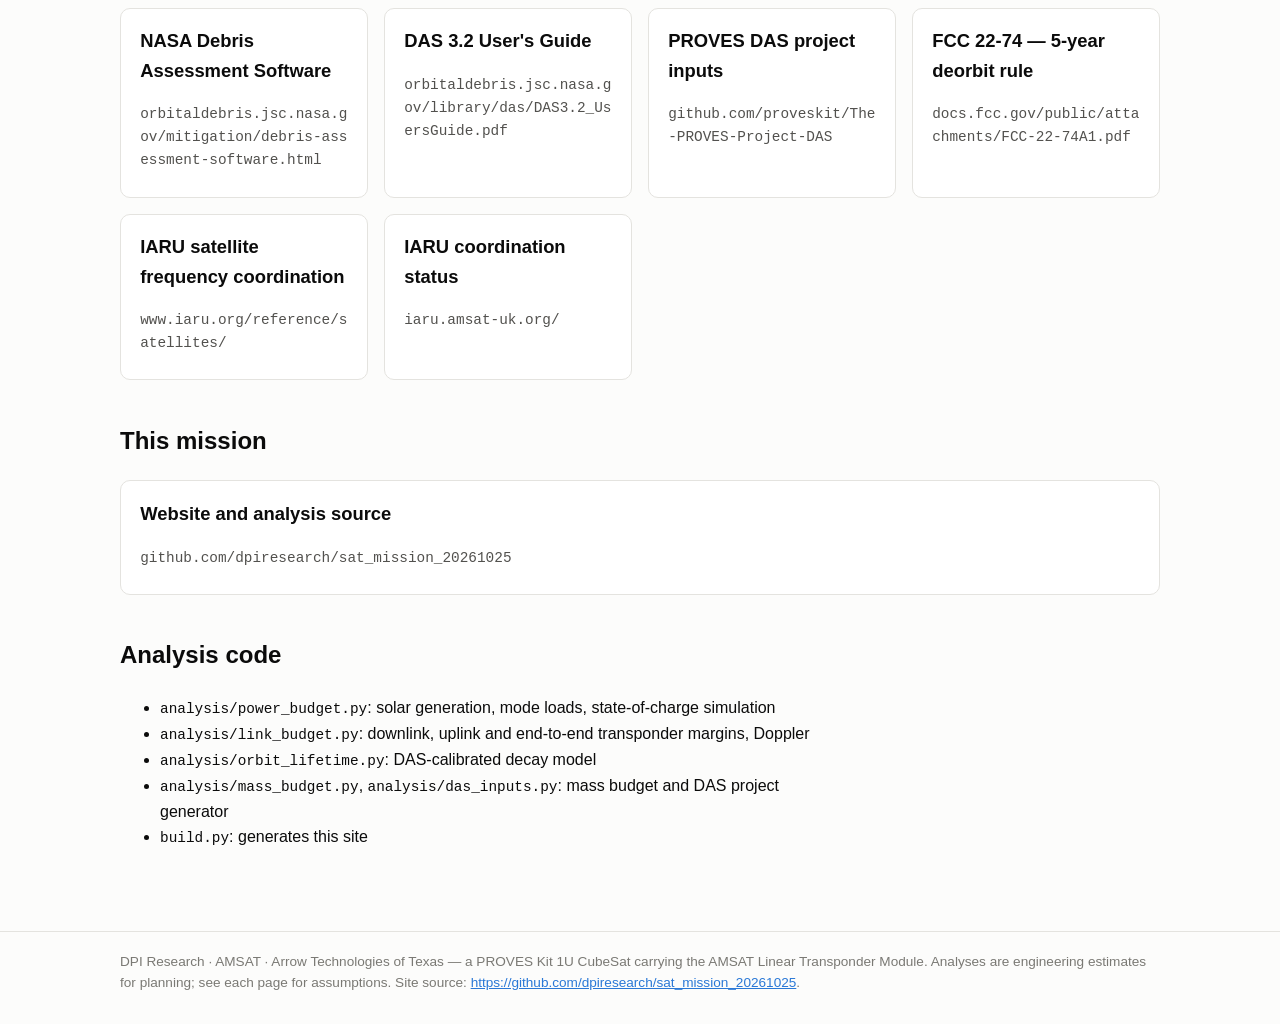
<file: public/resources.html>
<!doctype html>
<html lang="en">
<head>
<meta charset="utf-8">
<meta name="viewport" content="width=device-width, initial-scale=1">
<title>Resources · DPI LTM CubeSat</title>
<meta name="description" content="DPI LTM CubeSat: a 1U PROVES-based CubeSat flying the AMSAT Linear Transponder Module.">
<link rel="stylesheet" href="styles.css">
<script>window.CHAT_API = "https://ft7wexcs4a3gsxrlkjhkfuvalu0zglan.lambda-url.us-east-1.on.aws/";</script><script src="chat.js" defer></script>
</head>
<body>
<header class="site"><div class="inner">
<a class="brand" href="index.html">🛰️ DPI LTM CubeSat</a>
<nav><a href="index.html">Mission</a><a href="spacecraft.html">Spacecraft</a><a href="mockup.html">3D mockup</a><a href="conops.html">ConOps</a><a href="power.html">Power budget</a><a href="link.html">Link budget</a><a href="das.html">Debris (DAS)</a><a href="resources.html" class="active">Resources</a><a href="ask.html">Ask AI</a></nav>
</div></header>
<main>
<section class="hero"><div class="kicker">Resources</div><h1>Links, repositories & references</h1>
<p class="lede">The design is open source wherever possible. AMSAT LTM interface documentation is supplied to partners and is not reproduced here.</p></section><h2>Spacecraft hardware (GitHub)</h2><div class='grid'><a class="card" href="https://github.com/dpiresearch/claude_flight_board/tree/main/hardware/FC_V5d_LTM_mods_20261010"><h3>FC V5d LTM flight controller — KiCad design (Oct 2026 mods)</h3><p class="mono" style="word-break:break-all">github.com/dpiresearch/claude_flight_board/tree/main/hardware/FC_V5d_LTM_mods_20261010</p></a><a class="card" href="https://github.com/dpiresearch/claude_flight_board"><h3>claude_flight_board — full repo (hardware, firmware, tools)</h3><p class="mono" style="word-break:break-all">github.com/dpiresearch/claude_flight_board</p></a><a class="card" href="https://github.com/dpiresearch/claude_flight_board/tree/main/firmware"><h3>FC firmware — CircuitPython board definition and ltm1 CAN driver</h3><p class="mono" style="word-break:break-all">github.com/dpiresearch/claude_flight_board/tree/main/firmware</p></a><a class="card" href="https://github.com/proveskit/battery_board/tree/main/battery_pack_v2"><h3>PROVES battery pack v2 (2S2P 18650)</h3><p class="mono" style="word-break:break-all">github.com/proveskit/battery_board/tree/main/battery_pack_v2</p></a><a class="card" href="https://github.com/proveskit/solar_boards/tree/main/XY_Faces_V2a"><h3>PROVES XY Faces V2a solar panels</h3><p class="mono" style="word-break:break-all">github.com/proveskit/solar_boards/tree/main/XY_Faces_V2a</p></a><a class="card" href="https://github.com/proveskit/antenna-board/tree/main/antenna_top_cap_v2c"><h3>PROVES antenna top cap v2c</h3><p class="mono" style="word-break:break-all">github.com/proveskit/antenna-board/tree/main/antenna_top_cap_v2c</p></a><a class="card" href="https://github.com/proveskit/flight_controller_board"><h3>PROVES flight controller board (upstream V5d)</h3><p class="mono" style="word-break:break-all">github.com/proveskit/flight_controller_board</p></a><a class="card" href="https://github.com/proveskit/pysquared"><h3>PROVES pysquared flight software</h3><p class="mono" style="word-break:break-all">github.com/proveskit/pysquared</p></a><a class="card" href="https://github.com/proveskit"><h3>PROVES Kit organisation</h3><p class="mono" style="word-break:break-all">github.com/proveskit</p></a><a class="card" href="https://github.com/proveskit/Documentation"><h3>PROVES Kit documentation (structure, EPS, solar)</h3><p class="mono" style="word-break:break-all">github.com/proveskit/Documentation</p></a></div><h2>AMSAT</h2><div class='grid'><a class="card" href="https://www.amsat.org/amsat-linear-transponder-module/"><h3>AMSAT Linear Transponder Module</h3><p class="mono" style="word-break:break-all">www.amsat.org/amsat-linear-transponder-module/</p></a><a class="card" href="https://www.amsat.org/amsat-project-status/"><h3>AMSAT project status (Fox-Plus, GOLF)</h3><p class="mono" style="word-break:break-all">www.amsat.org/amsat-project-status/</p></a><a class="card" href="https://www.amsat.org/foxtelem-software-for-windows-mac-linux/"><h3>FoxTelem telemetry decoder</h3><p class="mono" style="word-break:break-all">www.amsat.org/foxtelem-software-for-windows-mac-linux/</p></a><a class="card" href="https://github.com/ac2cz/FoxTelem"><h3>FoxTelem source code</h3><p class="mono" style="word-break:break-all">github.com/ac2cz/FoxTelem</p></a><a class="card" href="https://www.amsat.org/"><h3>AMSAT home</h3><p class="mono" style="word-break:break-all">www.amsat.org/</p></a></div><h2>Orbital debris &amp; regulatory</h2><div class='grid'><a class="card" href="https://orbitaldebris.jsc.nasa.gov/mitigation/debris-assessment-software.html"><h3>NASA Debris Assessment Software</h3><p class="mono" style="word-break:break-all">orbitaldebris.jsc.nasa.gov/mitigation/debris-assessment-software.html</p></a><a class="card" href="https://orbitaldebris.jsc.nasa.gov/library/das/DAS3.2_UsersGuide.pdf"><h3>DAS 3.2 User&#x27;s Guide</h3><p class="mono" style="word-break:break-all">orbitaldebris.jsc.nasa.gov/library/das/DAS3.2_UsersGuide.pdf</p></a><a class="card" href="https://github.com/proveskit/The-PROVES-Project-DAS"><h3>PROVES DAS project inputs</h3><p class="mono" style="word-break:break-all">github.com/proveskit/The-PROVES-Project-DAS</p></a><a class="card" href="https://docs.fcc.gov/public/attachments/FCC-22-74A1.pdf"><h3>FCC 22-74 — 5-year deorbit rule</h3><p class="mono" style="word-break:break-all">docs.fcc.gov/public/attachments/FCC-22-74A1.pdf</p></a><a class="card" href="https://www.iaru.org/reference/satellites/"><h3>IARU satellite frequency coordination</h3><p class="mono" style="word-break:break-all">www.iaru.org/reference/satellites/</p></a><a class="card" href="https://iaru.amsat-uk.org/"><h3>IARU coordination status</h3><p class="mono" style="word-break:break-all">iaru.amsat-uk.org/</p></a></div><h2>This mission</h2><div class='grid'><a class="card" href="https://github.com/dpiresearch/sat_mission_20261025"><h3>Website and analysis source</h3><p class="mono" style="word-break:break-all">github.com/dpiresearch/sat_mission_20261025</p></a></div><h2>Analysis code</h2>
<ul>
<li><code>analysis/power_budget.py</code>: solar generation, mode loads, state-of-charge simulation</li>
<li><code>analysis/link_budget.py</code>: downlink, uplink and end-to-end transponder margins, Doppler</li>
<li><code>analysis/orbit_lifetime.py</code>: DAS-calibrated decay model</li>
<li><code>analysis/mass_budget.py</code>, <code>analysis/das_inputs.py</code>: mass budget and DAS project generator</li>
<li><code>build.py</code>: generates this site</li>
</ul>
</main>
<footer class="site"><div class="inner">
DPI Research · AMSAT · Arrow Technologies of Texas — a PROVES Kit 1U CubeSat carrying the AMSAT Linear Transponder Module.
Analyses are engineering estimates for planning; see each page for assumptions. Site source: <a href="https://github.com/dpiresearch/sat_mission_20261025">https://github.com/dpiresearch/sat_mission_20261025</a>.
</div></footer>
</body>
</html>
</file>
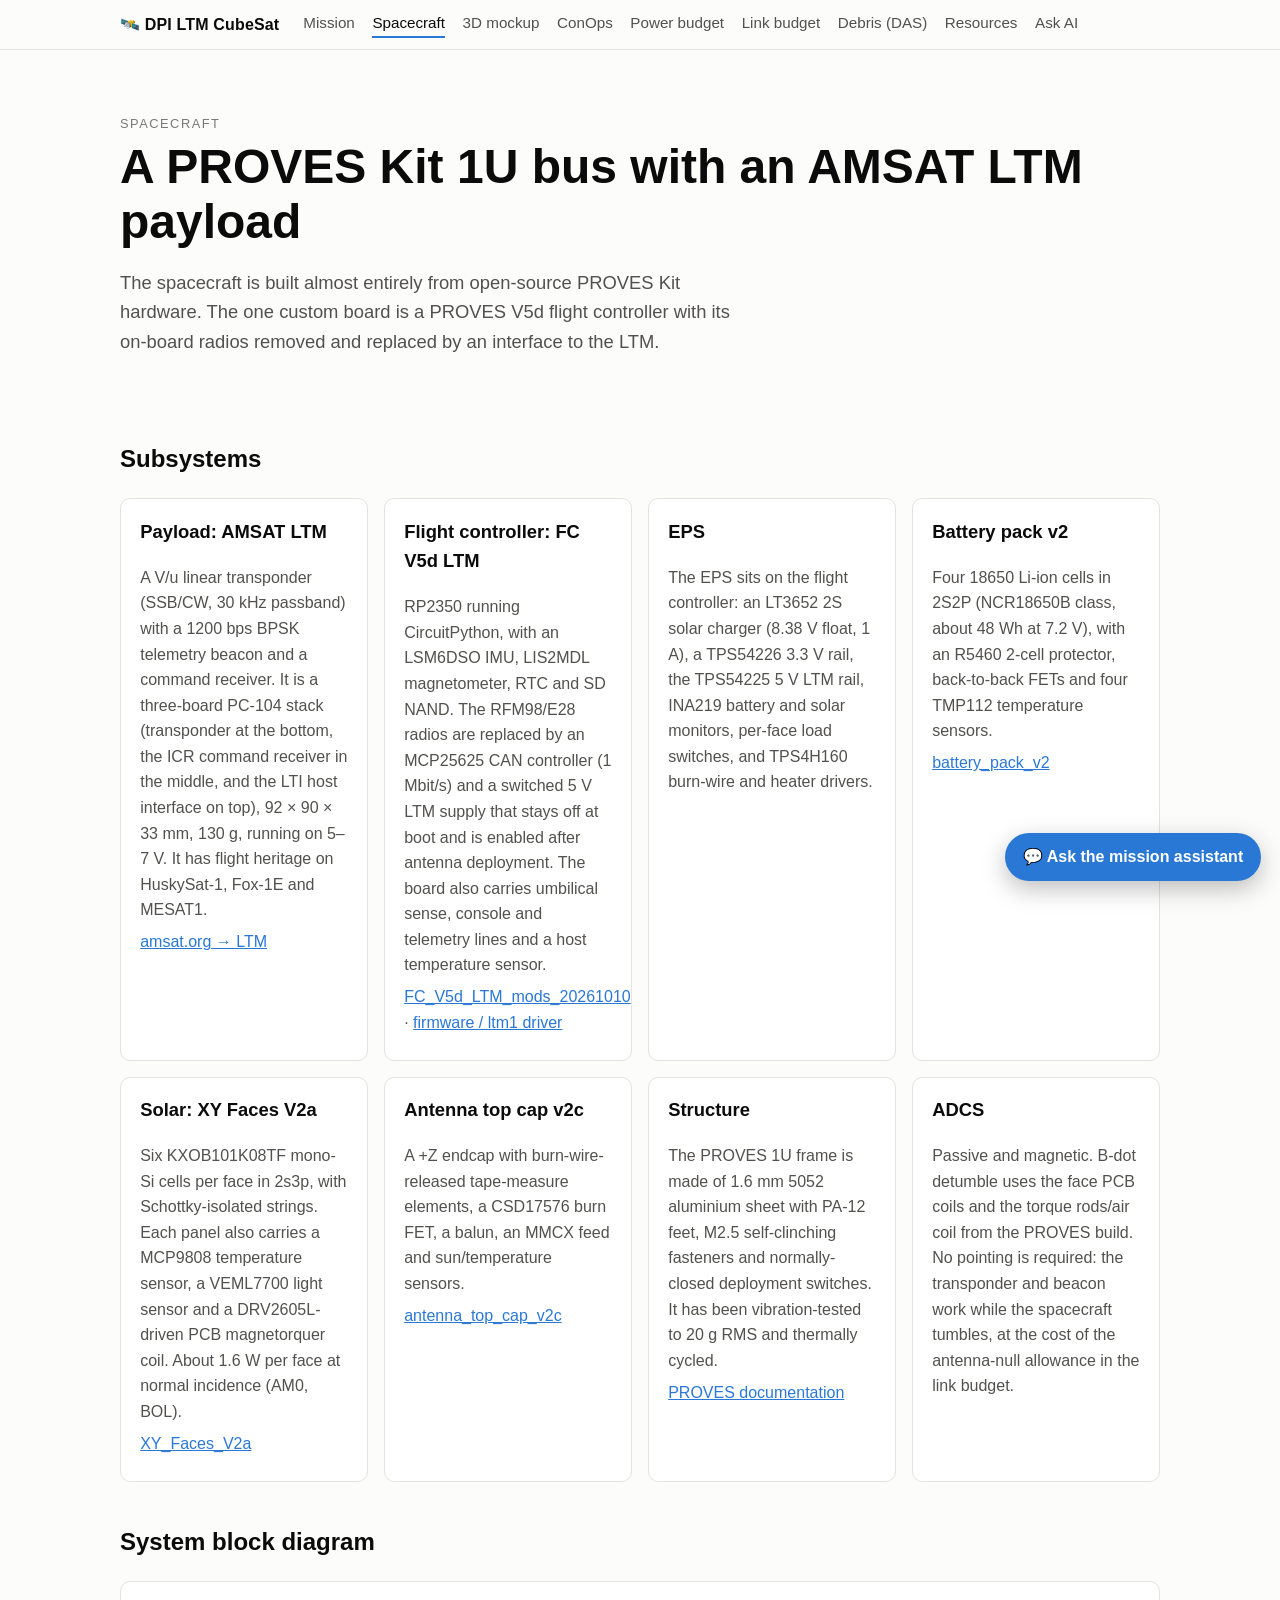
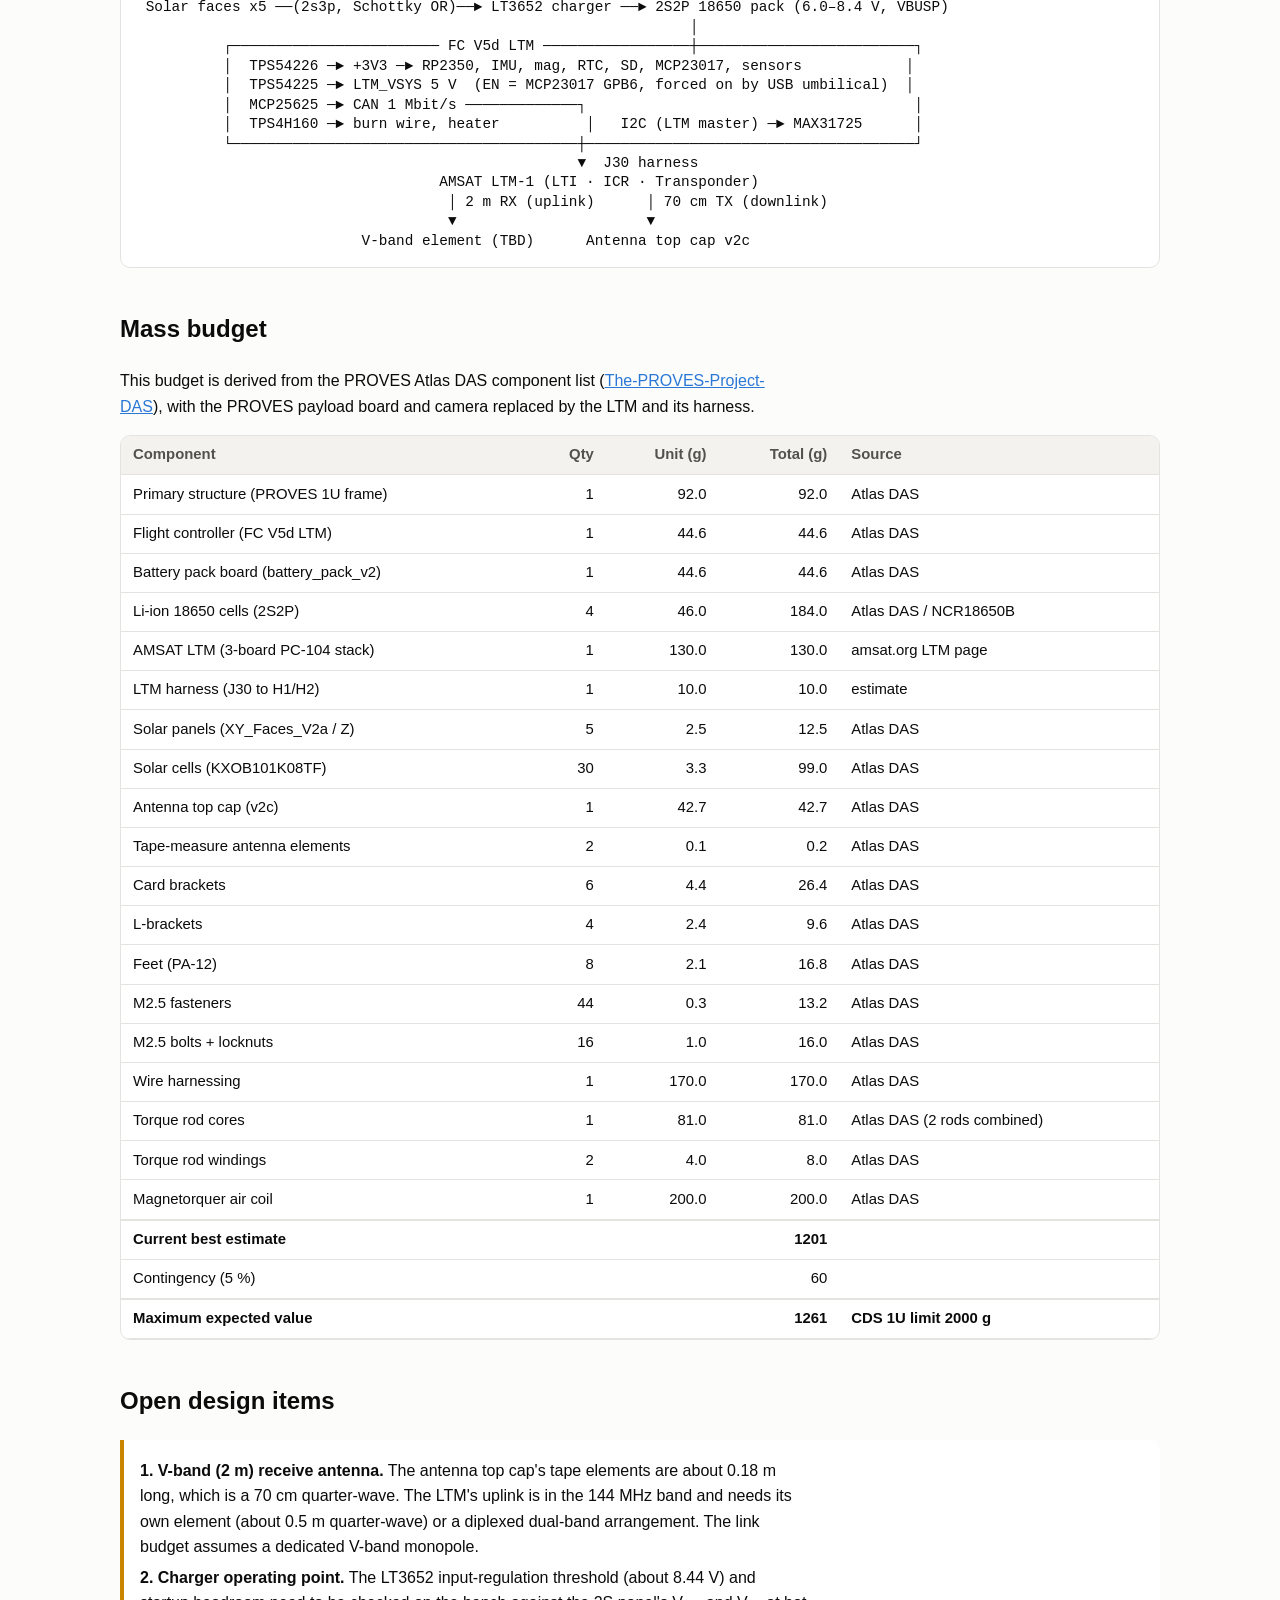
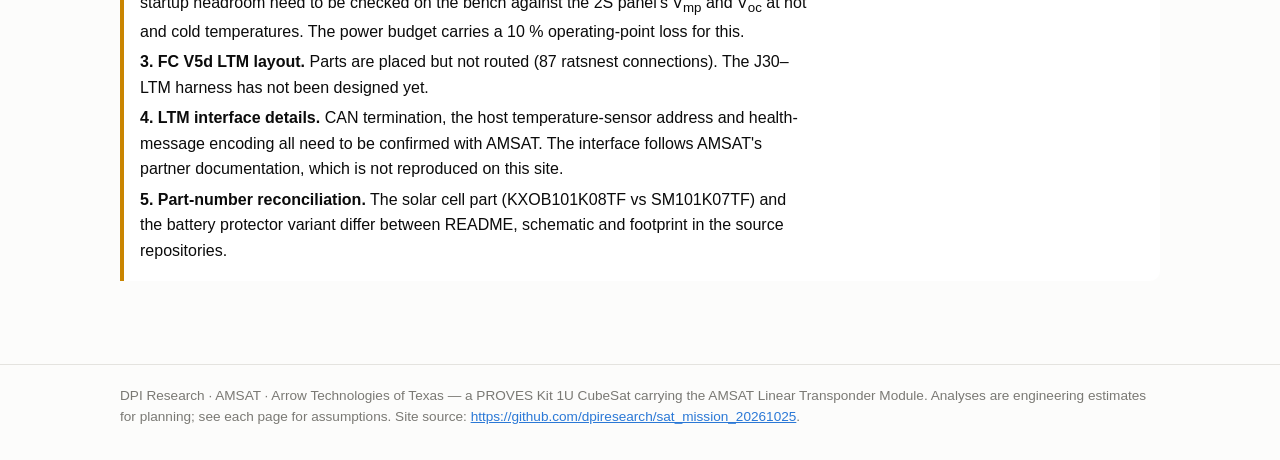
<file: public/spacecraft.html>
<!doctype html>
<html lang="en">
<head>
<meta charset="utf-8">
<meta name="viewport" content="width=device-width, initial-scale=1">
<title>Spacecraft · DPI LTM CubeSat</title>
<meta name="description" content="DPI LTM CubeSat: a 1U PROVES-based CubeSat flying the AMSAT Linear Transponder Module.">
<link rel="stylesheet" href="styles.css">
<script>window.CHAT_API = "https://ft7wexcs4a3gsxrlkjhkfuvalu0zglan.lambda-url.us-east-1.on.aws/";</script><script src="chat.js" defer></script>
</head>
<body>
<header class="site"><div class="inner">
<a class="brand" href="index.html">🛰️ DPI LTM CubeSat</a>
<nav><a href="index.html">Mission</a><a href="spacecraft.html" class="active">Spacecraft</a><a href="mockup.html">3D mockup</a><a href="conops.html">ConOps</a><a href="power.html">Power budget</a><a href="link.html">Link budget</a><a href="das.html">Debris (DAS)</a><a href="resources.html">Resources</a><a href="ask.html">Ask AI</a></nav>
</div></header>
<main>

<section class="hero"><div class="kicker">Spacecraft</div>
<h1>A PROVES Kit 1U bus with an AMSAT LTM payload</h1>
<p class="lede">The spacecraft is built almost entirely from open-source PROVES Kit hardware. The one custom board is a
PROVES V5d flight controller with its on-board radios removed and replaced by an interface to the LTM.</p></section>

<h2>Subsystems</h2>
<div class="grid">
<div class="card"><h3>Payload: AMSAT LTM</h3>
<p>A V/u linear transponder (SSB/CW, 30 kHz passband) with a 1200 bps BPSK telemetry beacon and a command receiver.
It is a three-board PC-104 stack (transponder at the bottom, the ICR command receiver in the middle, and the LTI host interface on top), 92 × 90 × 33 mm, 130 g, running on 5–7 V.
It has flight heritage on HuskySat-1, Fox-1E and MESAT1.</p><p><a href="https://www.amsat.org/amsat-linear-transponder-module/">amsat.org → LTM</a></p></div>
<div class="card"><h3>Flight controller: FC V5d LTM</h3>
<p>RP2350 running CircuitPython, with an LSM6DSO IMU, LIS2MDL magnetometer, RTC and SD NAND. The RFM98/E28 radios are replaced by an
MCP25625 CAN controller (1 Mbit/s) and a switched 5 V LTM supply that stays off at boot and is enabled after
antenna deployment. The board also carries umbilical sense, console and telemetry lines and a host temperature sensor.</p>
<p><a href="https://github.com/dpiresearch/claude_flight_board/tree/main/hardware/FC_V5d_LTM_mods_20261010">FC_V5d_LTM_mods_20261010</a> · <a href="https://github.com/dpiresearch/claude_flight_board/tree/main/firmware">firmware / ltm1 driver</a></p></div>
<div class="card"><h3>EPS</h3>
<p>The EPS sits on the flight controller: an LT3652 2S solar charger (8.38 V float, 1 A), a TPS54226 3.3 V rail, the TPS54225 5 V
LTM rail, INA219 battery and solar monitors, per-face load switches, and TPS4H160 burn-wire and heater drivers.</p></div>
<div class="card"><h3>Battery pack v2</h3>
<p>Four 18650 Li-ion cells in 2S2P (NCR18650B class, about 48 Wh at 7.2 V), with an R5460 2-cell protector,
back-to-back FETs and four TMP112 temperature sensors.</p><p><a href="https://github.com/proveskit/battery_board/tree/main/battery_pack_v2">battery_pack_v2</a></p></div>
<div class="card"><h3>Solar: XY Faces V2a</h3>
<p>Six KXOB101K08TF mono-Si cells per face in 2s3p, with Schottky-isolated strings. Each panel also carries a
MCP9808 temperature sensor, a VEML7700 light sensor and a DRV2605L-driven PCB magnetorquer coil.
About 1.6 W per face at normal incidence (AM0, BOL).</p><p><a href="https://github.com/proveskit/solar_boards/tree/main/XY_Faces_V2a">XY_Faces_V2a</a></p></div>
<div class="card"><h3>Antenna top cap v2c</h3>
<p>A +Z endcap with burn-wire-released tape-measure elements, a CSD17576 burn FET, a balun, an MMCX feed and
sun/temperature sensors.</p><p><a href="https://github.com/proveskit/antenna-board/tree/main/antenna_top_cap_v2c">antenna_top_cap_v2c</a></p></div>
<div class="card"><h3>Structure</h3>
<p>The PROVES 1U frame is made of 1.6 mm 5052 aluminium sheet with PA-12 feet, M2.5 self-clinching fasteners and normally-closed
deployment switches. It has been vibration-tested to 20 g RMS and thermally cycled.</p><p><a href="https://github.com/proveskit/Documentation">PROVES documentation</a></p></div>
<div class="card"><h3>ADCS</h3>
<p>Passive and magnetic. B-dot detumble uses the face PCB coils and the torque rods/air coil from the PROVES build. No pointing is
required: the transponder and beacon work while the spacecraft tumbles, at the cost of the antenna-null allowance in the link budget.</p></div>
</div>

<h2>System block diagram</h2>
<div class="table-wrap" style="padding:1rem"><pre class="mono" style="margin:0;line-height:1.35">
 Solar faces x5 ──(2s3p, Schottky OR)──► LT3652 charger ──► 2S2P 18650 pack (6.0–8.4 V, VBUSP)
                                                                │
          ┌──────────────────────── FC V5d LTM ─────────────────┼─────────────────────────┐
          │  TPS54226 ─► +3V3 ─► RP2350, IMU, mag, RTC, SD, MCP23017, sensors            │
          │  TPS54225 ─► LTM_VSYS 5 V  (EN = MCP23017 GPB6, forced on by USB umbilical)  │
          │  MCP25625 ─► CAN 1 Mbit/s ─────────────┐                                      │
          │  TPS4H160 ─► burn wire, heater          │   I2C (LTM master) ─► MAX31725      │
          └────────────────────────────────────────┼──────────────────────────────────────┘
                                                   ▼  J30 harness
                                   AMSAT LTM-1 (LTI · ICR · Transponder)
                                    │ 2 m RX (uplink)      │ 70 cm TX (downlink)
                                    ▼                      ▼
                          V-band element (TBD)      Antenna top cap v2c
</pre></div>

<h2>Mass budget</h2>
<p>This budget is derived from the PROVES Atlas DAS component list (<a href="https://github.com/proveskit/The-PROVES-Project-DAS">The-PROVES-Project-DAS</a>),
with the PROVES payload board and camera replaced by the LTM and its harness.</p>
<div class="table-wrap"><table><thead><tr><th>Component</th><th class="num">Qty</th><th class="num">Unit (g)</th><th class="num">Total (g)</th><th>Source</th></tr></thead><tbody><tr><td>Primary structure (PROVES 1U frame)</td><td class="num">1</td><td class="num">92.0</td><td class="num">92.0</td><td>Atlas DAS</td></tr><tr><td>Flight controller (FC V5d LTM)</td><td class="num">1</td><td class="num">44.6</td><td class="num">44.6</td><td>Atlas DAS</td></tr><tr><td>Battery pack board (battery_pack_v2)</td><td class="num">1</td><td class="num">44.6</td><td class="num">44.6</td><td>Atlas DAS</td></tr><tr><td>Li-ion 18650 cells (2S2P)</td><td class="num">4</td><td class="num">46.0</td><td class="num">184.0</td><td>Atlas DAS / NCR18650B</td></tr><tr><td>AMSAT LTM (3-board PC-104 stack)</td><td class="num">1</td><td class="num">130.0</td><td class="num">130.0</td><td>amsat.org LTM page</td></tr><tr><td>LTM harness (J30 to H1/H2)</td><td class="num">1</td><td class="num">10.0</td><td class="num">10.0</td><td>estimate</td></tr><tr><td>Solar panels (XY_Faces_V2a / Z)</td><td class="num">5</td><td class="num">2.5</td><td class="num">12.5</td><td>Atlas DAS</td></tr><tr><td>Solar cells (KXOB101K08TF)</td><td class="num">30</td><td class="num">3.3</td><td class="num">99.0</td><td>Atlas DAS</td></tr><tr><td>Antenna top cap (v2c)</td><td class="num">1</td><td class="num">42.7</td><td class="num">42.7</td><td>Atlas DAS</td></tr><tr><td>Tape-measure antenna elements</td><td class="num">2</td><td class="num">0.1</td><td class="num">0.2</td><td>Atlas DAS</td></tr><tr><td>Card brackets</td><td class="num">6</td><td class="num">4.4</td><td class="num">26.4</td><td>Atlas DAS</td></tr><tr><td>L-brackets</td><td class="num">4</td><td class="num">2.4</td><td class="num">9.6</td><td>Atlas DAS</td></tr><tr><td>Feet (PA-12)</td><td class="num">8</td><td class="num">2.1</td><td class="num">16.8</td><td>Atlas DAS</td></tr><tr><td>M2.5 fasteners</td><td class="num">44</td><td class="num">0.3</td><td class="num">13.2</td><td>Atlas DAS</td></tr><tr><td>M2.5 bolts + locknuts</td><td class="num">16</td><td class="num">1.0</td><td class="num">16.0</td><td>Atlas DAS</td></tr><tr><td>Wire harnessing</td><td class="num">1</td><td class="num">170.0</td><td class="num">170.0</td><td>Atlas DAS</td></tr><tr><td>Torque rod cores</td><td class="num">1</td><td class="num">81.0</td><td class="num">81.0</td><td>Atlas DAS (2 rods combined)</td></tr><tr><td>Torque rod windings</td><td class="num">2</td><td class="num">4.0</td><td class="num">8.0</td><td>Atlas DAS</td></tr><tr><td>Magnetorquer air coil</td><td class="num">1</td><td class="num">200.0</td><td class="num">200.0</td><td>Atlas DAS</td></tr><tr class="total"><td><b>Current best estimate</b></td><td class="num"></td><td class="num"></td><td class="num"><b>1201</b></td><td></td></tr><tr><td>Contingency (5 %)</td><td class="num"></td><td class="num"></td><td class="num">60</td><td></td></tr><tr class="total"><td><b>Maximum expected value</b></td><td class="num"></td><td class="num"></td><td class="num"><b>1261</b></td><td>CDS 1U limit 2000 g</td></tr></tbody></table></div>

<h2>Open design items</h2>
<div class="callout warn">
<p><b>1. V-band (2 m) receive antenna.</b> The antenna top cap's tape elements are about 0.18 m long, which is a 70 cm quarter-wave.
The LTM's uplink is in the 144 MHz band and needs its own element (about 0.5 m quarter-wave) or a diplexed dual-band arrangement.
The link budget assumes a dedicated V-band monopole.</p>
<p><b>2. Charger operating point.</b> The LT3652 input-regulation threshold (about 8.44 V) and startup headroom need to be checked
on the bench against the 2S panel's V<sub>mp</sub> and V<sub>oc</sub> at hot and cold temperatures. The power budget carries a 10 % operating-point loss for this.</p>
<p><b>3. FC V5d LTM layout.</b> Parts are placed but not routed (87 ratsnest connections). The J30–LTM harness has not been designed yet.</p>
<p><b>4. LTM interface details.</b> CAN termination, the host temperature-sensor address and health-message encoding all need to be confirmed with AMSAT.
The interface follows AMSAT's partner documentation, which is not reproduced on this site.</p>
<p><b>5. Part-number reconciliation.</b> The solar cell part (KXOB101K08TF vs SM101K07TF) and the battery protector variant differ between
README, schematic and footprint in the source repositories.</p>
</div>

</main>
<footer class="site"><div class="inner">
DPI Research · AMSAT · Arrow Technologies of Texas — a PROVES Kit 1U CubeSat carrying the AMSAT Linear Transponder Module.
Analyses are engineering estimates for planning; see each page for assumptions. Site source: <a href="https://github.com/dpiresearch/sat_mission_20261025">https://github.com/dpiresearch/sat_mission_20261025</a>.
</div></footer>
</body>
</html>
</file>
<file: public/styles.css>
:root {
  color-scheme: light;
  --bg: #fcfcfb;
  --surface: #ffffff;
  --surface-2: #f3f2ef;
  --grid: #e4e3df;
  --text-primary: #0b0b0b;
  --text-secondary: #52514e;
  --text-muted: #7a7974;
  --accent: #2a78d6;
  --series-1: #2a78d6;
  --series-2: #eb6834;
  --series-3: #1baf7a;
  --series-4: #eda100;
  --series-5: #e87ba4;
  --good: #008300;
  --warning: #c98500;
  --critical: #d03b3b;
  --radius: 10px;
  --maxw: 1080px;
}
@media (prefers-color-scheme: dark) {
  :root {
    color-scheme: dark;
    --bg: #121211;
    --surface: #1a1a19;
    --surface-2: #232321;
    --grid: #33332f;
    --text-primary: #f0efec;
    --text-secondary: #c3c2b7;
    --text-muted: #8f8e86;
    --accent: #3987e5;
    --series-1: #3987e5;
    --series-2: #d95926;
    --series-3: #199e70;
    --series-4: #c98500;
    --series-5: #d55181;
    --good: #2ea043;
    --warning: #d29922;
    --critical: #e66767;
  }
}

* { box-sizing: border-box; }
html { scroll-behavior: smooth; }
body {
  margin: 0;
  font: 16px/1.6 -apple-system, BlinkMacSystemFont, "Segoe UI", Inter, Roboto, sans-serif;
  background: var(--bg);
  color: var(--text-primary);
}
a { color: var(--accent); }
code, .mono { font-family: ui-monospace, SFMono-Regular, Menlo, monospace; font-size: 0.9em; }

header.site {
  position: sticky; top: 0; z-index: 10;
  background: color-mix(in srgb, var(--bg) 88%, transparent);
  backdrop-filter: blur(8px);
  border-bottom: 1px solid var(--grid);
}
header.site .inner {
  max-width: var(--maxw); margin: 0 auto; padding: 0.7rem 1.25rem;
  display: flex; align-items: center; gap: 1.5rem; flex-wrap: wrap;
}
header.site .brand { font-weight: 700; text-decoration: none; color: var(--text-primary); letter-spacing: 0.01em; }
header.site nav { display: flex; gap: 1.1rem; flex-wrap: wrap; }
header.site nav a { color: var(--text-secondary); text-decoration: none; font-size: 0.95rem; }
header.site nav a:hover, header.site nav a.active { color: var(--text-primary); }
header.site nav a.active { border-bottom: 2px solid var(--accent); }

main { max-width: var(--maxw); margin: 0 auto; padding: 1.5rem 1.25rem 4rem; }
.hero { padding: 2.5rem 0 1.5rem; }
.hero .kicker { color: var(--text-muted); text-transform: uppercase; letter-spacing: 0.12em; font-size: 0.8rem; }
.hero h1 { font-size: clamp(2rem, 4.5vw, 3rem); line-height: 1.15; margin: 0.3rem 0 0.8rem; }
.hero p.lede { font-size: 1.15rem; color: var(--text-secondary); max-width: 62ch; }
h2 { margin-top: 2.6rem; font-size: 1.5rem; }
h3 { margin-top: 1.6rem; font-size: 1.15rem; }
p, li { max-width: 75ch; }

.grid { display: grid; gap: 1rem; grid-template-columns: repeat(auto-fit, minmax(230px, 1fr)); }
.card {
  background: var(--surface); border: 1px solid var(--grid); border-radius: var(--radius);
  padding: 1.1rem 1.2rem;
}
.card h3 { margin-top: 0; }
.card p { margin: 0.4rem 0; color: var(--text-secondary); }
a.card { text-decoration: none; color: inherit; transition: border-color 0.15s; }
a.card:hover { border-color: var(--accent); }

.stats { display: grid; gap: 1rem; grid-template-columns: repeat(auto-fit, minmax(150px, 1fr)); margin: 1.2rem 0; }
.stat { background: var(--surface); border: 1px solid var(--grid); border-radius: var(--radius); padding: 0.9rem 1rem; }
.stat .label { color: var(--text-muted); font-size: 0.82rem; text-transform: uppercase; letter-spacing: 0.06em; }
.stat .value { font-size: 1.7rem; font-weight: 650; font-variant-numeric: tabular-nums; }
.stat .sub { color: var(--text-secondary); font-size: 0.88rem; }

table { border-collapse: collapse; width: 100%; font-variant-numeric: tabular-nums; font-size: 0.93rem; }
.table-wrap { overflow-x: auto; background: var(--surface); border: 1px solid var(--grid); border-radius: var(--radius); margin: 1rem 0; }
th, td { text-align: left; padding: 0.45rem 0.75rem; border-bottom: 1px solid var(--grid); vertical-align: top; }
th { color: var(--text-secondary); font-weight: 600; background: var(--surface-2); }
td.num, th.num { text-align: right; }
tr.total td { font-weight: 650; border-top: 2px solid var(--grid); }
tr.section td { background: var(--surface-2); font-weight: 600; color: var(--text-secondary); }

.badge { display: inline-flex; align-items: center; gap: 0.3em; font-size: 0.82rem; font-weight: 600; padding: 0.05rem 0.5rem; border-radius: 999px; border: 1px solid currentColor; white-space: nowrap; }
.badge.good { color: var(--good); }
.badge.warn { color: var(--warning); }
.badge.bad { color: var(--critical); }

.callout { border-left: 4px solid var(--accent); background: var(--surface); padding: 0.8rem 1rem; border-radius: 0 var(--radius) var(--radius) 0; margin: 1.2rem 0; }
.callout.warn { border-left-color: var(--warning); }
.callout p { margin: 0.3rem 0; }

figure.chart { margin: 1.4rem 0; background: var(--surface); border: 1px solid var(--grid); border-radius: var(--radius); padding: 1rem 1rem 0.6rem; position: relative; }
figure.chart figcaption .title { font-weight: 650; }
figure.chart figcaption .subtitle { color: var(--text-secondary); font-size: 0.9rem; }
figure.chart svg { width: 100%; height: auto; display: block; overflow: visible; }
figure.chart .legend { display: flex; gap: 1rem; flex-wrap: wrap; font-size: 0.85rem; color: var(--text-secondary); margin: 0.4rem 0; }
figure.chart .legend .key { display: inline-block; width: 14px; height: 3px; border-radius: 2px; vertical-align: middle; margin-right: 0.35rem; }
figure.chart .legend .key.sw { height: 10px; width: 10px; border-radius: 2px; }
svg .gridline { stroke: var(--grid); stroke-width: 1; }
svg .axis-text { fill: var(--text-muted); font-size: 11px; }
svg .label-text { fill: var(--text-secondary); font-size: 11px; }
svg .ref-line { stroke: var(--critical); stroke-width: 1.5; }
svg .ref-text { fill: var(--text-secondary); font-size: 11px; }
.tooltip {
  position: absolute; pointer-events: none; background: var(--surface); color: var(--text-primary);
  border: 1px solid var(--grid); border-radius: 8px; padding: 0.4rem 0.6rem; font-size: 0.82rem;
  box-shadow: 0 4px 14px rgb(0 0 0 / 0.12); white-space: nowrap; display: none; z-index: 5;
}
.tooltip .k { display: inline-block; width: 8px; height: 8px; border-radius: 50%; margin-right: 0.35rem; }
details { margin: 0.6rem 0; }
details summary { cursor: pointer; color: var(--text-secondary); font-size: 0.9rem; }

.timeline { list-style: none; padding: 0; margin: 1rem 0; border-left: 2px solid var(--grid); }
.timeline li { position: relative; padding: 0 0 1.1rem 1.4rem; }
.timeline li::before { content: ""; position: absolute; left: -7px; top: 0.45rem; width: 12px; height: 12px; border-radius: 50%; background: var(--accent); border: 2px solid var(--bg); }
.timeline .when { font-weight: 650; }
.timeline .what { color: var(--text-secondary); }

.modes { display: grid; gap: 0.6rem; grid-template-columns: repeat(auto-fit, minmax(150px, 1fr)); margin: 1rem 0; }
.mode { background: var(--surface); border: 1px solid var(--grid); border-radius: var(--radius); padding: 0.7rem 0.8rem; font-size: 0.9rem; }
.mode b { display: block; }
.mode span { color: var(--text-secondary); }

footer.site { border-top: 1px solid var(--grid); color: var(--text-muted); font-size: 0.85rem; }
footer.site .inner { max-width: var(--maxw); margin: 0 auto; padding: 1.2rem 1.25rem 2rem; }

/* ---------------------------------------------------------------- mockup */
.mockup-wrap { position: relative; background: radial-gradient(ellipse at 50% 35%, var(--surface-2), var(--surface) 70%); border: 1px solid var(--grid); border-radius: var(--radius); overflow: hidden; }
#mockup { width: 100%; height: min(72vh, 640px); cursor: grab; }
#mockup canvas { display: block; width: 100%; height: 100%; }
#mockup-labels { position: absolute; inset: 0; pointer-events: none; }
.mockup-label { position: absolute; left: 0; top: 0; font-size: 0.75rem; color: var(--text-primary); background: color-mix(in srgb, var(--surface) 85%, transparent); border: 1px solid var(--grid); border-radius: 6px; padding: 0.1rem 0.4rem; white-space: nowrap; }
#mockup-tip { position: absolute; display: none; max-width: 290px; pointer-events: none; background: var(--surface); border: 1px solid var(--grid); border-radius: 8px; padding: 0.5rem 0.65rem; font-size: 0.82rem; box-shadow: 0 6px 18px rgb(0 0 0 / 0.18); z-index: 3; }
.mockup-bar { display: flex; flex-wrap: wrap; gap: 0.5rem; padding: 0.7rem; border-top: 1px solid var(--grid); background: var(--surface); }
.mockup-bar button, .chat button { font: inherit; font-size: 0.85rem; padding: 0.35rem 0.75rem; border-radius: 999px; border: 1px solid var(--grid); background: var(--surface-2); color: var(--text-primary); cursor: pointer; }
.mockup-bar button:hover, .chat button:hover { border-color: var(--accent); }
.mockup-bar button[aria-pressed="true"] { background: var(--accent); color: #fff; border-color: var(--accent); }
.mockup-bar .sep { flex: 1; }
.key-list { display: grid; grid-template-columns: repeat(auto-fit, minmax(240px, 1fr)); gap: 0.4rem 1.2rem; padding: 0; list-style: none; }
.key-list li { display: flex; gap: 0.5rem; align-items: baseline; color: var(--text-secondary); font-size: 0.92rem; }
.key-list .sw { flex: none; width: 12px; height: 12px; border-radius: 3px; transform: translateY(2px); }

/* ---------------------------------------------------------------- chat */
.chat-fab { position: fixed; right: 1.2rem; bottom: 1.2rem; z-index: 40; font: inherit; font-weight: 600; padding: 0.7rem 1.1rem; border-radius: 999px; border: none; background: var(--accent); color: #fff; box-shadow: 0 8px 24px rgb(0 0 0 / 0.25); cursor: pointer; }
.chat { display: flex; flex-direction: column; background: var(--surface); border: 1px solid var(--grid); border-radius: 14px; }
.chat-floating { position: fixed; right: 1.2rem; bottom: 1.2rem; z-index: 41; width: min(420px, calc(100vw - 2rem)); height: min(620px, calc(100vh - 6rem)); box-shadow: 0 12px 40px rgb(0 0 0 / 0.3); display: none; }
.chat-floating.open { display: flex; }
.chat-inline { height: min(75vh, 760px); }
.chat-head { display: flex; align-items: center; gap: 0.6rem; padding: 0.7rem 0.9rem; border-bottom: 1px solid var(--grid); }
.chat-head span { color: var(--text-muted); font-size: 0.8rem; flex: 1; }
.chat-head .chat-close { border: none; background: none; font-size: 1.4rem; line-height: 1; padding: 0 0.3rem; }
.chat-log { flex: 1; overflow-y: auto; padding: 0.9rem; display: flex; flex-direction: column; gap: 0.7rem; }
.msg { max-width: 92%; padding: 0.55rem 0.8rem; border-radius: 12px; font-size: 0.93rem; line-height: 1.5; overflow-wrap: anywhere; }
.msg p { margin: 0.3rem 0; } .msg ul, .msg ol { margin: 0.3rem 0; padding-left: 1.2rem; } .msg h4 { margin: 0.5rem 0 0.2rem; }
.msg pre { overflow-x: auto; background: var(--surface-2); padding: 0.5rem; border-radius: 6px; }
.msg .table-wrap { margin: 0.4rem 0; font-size: 0.85rem; }
.msg.user { align-self: flex-end; background: var(--accent); color: #fff; }
.msg.assistant { align-self: flex-start; background: var(--surface-2); }
.msg.error { border: 1px solid var(--critical); }
.msg-sources { margin-top: 0.4rem; font-size: 0.8rem; color: var(--text-secondary); }
.msg-sources ul { padding-left: 1.1rem; margin: 0.3rem 0 0; }
.chat-suggest { display: flex; flex-direction: column; gap: 0.35rem; margin-top: 0.5rem; }
.chat-suggest button { text-align: left; border-radius: 10px; }
.chat-form { display: flex; gap: 0.5rem; padding: 0.7rem; border-top: 1px solid var(--grid); }
.chat-form textarea { flex: 1; resize: none; font: inherit; font-size: 0.93rem; padding: 0.5rem 0.6rem; border-radius: 10px; border: 1px solid var(--grid); background: var(--bg); color: var(--text-primary); }
.chat-form button[type="submit"] { background: var(--accent); color: #fff; border-color: var(--accent); border-radius: 10px; }
.chat-foot { font-size: 0.72rem; color: var(--text-muted); padding: 0 0.9rem 0.6rem; }
.dots i { display: inline-block; width: 6px; height: 6px; margin-right: 3px; border-radius: 50%; background: var(--text-muted); animation: blink 1.2s infinite; }
.dots i:nth-child(2) { animation-delay: 0.2s; } .dots i:nth-child(3) { animation-delay: 0.4s; }
@keyframes blink { 0%, 80%, 100% { opacity: 0.25; } 40% { opacity: 1; } }
</file>
